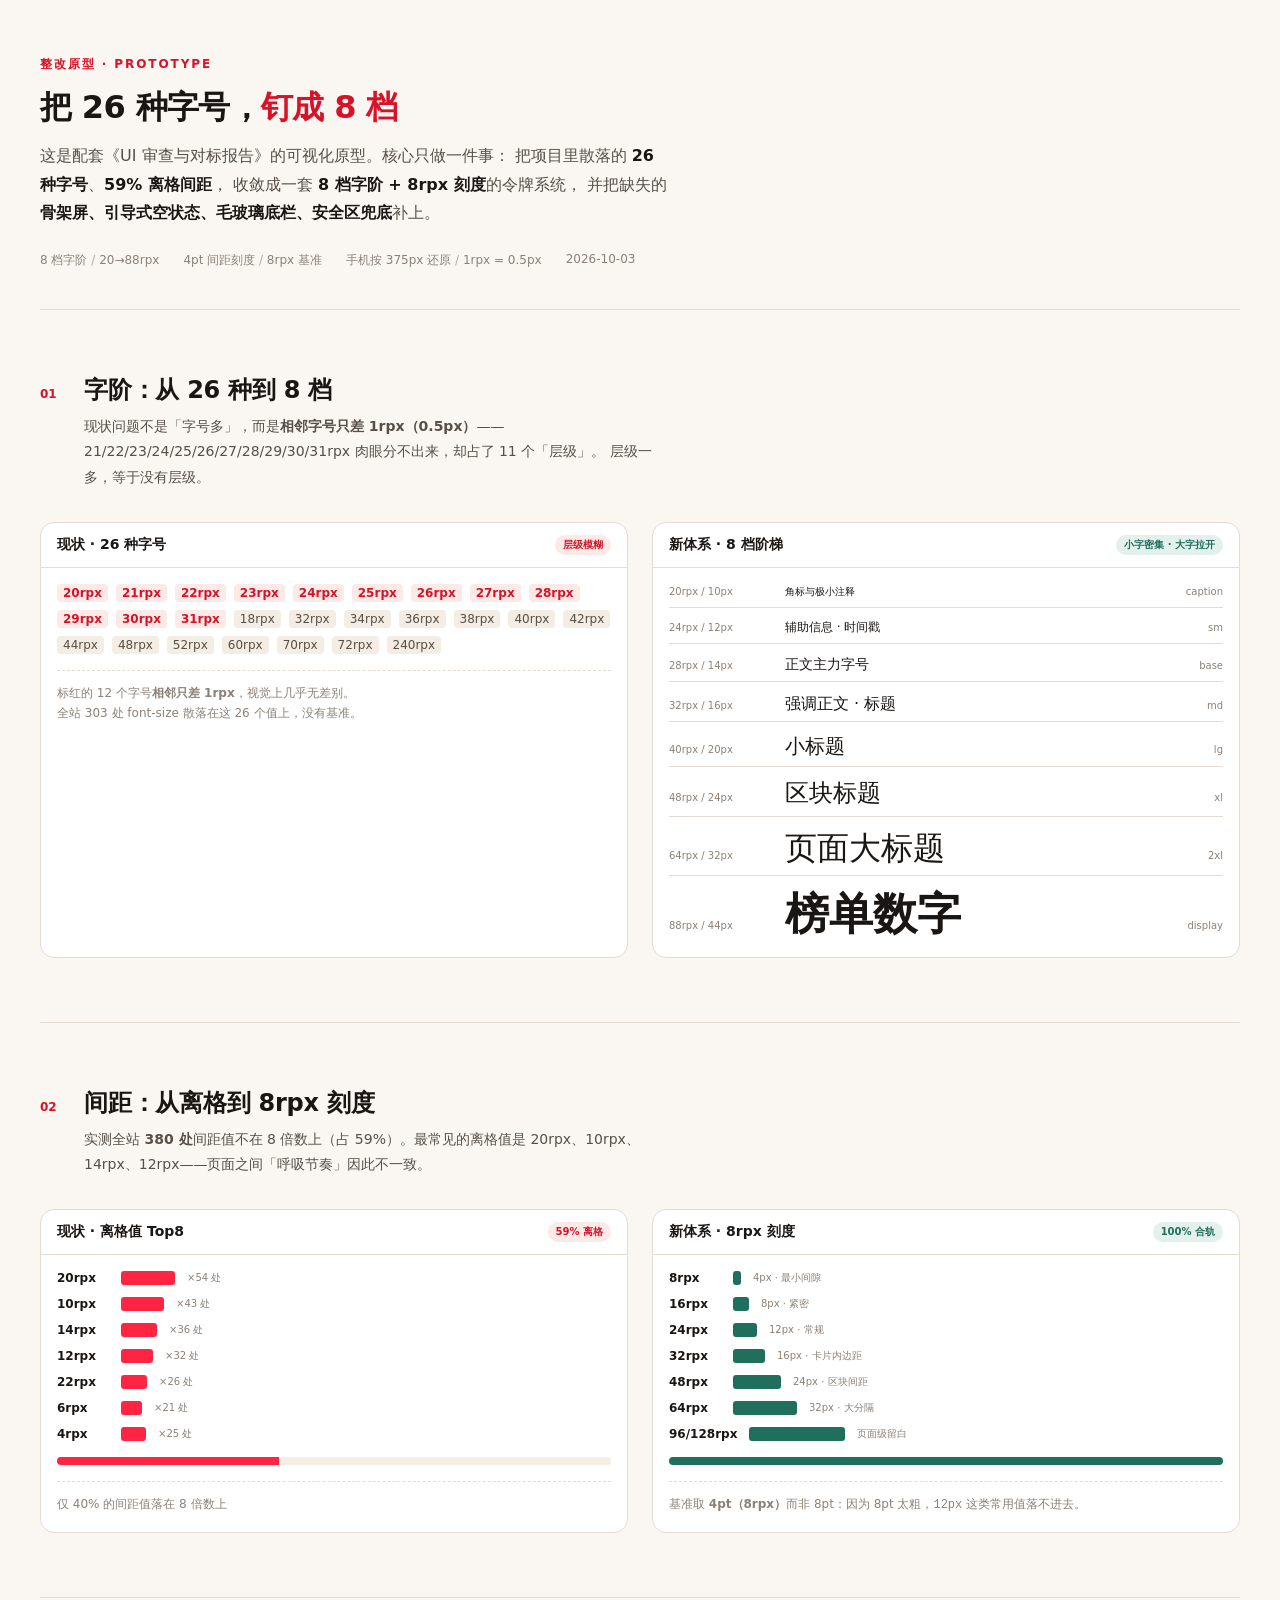
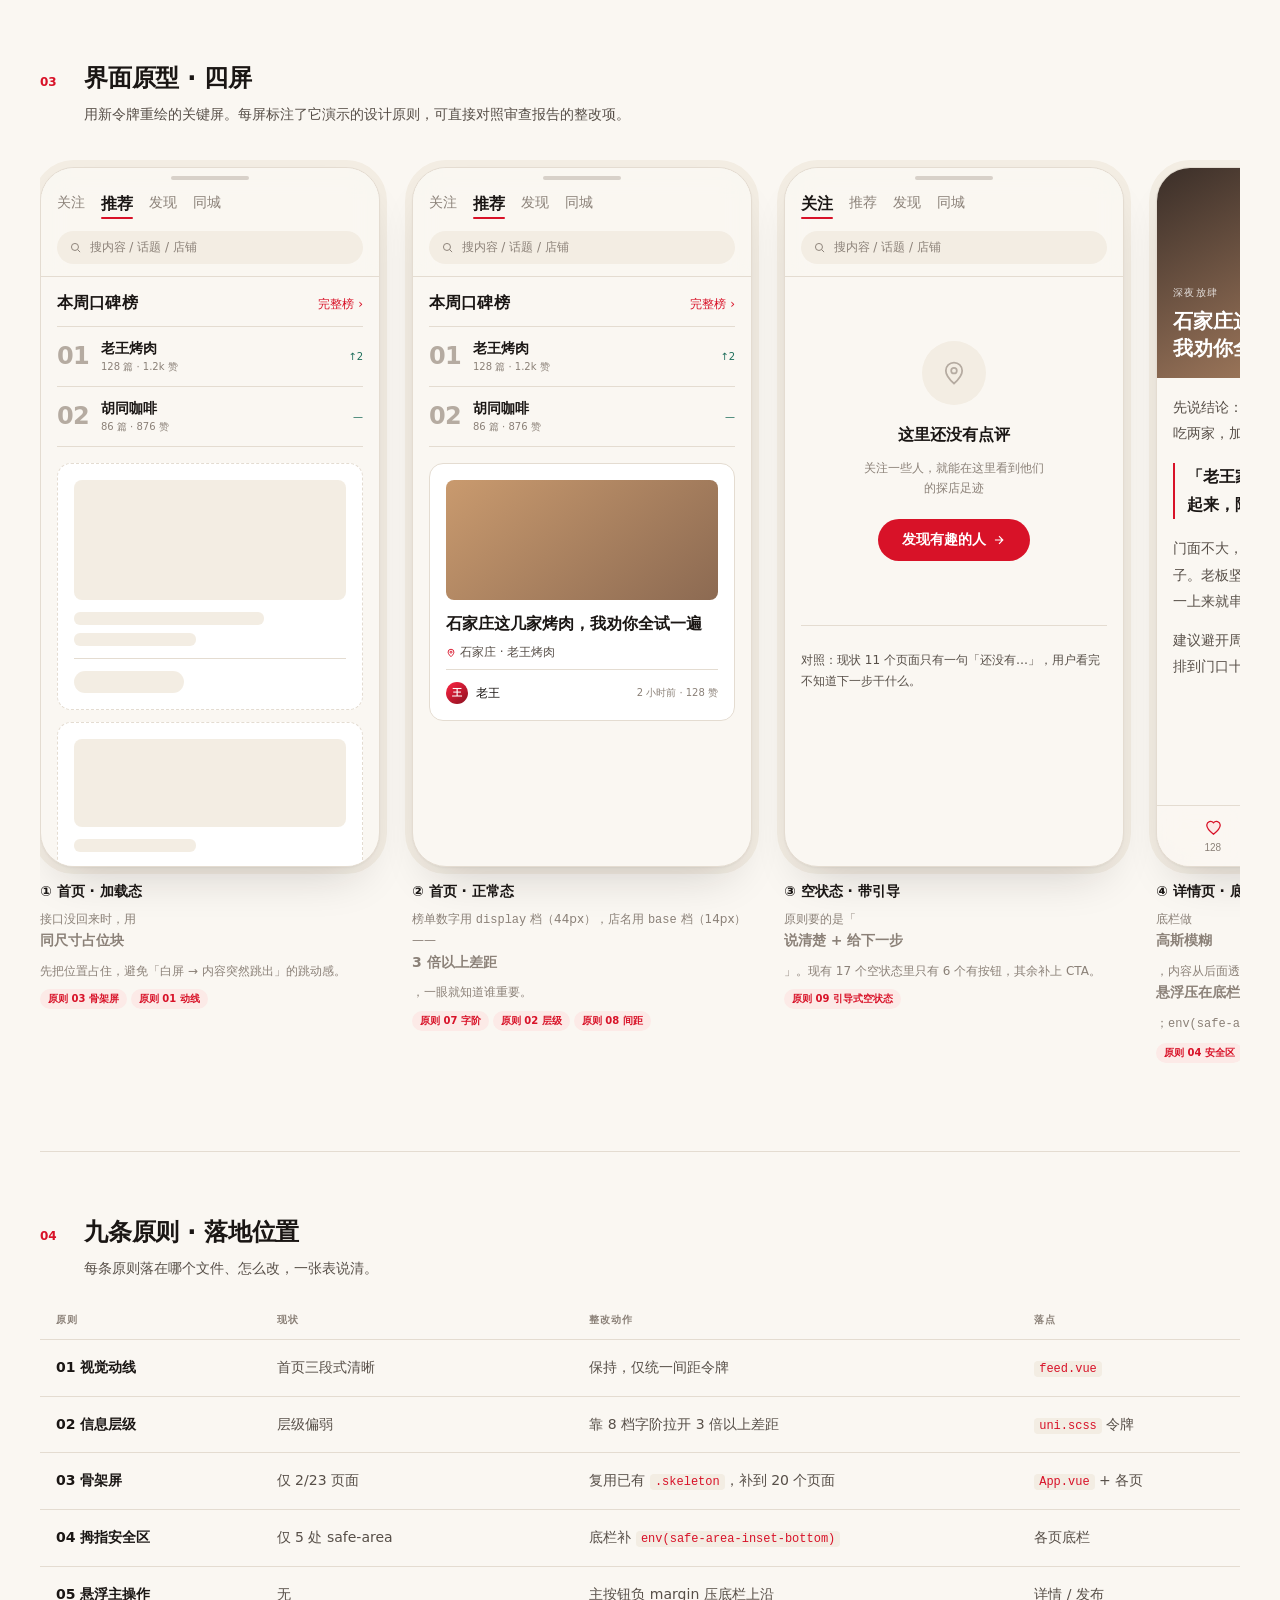
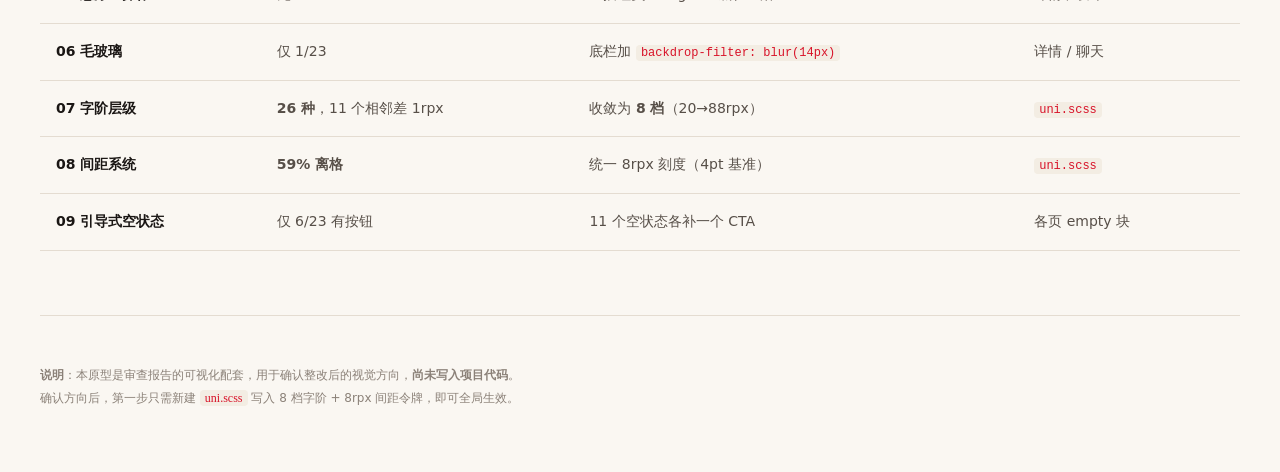
<file: 设计/UI整改原型-9原则落地.html>
<!DOCTYPE html>
<html lang="zh-CN">
<head>
<meta charset="UTF-8">
<meta name="viewport" content="width=device-width, initial-scale=1">
<title>本地点评 · 整改原型（9 原则落地）</title>
<style>
/* ============================================================
   本地点评 · 9 原则整改原型
   设计令牌严格对齐审查报告结论：
     字阶 8 档 / 间距 8rpx 刻度 / 品牌双色红
   手机按 375px 宽还原，rpx → px 比例 1rpx = 0.5px
   ============================================================ */
:root{
  /* —— 8 档字阶（20/24/28/32/40/48/64/88 rpx）—— */
  --fs-caption:10px;      /* 20rpx 角标 */
  --fs-sm:12px;           /* 24rpx 辅助 */
  --fs-base:14px;         /* 28rpx 正文 */
  --fs-md:16px;           /* 32rpx 强调 */
  --fs-lg:20px;           /* 40rpx 小标题 */
  --fs-xl:24px;           /* 48rpx 标题 */
  --fs-2xl:32px;          /* 64rpx 大标题 */
  --fs-display:44px;      /* 88rpx 英雄数字 */

  /* —— 间距：8rpx 刻度 —— */
  --sp-1:4px;   --sp-2:8px;   --sp-3:12px;  --sp-4:16px;
  --sp-5:24px;  --sp-6:32px;  --sp-7:48px;  --sp-8:64px;

  /* —— 品牌与中性（对齐项目 --dp-*）—— */
  --paper:#faf7f2;
  --card:#ffffff;
  --soft:#f3ede3;
  --ink:#1a1614;
  --ink2:#574f48;
  --ink3:#8b8178;
  --ink4:#b5aba1;
  --line:#e4dcd1;
  --brand:#ff2442;
  --brand-deep:#d81228;
  --accent-soft:#fceae7;
  --jade:#1f6f5c;

  --r-md:8px; --r-lg:14px; --r-pill:999px;
  --e-expo:cubic-bezier(0.16,1,0.3,1);
}
*,*::before,*::after{box-sizing:border-box}
body{
  margin:0;background:var(--paper);color:var(--ink);
  font-family:'PingFang SC','Microsoft YaHei',-apple-system,BlinkMacSystemFont,system-ui,sans-serif;
  -webkit-font-smoothing:antialiased;overflow-x:hidden;
}
.wrap{width:min(1200px,100% - 48px);margin-inline:auto}
@media(max-width:720px){.wrap{width:calc(100% - 32px)}}

/* ---------- 头部 ---------- */
header{padding:56px 0 40px;border-bottom:1px solid var(--line)}
.eyebrow{
  font-size:var(--fs-sm);letter-spacing:.16em;text-transform:uppercase;
  color:var(--brand-deep);font-weight:600;margin-bottom:var(--sp-4);
}
h1{font-size:var(--fs-2xl);line-height:1.15;margin:0 0 var(--sp-4);letter-spacing:-.02em}
h1 em{font-style:normal;color:var(--brand-deep)}
.lede{font-size:var(--fs-md);line-height:1.8;color:var(--ink2);max-width:62ch;margin:0}
.lede b{color:var(--ink);font-weight:600}
.meta{
  display:flex;flex-wrap:wrap;gap:var(--sp-2) var(--sp-5);margin-top:var(--sp-5);
  font-size:var(--fs-sm);color:var(--ink3);
}
.meta i{font-style:normal;color:var(--ink4)}

/* ---------- 通用区块 ---------- */
section{padding:var(--sp-8) 0;border-bottom:1px solid var(--line)}
.sec-head{display:flex;align-items:baseline;gap:var(--sp-4);margin-bottom:var(--sp-6)}
.sec-no{
  font-size:var(--fs-sm);font-weight:600;color:var(--brand-deep);
  min-width:28px;font-variant-numeric:tabular-nums;
}
.sec-t{font-size:var(--fs-xl);margin:0;letter-spacing:-.01em}
.sec-d{font-size:var(--fs-base);color:var(--ink2);line-height:1.8;margin:var(--sp-2) 0 0;max-width:64ch}
.tag{
  display:inline-flex;align-items:center;gap:4px;font-size:var(--fs-caption);
  padding:3px 8px;border-radius:var(--r-pill);
  background:var(--accent-soft);color:var(--brand-deep);font-weight:600;
  white-space:nowrap;
}
.tag--ok{background:#e4f0ec;color:var(--jade)}
.tag--bad{background:#fceae7;color:var(--brand-deep)}

/* ---------- 字阶对比 ---------- */
.scale-compare{display:grid;gap:var(--sp-5)}
@media(min-width:900px){.scale-compare{grid-template-columns:1fr 1fr}}
.panel{border:1px solid var(--line);border-radius:var(--r-lg);background:var(--card);overflow:hidden}
.panel-h{
  padding:var(--sp-3) var(--sp-4);border-bottom:1px solid var(--line);
  display:flex;justify-content:space-between;align-items:center;gap:var(--sp-3);
}
.panel-h b{font-size:var(--fs-base)}
.panel-b{padding:var(--sp-4)}

/* 现状：26 种字号挤成一团 */
.mess{display:flex;flex-wrap:wrap;gap:var(--sp-2);align-items:baseline}
.mess span{
  font-size:var(--fs-sm);color:var(--ink2);font-variant-numeric:tabular-nums;
  padding:2px 6px;border-radius:4px;background:var(--soft);
}
.mess span.hot{background:#fceae7;color:var(--brand-deep);font-weight:600}
.mess-note{
  margin-top:var(--sp-4);padding-top:var(--sp-3);border-top:1px dashed var(--line);
  font-size:var(--fs-sm);color:var(--ink3);line-height:1.7;
}

/* 新体系：8 档阶梯 */
.ladder{display:flex;flex-direction:column;gap:var(--sp-3)}
.rung{display:flex;align-items:baseline;gap:var(--sp-3);padding-bottom:var(--sp-2);border-bottom:1px solid var(--line)}
.rung:last-child{border-bottom:0;padding-bottom:0}
.rung-meta{
  font-size:var(--fs-caption);color:var(--ink3);min-width:104px;
  font-variant-numeric:tabular-nums;flex-shrink:0;line-height:1.5;
}
.rung-demo{color:var(--ink);line-height:1.2;white-space:nowrap;overflow:hidden;text-overflow:ellipsis}
.rung-use{font-size:var(--fs-caption);color:var(--ink3);margin-left:auto;flex-shrink:0}

/* ---------- 间距可视化 ---------- */
.grid-demo{display:grid;gap:var(--sp-5)}
@media(min-width:820px){.grid-demo{grid-template-columns:1fr 1fr}}
.bars{display:flex;flex-direction:column;gap:var(--sp-3)}
.bar-row{display:flex;align-items:center;gap:var(--sp-3);font-size:var(--fs-sm);color:var(--ink2)}
.bar-row i{
  display:block;height:14px;border-radius:3px;flex-shrink:0;
  font-variant-numeric:tabular-nums;
}
.bar-row i.ok{background:var(--jade)}
.bar-row i.bad{background:var(--brand)}
.bar-row b{font-variant-numeric:tabular-nums;color:var(--ink);min-width:52px;font-weight:600}
.bar-row span{color:var(--ink3);font-size:var(--fs-caption)}
.progress{height:8px;border-radius:4px;background:var(--soft);overflow:hidden;margin-top:var(--sp-4)}
.progress i{display:block;height:100%;background:var(--brand);width:40%}
.progress.ok i{background:var(--jade);width:100%}

/* ---------- 手机原型 ---------- */
.screens{
  display:flex;gap:var(--sp-6);overflow-x:auto;padding:var(--sp-2) 0 var(--sp-5);
  scroll-snap-type:x mandatory;
}
.screens::-webkit-scrollbar{height:4px}
.screens::-webkit-scrollbar-thumb{background:var(--line);border-radius:2px}
@media(max-width:720px){.screens{margin-inline:-16px;padding-inline:16px}}
.shot{flex-shrink:0;display:flex;flex-direction:column;gap:var(--sp-4);scroll-snap-align:center}
.shot-cap{max-width:340px}
.shot-cap b{display:block;font-size:var(--fs-base);margin-bottom:var(--sp-2)}
.shot-cap p{font-size:var(--fs-sm);color:var(--ink3);line-height:1.7;margin:0}
.shot-cap .tag{margin-top:var(--sp-2);margin-right:4px}

.phone{
  width:340px;height:700px;background:var(--paper);border-radius:34px;
  border:1px solid var(--line);position:relative;overflow:hidden;
  box-shadow:0 1px 2px rgba(26,22,20,.04), 0 24px 48px -20px rgba(26,22,20,.2), 0 0 0 7px var(--soft);
}
.phone::before{
  content:'';position:absolute;top:8px;left:50%;translate:-50% 0;z-index:20;
  width:78px;height:4px;border-radius:2px;background:var(--ink4);opacity:.5;
}
.scr{height:100%;overflow-y:auto;overflow-x:hidden;scrollbar-width:none}
.scr::-webkit-scrollbar{display:none}

/* —— 顶栏（原则01 视觉动线起点）—— */
.topbar{
  position:sticky;top:0;z-index:10;
  padding:26px var(--sp-4) var(--sp-3);
  background:rgba(250,247,242,.86);
  backdrop-filter:blur(12px);
  border-bottom:1px solid var(--line);
}
.seg{display:flex;gap:var(--sp-4);margin-bottom:var(--sp-3)}
.seg span{font-size:var(--fs-base);color:var(--ink3);position:relative;padding-bottom:4px}
.seg span.on{color:var(--ink);font-weight:600;font-size:var(--fs-md)}
.seg span.on::after{
  content:'';position:absolute;left:0;bottom:0;width:100%;height:2px;
  background:var(--brand-deep);border-radius:1px;
}
.sbar{
  display:flex;align-items:center;gap:var(--sp-2);
  background:var(--soft);border-radius:var(--r-pill);
  padding:var(--sp-2) var(--sp-3);
}
.sbar .ic{width:13px;height:13px;stroke:var(--ink3);fill:none;stroke-width:1.8;flex-shrink:0}
.sbar .ph{font-size:var(--fs-sm);color:var(--ink3)}

/* —— 口碑榜（原则02 层级 / 原则07 字阶）—— */
.rank{padding:var(--sp-4) var(--sp-4) 0}
.rank-h{display:flex;justify-content:space-between;align-items:baseline;margin-bottom:var(--sp-3)}
.rank-h b{font-size:var(--fs-md);letter-spacing:.01em}
.rank-h a{font-size:var(--fs-sm);color:var(--brand-deep);font-weight:500;text-decoration:none}
.rank-row{
  display:grid;grid-template-columns:32px 1fr auto;gap:var(--sp-3);align-items:center;
  padding:var(--sp-3) 0;border-top:1px solid var(--line);
}
.rank-row:last-child{border-bottom:1px solid var(--line)}
.rank-no{
  font-size:var(--fs-xl);font-weight:700;line-height:.85;color:var(--ink4);
  font-variant-numeric:lining-nums;letter-spacing:-.03em;
}
.rank-row:first-child .rank-no{color:var(--brand-deep)}
.rank-nm{font-size:var(--fs-base);font-weight:600;line-height:1.35}
.rank-sb{font-size:var(--fs-caption);color:var(--ink3);margin-top:2px;font-variant-numeric:tabular-nums}
.rank-v{font-size:var(--fs-caption);color:var(--jade);font-variant-numeric:tabular-nums}

/* —— 内容流卡片（原则08 间距）—— */
.feed{padding:var(--sp-4)}
.feed-item{padding:var(--sp-4);border:1px solid var(--line);border-radius:var(--r-lg);background:var(--card);margin-bottom:var(--sp-3)}
.feed-cover{
  height:120px;border-radius:var(--r-md);margin-bottom:var(--sp-3);
  background:linear-gradient(140deg,#c99a6e,#8c6a52);
}
.feed-title{font-size:var(--fs-md);font-weight:600;line-height:1.45;margin:0 0 var(--sp-2)}
.feed-poi{
  display:inline-flex;align-items:center;gap:4px;font-size:var(--fs-sm);color:var(--ink2);
  margin-bottom:var(--sp-2);
}
.feed-poi svg{width:10px;height:10px;stroke:var(--brand-deep);fill:none;stroke-width:2.2}
.feed-by{display:flex;align-items:center;gap:var(--sp-2);padding-top:var(--sp-3);border-top:1px solid var(--line)}
.avatar{
  width:22px;height:22px;border-radius:var(--r-pill);flex-shrink:0;
  background:linear-gradient(140deg,var(--brand),#8a1020);
  display:grid;place-items:center;color:#fff;font-size:var(--fs-caption);font-weight:600;
}
.feed-nm{font-size:var(--fs-sm);font-weight:500}
.feed-mt{margin-left:auto;font-size:var(--fs-caption);color:var(--ink3);font-variant-numeric:tabular-nums}

/* —— 骨架屏（原则03）—— */
.sk{
  background:linear-gradient(90deg,#f3ede3 25%,#eae2d6 37%,#f3ede3 63%);
  background-size:400% 100%;animation:sk 1.2s ease infinite;border-radius:6px;
}
@keyframes sk{0%{background-position:100% 50%}100%{background-position:0 50%}}
.sk-cover{height:120px;border-radius:var(--r-md);margin-bottom:var(--sp-3)}
.sk-line{height:13px;margin-bottom:var(--sp-2)}
.sk-line.w70{width:70%}
.sk-line.w45{width:45%}

/* —— 空状态（原则09）—— */
.empty{
  padding:var(--sp-8) var(--sp-5);text-align:center;
  display:flex;flex-direction:column;align-items:center;gap:var(--sp-3);
}
.empty-ic{
  width:64px;height:64px;border-radius:var(--r-pill);background:var(--soft);
  display:grid;place-items:center;margin-bottom:var(--sp-2);
}
.empty-ic svg{width:28px;height:28px;stroke:var(--ink4);fill:none;stroke-width:1.5}
.empty-t{font-size:var(--fs-md);font-weight:600;color:var(--ink)}
.empty-d{font-size:var(--fs-sm);color:var(--ink3);line-height:1.7;max-width:24ch;margin:0}
.btn{
  display:inline-flex;align-items:center;gap:6px;
  padding:var(--sp-3) var(--sp-5);border-radius:var(--r-pill);
  font-size:var(--fs-base);font-weight:600;border:0;cursor:pointer;
  background:var(--brand-deep);color:#fff;margin-top:var(--sp-2);
  transition:transform .24s var(--e-expo);
}
.btn:active{transform:scale(.97)}
.btn--line{background:transparent;color:var(--ink2);border:1px solid var(--line)}

/* —— 详情页（原则04/05/06）—— */
.hero{
  height:210px;position:relative;
  background:linear-gradient(150deg,#3a2e28,#8c6a52 55%,#c99a6e);
}
.hero-txt{position:absolute;left:var(--sp-4);right:var(--sp-4);bottom:var(--sp-4);color:#fff}
.hero-kicker{font-size:var(--fs-caption);letter-spacing:.14em;opacity:.8;margin-bottom:var(--sp-2);text-transform:uppercase}
.hero h3{font-size:var(--fs-lg);line-height:1.35;margin:0;font-weight:700}
.detail-body{padding:var(--sp-4) var(--sp-4) 96px}
.detail-body p{font-size:var(--fs-base);line-height:1.9;color:var(--ink2);margin:0 0 var(--sp-3)}
.quote{
  margin:var(--sp-4) 0;padding-left:var(--sp-3);border-left:2px solid var(--brand-deep);
  font-size:var(--fs-md);font-weight:600;line-height:1.75;color:var(--ink);
}
/* 毛玻璃底栏 + 安全区（原则04/06） */
.actionbar{
  position:absolute;left:0;right:0;bottom:0;z-index:15;
  display:grid;grid-template-columns:repeat(3,1fr);
  background:rgba(250,247,242,.82);
  backdrop-filter:saturate(1.6) blur(14px);
  -webkit-backdrop-filter:saturate(1.6) blur(14px);
  border-top:1px solid var(--line);
  padding-bottom:constant(safe-area-inset-bottom);
  padding-bottom:env(safe-area-inset-bottom);
}
.actionbar button{
  padding:var(--sp-3) 0;display:grid;gap:3px;justify-items:center;
  background:none;border:0;cursor:pointer;
}
.actionbar svg{width:19px;height:19px;stroke:var(--ink2);fill:none;stroke-width:1.6}
.actionbar button:first-child svg{stroke:var(--brand-deep);fill:var(--accent-soft)}
.actionbar span{font-size:var(--fs-caption);color:var(--ink3);font-variant-numeric:tabular-nums}
/* 悬浮主操作（原则05）：负 margin 压住底栏上沿 */
.fab{
  position:absolute;right:var(--sp-4);bottom:64px;z-index:16;
  height:44px;padding:0 var(--sp-5);border-radius:var(--r-pill);
  background:var(--brand-deep);color:#fff;border:0;cursor:pointer;
  font-size:var(--fs-base);font-weight:600;
  display:inline-flex;align-items:center;gap:6px;
  box-shadow:0 8px 20px -6px rgba(216,18,40,.5);
  transition:transform .24s var(--e-expo);
}
.fab:active{transform:scale(.96)}
.fab svg{width:15px;height:15px;stroke:#fff;fill:none;stroke-width:2}
/* 悬浮按钮的提示线 */
.fab-hint{
  position:absolute;right:var(--sp-4);bottom:112px;z-index:16;
  font-size:var(--fs-caption);color:#fff;
  background:rgba(26,22,20,.72);padding:3px 8px;border-radius:var(--r-pill);
}

/* ---------- 落地对照表 ---------- */
.tbl-scroll{overflow-x:auto}
table{width:100%;border-collapse:collapse;font-size:var(--fs-base)}
th{
  text-align:left;padding:0 var(--sp-4) var(--sp-3);
  font-size:var(--fs-caption);letter-spacing:.1em;text-transform:uppercase;
  color:var(--ink3);font-weight:600;border-bottom:1px solid var(--line);
}
td{padding:var(--sp-4);border-bottom:1px solid var(--line);vertical-align:top;color:var(--ink2);line-height:1.7}
td:first-child{color:var(--ink);font-weight:600;white-space:nowrap}
td code{
  font-family:ui-monospace,'Cascadia Mono',Menlo,Consolas,monospace;font-size:var(--fs-sm);
  background:var(--soft);padding:1px 5px;border-radius:4px;color:var(--brand-deep);
}

footer{padding:var(--sp-7) 0 var(--sp-8)}
footer p{font-size:var(--fs-sm);color:var(--ink3);line-height:1.9;margin:0}

@media(prefers-reduced-motion:reduce){
  *{animation-duration:.01ms!important;transition-duration:.01ms!important}
}
</style>
</head>
<body>

<div class="wrap">
  <header>
    <div class="eyebrow">整改原型 · Prototype</div>
    <h1>把 26 种字号，<em>钉成 8 档</em></h1>
    <p class="lede">
      这是配套《UI 审查与对标报告》的可视化原型。核心只做一件事：
      把项目里散落的 <b>26 种字号</b>、<b>59% 离格间距</b>，
      收敛成一套 <b>8 档字阶 + 8rpx 刻度</b>的令牌系统，
      并把缺失的<b>骨架屏、引导式空状态、毛玻璃底栏、安全区兜底</b>补上。
    </p>
    <div class="meta">
      <span>8 档字阶 <i>/</i> 20→88rpx</span>
      <span>4pt 间距刻度 <i>/</i> 8rpx 基准</span>
      <span>手机按 375px 还原 <i>/</i> 1rpx = 0.5px</span>
      <span>2026-10-03</span>
    </div>
  </header>

  <!-- ========== 1 字阶 ========== -->
  <section>
    <div class="sec-head">
      <span class="sec-no">01</span>
      <div>
        <h2 class="sec-t">字阶：从 26 种到 8 档</h2>
        <p class="sec-d">
          现状问题不是「字号多」，而是<b>相邻字号只差 1rpx（0.5px）</b>——
          21/22/23/24/25/26/27/28/29/30/31rpx 肉眼分不出来，却占了 11 个「层级」。
          层级一多，等于没有层级。
        </p>
      </div>
    </div>

    <div class="scale-compare">
      <div class="panel">
        <div class="panel-h">
          <b>现状 · 26 种字号</b>
          <span class="tag tag--bad">层级模糊</span>
        </div>
        <div class="panel-b">
          <div class="mess">
            <span class="hot">20rpx</span><span class="hot">21rpx</span><span class="hot">22rpx</span>
            <span class="hot">23rpx</span><span class="hot">24rpx</span><span class="hot">25rpx</span>
            <span class="hot">26rpx</span><span class="hot">27rpx</span><span class="hot">28rpx</span>
            <span class="hot">29rpx</span><span class="hot">30rpx</span><span class="hot">31rpx</span>
            <span>18rpx</span><span>32rpx</span><span>34rpx</span><span>36rpx</span>
            <span>38rpx</span><span>40rpx</span><span>42rpx</span><span>44rpx</span>
            <span>48rpx</span><span>52rpx</span><span>60rpx</span><span>70rpx</span>
            <span>72rpx</span><span>240rpx</span>
          </div>
          <div class="mess-note">
            标红的 12 个字号<b>相邻只差 1rpx</b>，视觉上几乎无差别。<br>
            全站 303 处 font-size 散落在这 26 个值上，没有基准。
          </div>
        </div>
      </div>

      <div class="panel">
        <div class="panel-h">
          <b>新体系 · 8 档阶梯</b>
          <span class="tag tag--ok">小字密集 · 大字拉开</span>
        </div>
        <div class="panel-b">
          <div class="ladder">
            <div class="rung">
              <span class="rung-meta">20rpx / 10px</span>
              <span class="rung-demo" style="font-size:10px">角标与极小注释</span>
              <span class="rung-use">caption</span>
            </div>
            <div class="rung">
              <span class="rung-meta">24rpx / 12px</span>
              <span class="rung-demo" style="font-size:12px">辅助信息 · 时间戳</span>
              <span class="rung-use">sm</span>
            </div>
            <div class="rung">
              <span class="rung-meta">28rpx / 14px</span>
              <span class="rung-demo" style="font-size:14px">正文主力字号</span>
              <span class="rung-use">base</span>
            </div>
            <div class="rung">
              <span class="rung-meta">32rpx / 16px</span>
              <span class="rung-demo" style="font-size:16px">强调正文 · 标题</span>
              <span class="rung-use">md</span>
            </div>
            <div class="rung">
              <span class="rung-meta">40rpx / 20px</span>
              <span class="rung-demo" style="font-size:20px">小标题</span>
              <span class="rung-use">lg</span>
            </div>
            <div class="rung">
              <span class="rung-meta">48rpx / 24px</span>
              <span class="rung-demo" style="font-size:24px">区块标题</span>
              <span class="rung-use">xl</span>
            </div>
            <div class="rung">
              <span class="rung-meta">64rpx / 32px</span>
              <span class="rung-demo" style="font-size:32px">页面大标题</span>
              <span class="rung-use">2xl</span>
            </div>
            <div class="rung">
              <span class="rung-meta">88rpx / 44px</span>
              <span class="rung-demo" style="font-size:44px;font-weight:700">榜单数字</span>
              <span class="rung-use">display</span>
            </div>
          </div>
        </div>
      </div>
    </div>
  </section>

  <!-- ========== 2 间距 ========== -->
  <section>
    <div class="sec-head">
      <span class="sec-no">02</span>
      <div>
        <h2 class="sec-t">间距：从离格到 8rpx 刻度</h2>
        <p class="sec-d">
          实测全站 <b>380 处</b>间距值不在 8 倍数上（占 59%）。最常见的离格值是
          20rpx、10rpx、14rpx、12rpx——页面之间「呼吸节奏」因此不一致。
        </p>
      </div>
    </div>

    <div class="grid-demo">
      <div class="panel">
        <div class="panel-h"><b>现状 · 离格值 Top8</b><span class="tag tag--bad">59% 离格</span></div>
        <div class="panel-b">
          <div class="bars">
            <div class="bar-row"><b>20rpx</b><i class="bad" style="width:54px"></i><span>×54 处</span></div>
            <div class="bar-row"><b>10rpx</b><i class="bad" style="width:43px"></i><span>×43 处</span></div>
            <div class="bar-row"><b>14rpx</b><i class="bad" style="width:36px"></i><span>×36 处</span></div>
            <div class="bar-row"><b>12rpx</b><i class="bad" style="width:32px"></i><span>×32 处</span></div>
            <div class="bar-row"><b>22rpx</b><i class="bad" style="width:26px"></i><span>×26 处</span></div>
            <div class="bar-row"><b>6rpx</b><i class="bad" style="width:21px"></i><span>×21 处</span></div>
            <div class="bar-row"><b>4rpx</b><i class="bad" style="width:25px"></i><span>×25 处</span></div>
          </div>
          <div class="progress"><i></i></div>
          <div class="mess-note">仅 40% 的间距值落在 8 倍数上</div>
        </div>
      </div>

      <div class="panel">
        <div class="panel-h"><b>新体系 · 8rpx 刻度</b><span class="tag tag--ok">100% 合轨</span></div>
        <div class="panel-b">
          <div class="bars">
            <div class="bar-row"><b>8rpx</b><i class="ok" style="width:8px"></i><span>4px · 最小间隙</span></div>
            <div class="bar-row"><b>16rpx</b><i class="ok" style="width:16px"></i><span>8px · 紧密</span></div>
            <div class="bar-row"><b>24rpx</b><i class="ok" style="width:24px"></i><span>12px · 常规</span></div>
            <div class="bar-row"><b>32rpx</b><i class="ok" style="width:32px"></i><span>16px · 卡片内边距</span></div>
            <div class="bar-row"><b>48rpx</b><i class="ok" style="width:48px"></i><span>24px · 区块间距</span></div>
            <div class="bar-row"><b>64rpx</b><i class="ok" style="width:64px"></i><span>32px · 大分隔</span></div>
            <div class="bar-row"><b>96/128rpx</b><i class="ok" style="width:96px"></i><span>页面级留白</span></div>
          </div>
          <div class="progress ok"><i></i></div>
          <div class="mess-note">
            基准取 <b>4pt（8rpx）</b>而非 8pt：因为 8pt 太粗，<code>12px</code> 这类常用值落不进去。
          </div>
        </div>
      </div>
    </div>
  </section>

  <!-- ========== 3 手机原型 ========== -->
  <section>
    <div class="sec-head">
      <span class="sec-no">03</span>
      <div>
        <h2 class="sec-t">界面原型 · 四屏</h2>
        <p class="sec-d">
          用新令牌重绘的关键屏。每屏标注了它演示的设计原则，可直接对照审查报告的整改项。
        </p>
      </div>
    </div>

    <div class="screens">

      <!-- 屏1：加载态（骨架屏） -->
      <div class="shot">
        <div class="phone">
          <div class="scr">
            <div class="topbar">
              <div class="seg">
                <span>关注</span><span class="on">推荐</span><span>发现</span><span>同城</span>
              </div>
              <div class="sbar">
                <svg class="ic" viewBox="0 0 24 24"><circle cx="11" cy="11" r="6.5"/><path d="M16 16l4.5 4.5"/></svg>
                <span class="ph">搜内容 / 话题 / 店铺</span>
              </div>
            </div>
            <div class="rank">
              <div class="rank-h"><b>本周口碑榜</b><a>完整榜 ›</a></div>
              <div class="rank-row">
                <span class="rank-no">01</span>
                <div><div class="rank-nm">老王烤肉</div><div class="rank-sb">128 篇 · 1.2k 赞</div></div>
                <div class="rank-v">↑2</div>
              </div>
              <div class="rank-row">
                <span class="rank-no">02</span>
                <div><div class="rank-nm">胡同咖啡</div><div class="rank-sb">86 篇 · 876 赞</div></div>
                <div class="rank-v">—</div>
              </div>
            </div>
            <!-- 骨架屏（原则03） -->
            <div class="feed">
              <div class="feed-item" style="border-style:dashed">
                <div class="sk sk-cover"></div>
                <div class="sk sk-line w70"></div>
                <div class="sk sk-line w45"></div>
                <div style="border-top:1px solid var(--line);padding-top:var(--sp-3);margin-top:var(--sp-3)">
                  <div class="sk" style="height:22px;width:110px;border-radius:999px"></div>
                </div>
              </div>
              <div class="feed-item" style="border-style:dashed">
                <div class="sk sk-cover" style="height:88px"></div>
                <div class="sk sk-line w45"></div>
              </div>
            </div>
          </div>
        </div>
        <div class="shot-cap">
          <b>① 首页 · 加载态</b>
          <p>接口没回来时，用<b>同尺寸占位块</b>先把位置占住，避免「白屏 → 内容突然跳出」的跳动感。</p>
          <span class="tag">原则 03 骨架屏</span><span class="tag">原则 01 动线</span>
        </div>
      </div>

      <!-- 屏2：正常态 -->
      <div class="shot">
        <div class="phone">
          <div class="scr">
            <div class="topbar">
              <div class="seg">
                <span>关注</span><span class="on">推荐</span><span>发现</span><span>同城</span>
              </div>
              <div class="sbar">
                <svg class="ic" viewBox="0 0 24 24"><circle cx="11" cy="11" r="6.5"/><path d="M16 16l4.5 4.5"/></svg>
                <span class="ph">搜内容 / 话题 / 店铺</span>
              </div>
            </div>
            <div class="rank">
              <div class="rank-h"><b>本周口碑榜</b><a>完整榜 ›</a></div>
              <div class="rank-row">
                <span class="rank-no">01</span>
                <div><div class="rank-nm">老王烤肉</div><div class="rank-sb">128 篇 · 1.2k 赞</div></div>
                <div class="rank-v">↑2</div>
              </div>
              <div class="rank-row">
                <span class="rank-no">02</span>
                <div><div class="rank-nm">胡同咖啡</div><div class="rank-sb">86 篇 · 876 赞</div></div>
                <div class="rank-v">—</div>
              </div>
            </div>
            <div class="feed">
              <div class="feed-item">
                <div class="feed-cover"></div>
                <h4 class="feed-title">石家庄这几家烤肉，我劝你全试一遍</h4>
                <span class="feed-poi">
                  <svg viewBox="0 0 24 24"><path d="M12 21s7-6.3 7-11a7 7 0 10-14 0c0 4.7 7 11 7 11z"/><circle cx="12" cy="10" r="2.4"/></svg>
                  石家庄 · 老王烤肉
                </span>
                <div class="feed-by">
                  <span class="avatar">王</span>
                  <span class="feed-nm">老王</span>
                  <span class="feed-mt">2 小时前 · 128 赞</span>
                </div>
              </div>
            </div>
          </div>
        </div>
        <div class="shot-cap">
          <b>② 首页 · 正常态</b>
          <p>榜单数字用 <code>display</code> 档（44px），店名用 <code>base</code> 档（14px）——<b>3 倍以上差距</b>，一眼就知道谁重要。</p>
          <span class="tag">原则 07 字阶</span><span class="tag">原则 02 层级</span><span class="tag">原则 08 间距</span>
        </div>
      </div>

      <!-- 屏3：空状态 -->
      <div class="shot">
        <div class="phone">
          <div class="scr">
            <div class="topbar">
              <div class="seg">
                <span class="on">关注</span><span>推荐</span><span>发现</span><span>同城</span>
              </div>
              <div class="sbar">
                <svg class="ic" viewBox="0 0 24 24"><circle cx="11" cy="11" r="6.5"/><path d="M16 16l4.5 4.5"/></svg>
                <span class="ph">搜内容 / 话题 / 店铺</span>
              </div>
            </div>
            <!-- 引导式空状态（原则09） -->
            <div class="empty">
              <div class="empty-ic">
                <svg viewBox="0 0 24 24"><path d="M12 21s7-6.3 7-11a7 7 0 10-14 0c0 4.7 7 11 7 11z"/><circle cx="12" cy="10" r="2.4"/></svg>
              </div>
              <div class="empty-t">这里还没有点评</div>
              <p class="empty-d">关注一些人，就能在这里看到他们的探店足迹</p>
              <button class="btn">
                发现有趣的人
                <svg viewBox="0 0 24 24" style="width:14px;height:14px;stroke:#fff;fill:none;stroke-width:2"><path d="M5 12h13M12 5.5l6.5 6.5-6.5 6.5"/></svg>
              </button>
            </div>
            <div style="padding:0 var(--sp-4)">
              <div style="border-top:1px solid var(--line);padding-top:var(--sp-4)">
                <div class="sec-d" style="font-size:var(--fs-sm)">
                  对照：现状 11 个页面只有一句「还没有…」，用户看完不知道下一步干什么。
                </div>
              </div>
            </div>
          </div>
        </div>
        <div class="shot-cap">
          <b>③ 空状态 · 带引导</b>
          <p>原则要的是「<b>说清楚 + 给下一步</b>」。现有 17 个空状态里只有 6 个有按钮，其余补上 CTA。</p>
          <span class="tag">原则 09 引导式空状态</span>
        </div>
      </div>

      <!-- 屏4：详情页 -->
      <div class="shot">
        <div class="phone">
          <div class="scr" style="position:relative">
            <div class="hero">
              <div class="hero-txt">
                <div class="hero-kicker">深夜放肆</div>
                <h3>石家庄这几家烤肉<br>我劝你全试一遍</h3>
              </div>
            </div>
            <div class="detail-body">
              <p>先说结论：如果你只能吃一家，去老王。如果能吃两家，加上南门涮肉。</p>
              <div class="quote">「老王家的五花肉肥瘦刚好，炭火声一响起来，隔壁桌都得让位。」</div>
              <p>门面不大，进去左手边是切肉台，右手边六张桌子。老板坚持用果木炭，说他试过蜂窝煤，「烟一上来就串味了」。</p>
              <p>建议避开周末晚高峰。上次我六点一刻到，已经排到门口十二桌。</p>
            </div>
            <div class="fab-hint">← 主操作悬浮压栏</div>
            <button class="fab">
              <svg viewBox="0 0 24 24"><path d="M12 6.5v11M6.5 12h11"/></svg>
              写点评
            </button>
            <div class="actionbar">
              <button>
                <svg viewBox="0 0 24 24"><path d="M12 20.5S3.5 14 3.5 8.9A4.9 4.9 0 0112 6a4.9 4.9 0 018.5 2.9c0 5.1-8.5 11.6-8.5 11.6z"/></svg>
                <span>128</span>
              </button>
              <button>
                <svg viewBox="0 0 24 24"><path d="M20.5 12c0 4.1-3.8 7.5-8.5 7.5-1 0-2-.2-2.9-.5L4 20.5l1.6-4.4A7.2 7.2 0 013.5 12C3.5 7.9 7.3 4.5 12 4.5s8.5 3.4 8.5 7.5z"/></svg>
                <span>42</span>
              </button>
              <button>
                <svg viewBox="0 0 24 24"><path d="M6.5 3.5h11a1 1 0 011 1v16l-6.5-4-6.5 4v-16a1 1 0 011-1z"/></svg>
                <span>收藏</span>
              </button>
            </div>
          </div>
        </div>
        <div class="shot-cap">
          <b>④ 详情页 · 底栏</b>
          <p>底栏做<b>高斯模糊</b>，内容从后面透出来；主操作<b>悬浮压在底栏上沿</b>；<code>env(safe-area-inset-bottom)</code> 兜住全面屏。</p>
          <span class="tag">原则 04 安全区</span><span class="tag">原则 05 悬浮按钮</span><span class="tag">原则 06 毛玻璃</span>
        </div>
      </div>

    </div>
  </section>

  <!-- ========== 4 落地对照 ========== -->
  <section>
    <div class="sec-head">
      <span class="sec-no">04</span>
      <div>
        <h2 class="sec-t">九条原则 · 落地位置</h2>
        <p class="sec-d">每条原则落在哪个文件、怎么改，一张表说清。</p>
      </div>
    </div>
    <div class="tbl-scroll">
      <table>
        <thead>
          <tr><th>原则</th><th>现状</th><th>整改动作</th><th>落点</th></tr>
        </thead>
        <tbody>
          <tr>
            <td>01 视觉动线</td>
            <td>首页三段式清晰</td>
            <td>保持，仅统一间距令牌</td>
            <td><code>feed.vue</code></td>
          </tr>
          <tr>
            <td>02 信息层级</td>
            <td>层级偏弱</td>
            <td>靠 8 档字阶拉开 3 倍以上差距</td>
            <td><code>uni.scss</code> 令牌</td>
          </tr>
          <tr>
            <td>03 骨架屏</td>
            <td>仅 2/23 页面</td>
            <td>复用已有 <code>.skeleton</code>，补到 20 个页面</td>
            <td><code>App.vue</code> + 各页</td>
          </tr>
          <tr>
            <td>04 拇指安全区</td>
            <td>仅 5 处 safe-area</td>
            <td>底栏补 <code>env(safe-area-inset-bottom)</code></td>
            <td>各页底栏</td>
          </tr>
          <tr>
            <td>05 悬浮主操作</td>
            <td>无</td>
            <td>主按钮负 margin 压底栏上沿</td>
            <td>详情 / 发布</td>
          </tr>
          <tr>
            <td>06 毛玻璃</td>
            <td>仅 1/23</td>
            <td>底栏加 <code>backdrop-filter: blur(14px)</code></td>
            <td>详情 / 聊天</td>
          </tr>
          <tr>
            <td>07 字阶层级</td>
            <td><b>26 种</b>，11 个相邻差 1rpx</td>
            <td>收敛为 <b>8 档</b>（20→88rpx）</td>
            <td><code>uni.scss</code></td>
          </tr>
          <tr>
            <td>08 间距系统</td>
            <td><b>59% 离格</b></td>
            <td>统一 8rpx 刻度（4pt 基准）</td>
            <td><code>uni.scss</code></td>
          </tr>
          <tr>
            <td>09 引导式空状态</td>
            <td>仅 6/23 有按钮</td>
            <td>11 个空状态各补一个 CTA</td>
            <td>各页 empty 块</td>
          </tr>
        </tbody>
      </table>
    </div>
  </section>

  <footer>
    <p>
      <b>说明</b>：本原型是审查报告的可视化配套，用于确认整改后的视觉方向，<b>尚未写入项目代码</b>。<br>
      确认方向后，第一步只需新建 <code style="font-family:ui-monospace;font-size:12px;background:#f3ede3;padding:1px 5px;border-radius:4px;color:#d81228">uni.scss</code>
      写入 8 档字阶 + 8rpx 间距令牌，即可全局生效。
    </p>
  </footer>
</div>

</body>
</html>
</file>
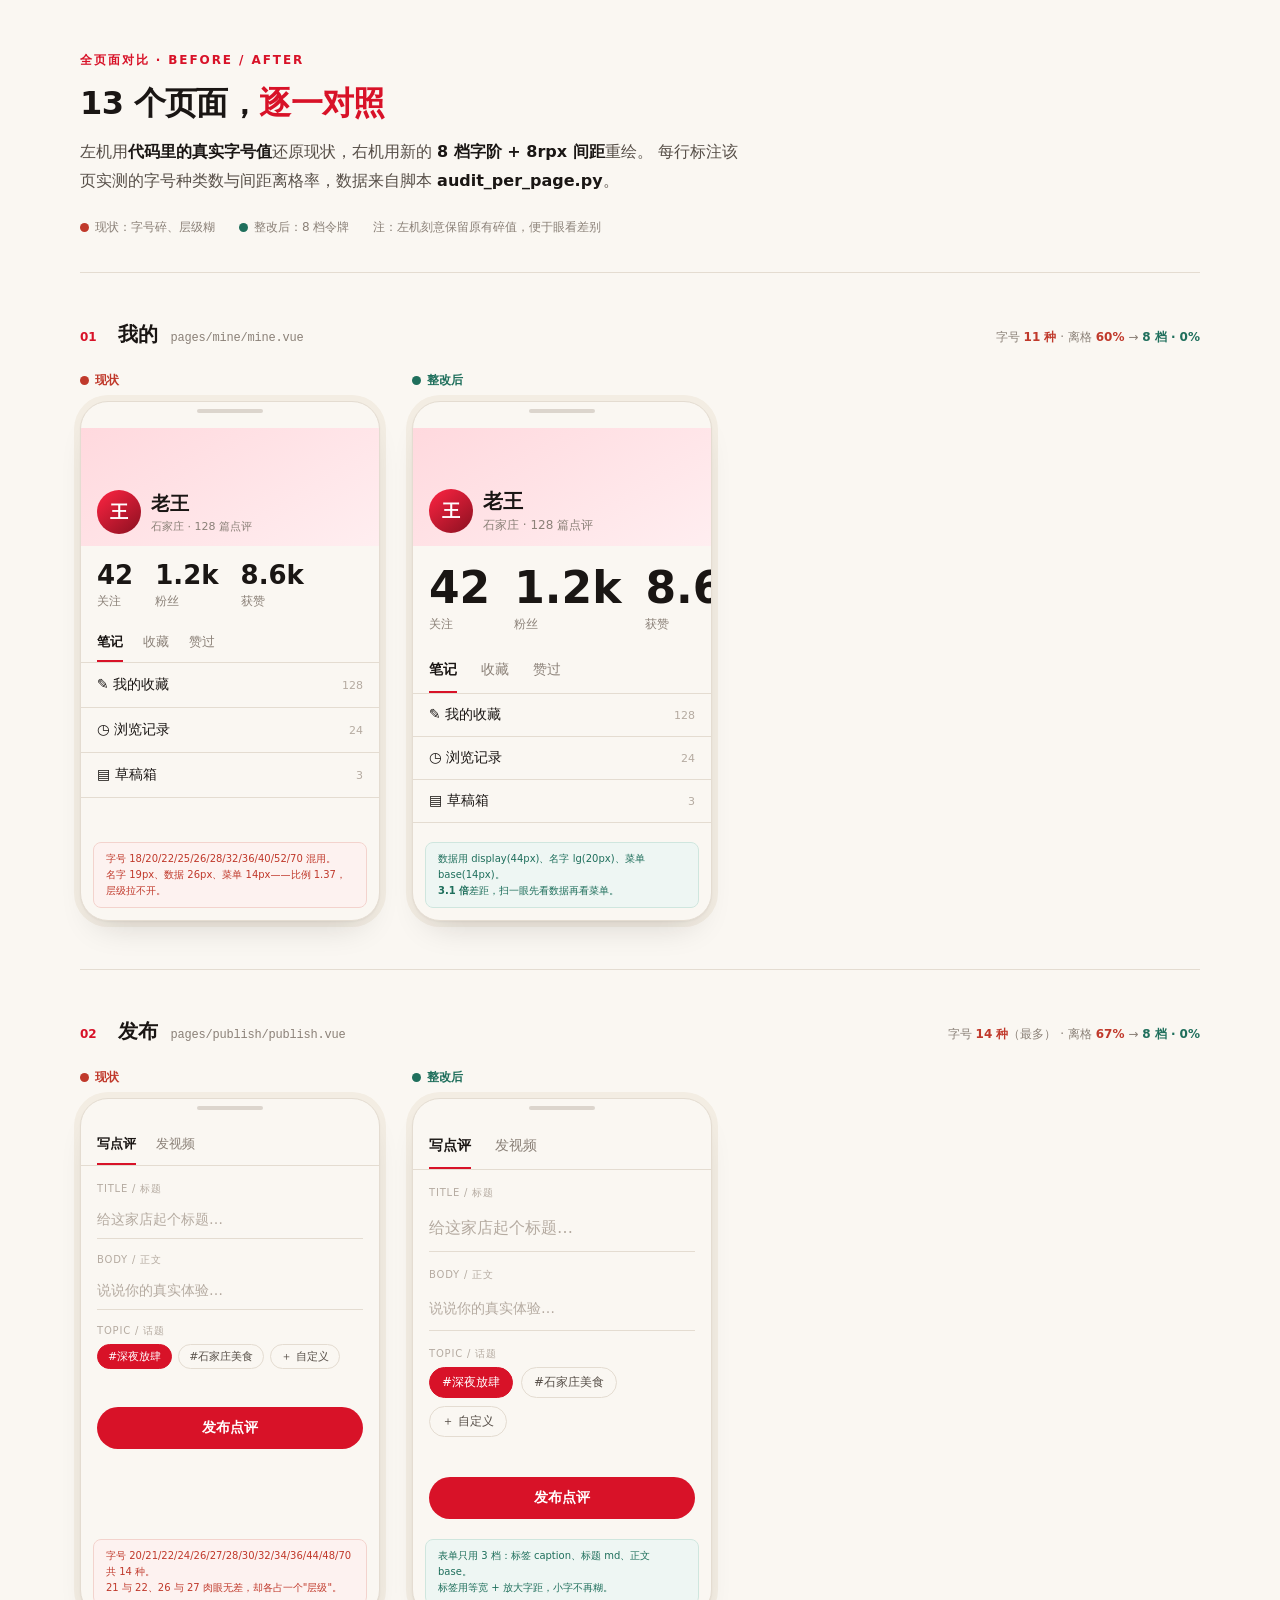
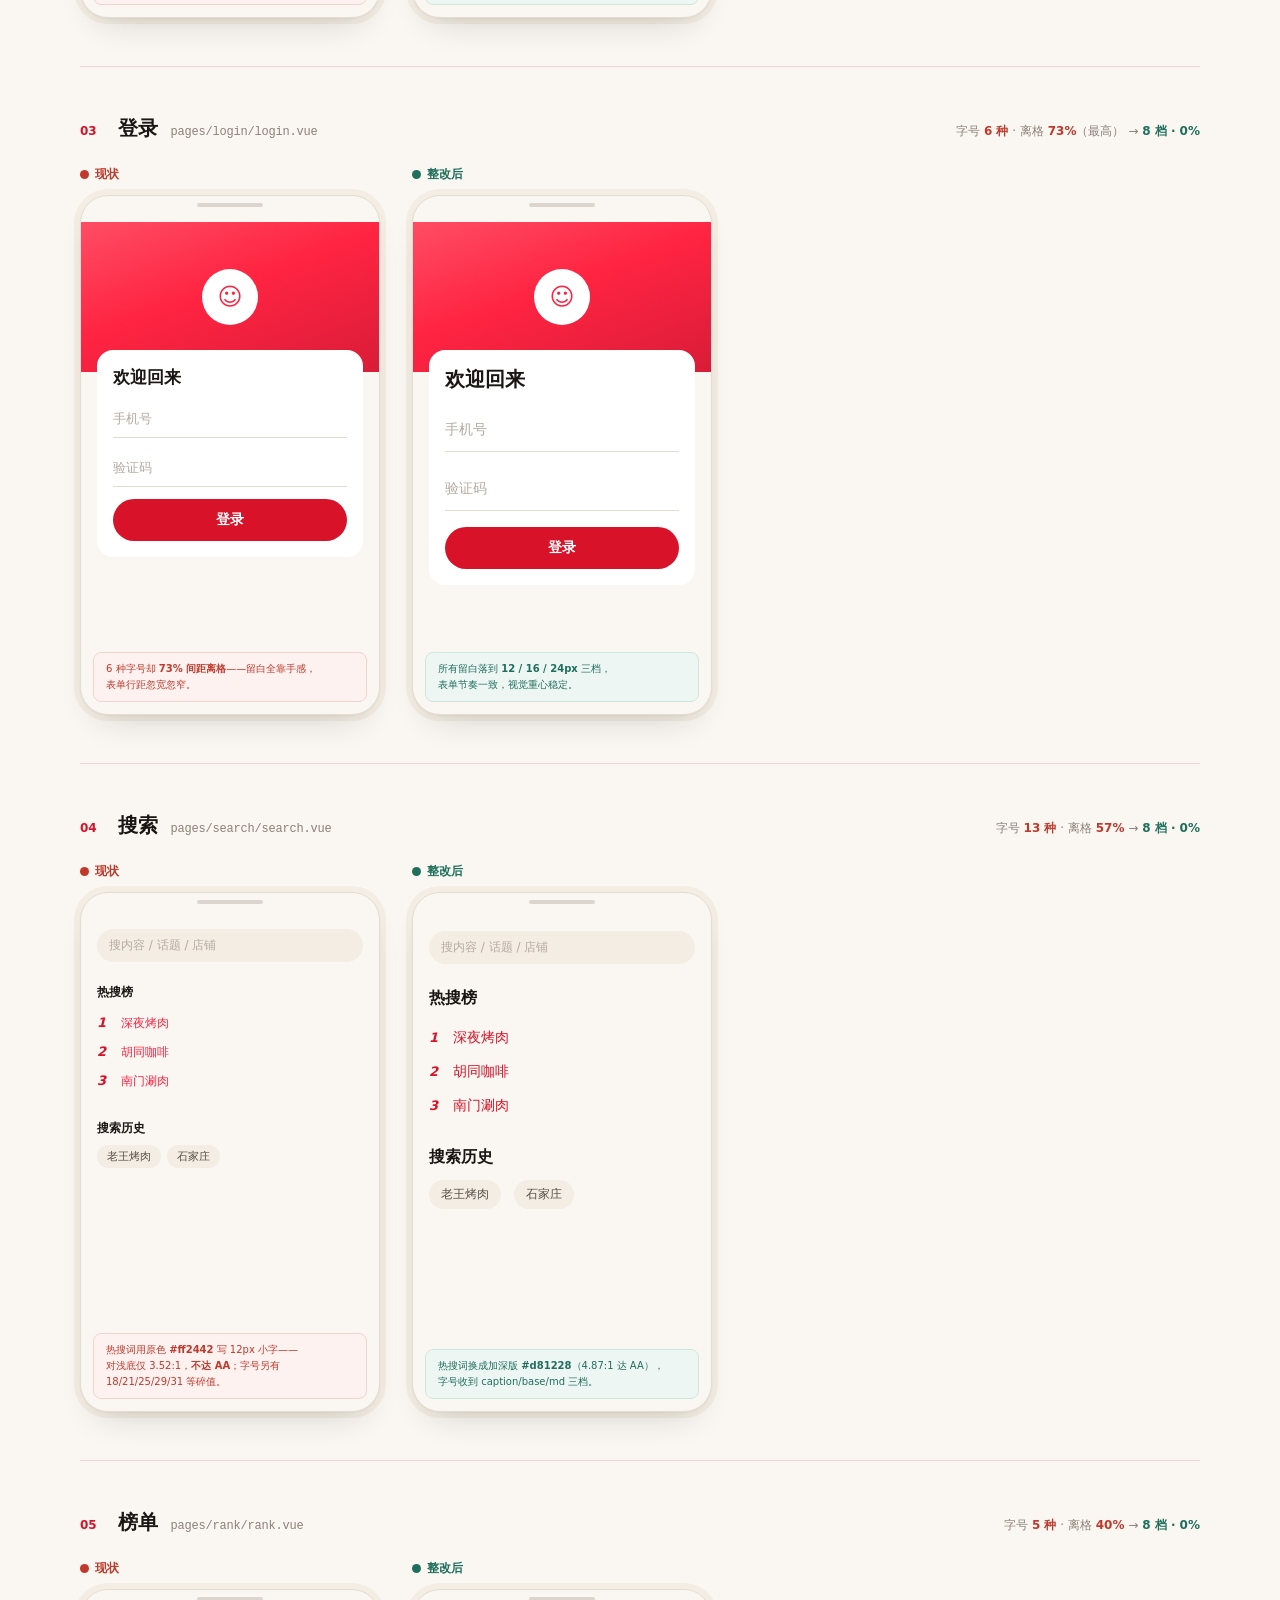
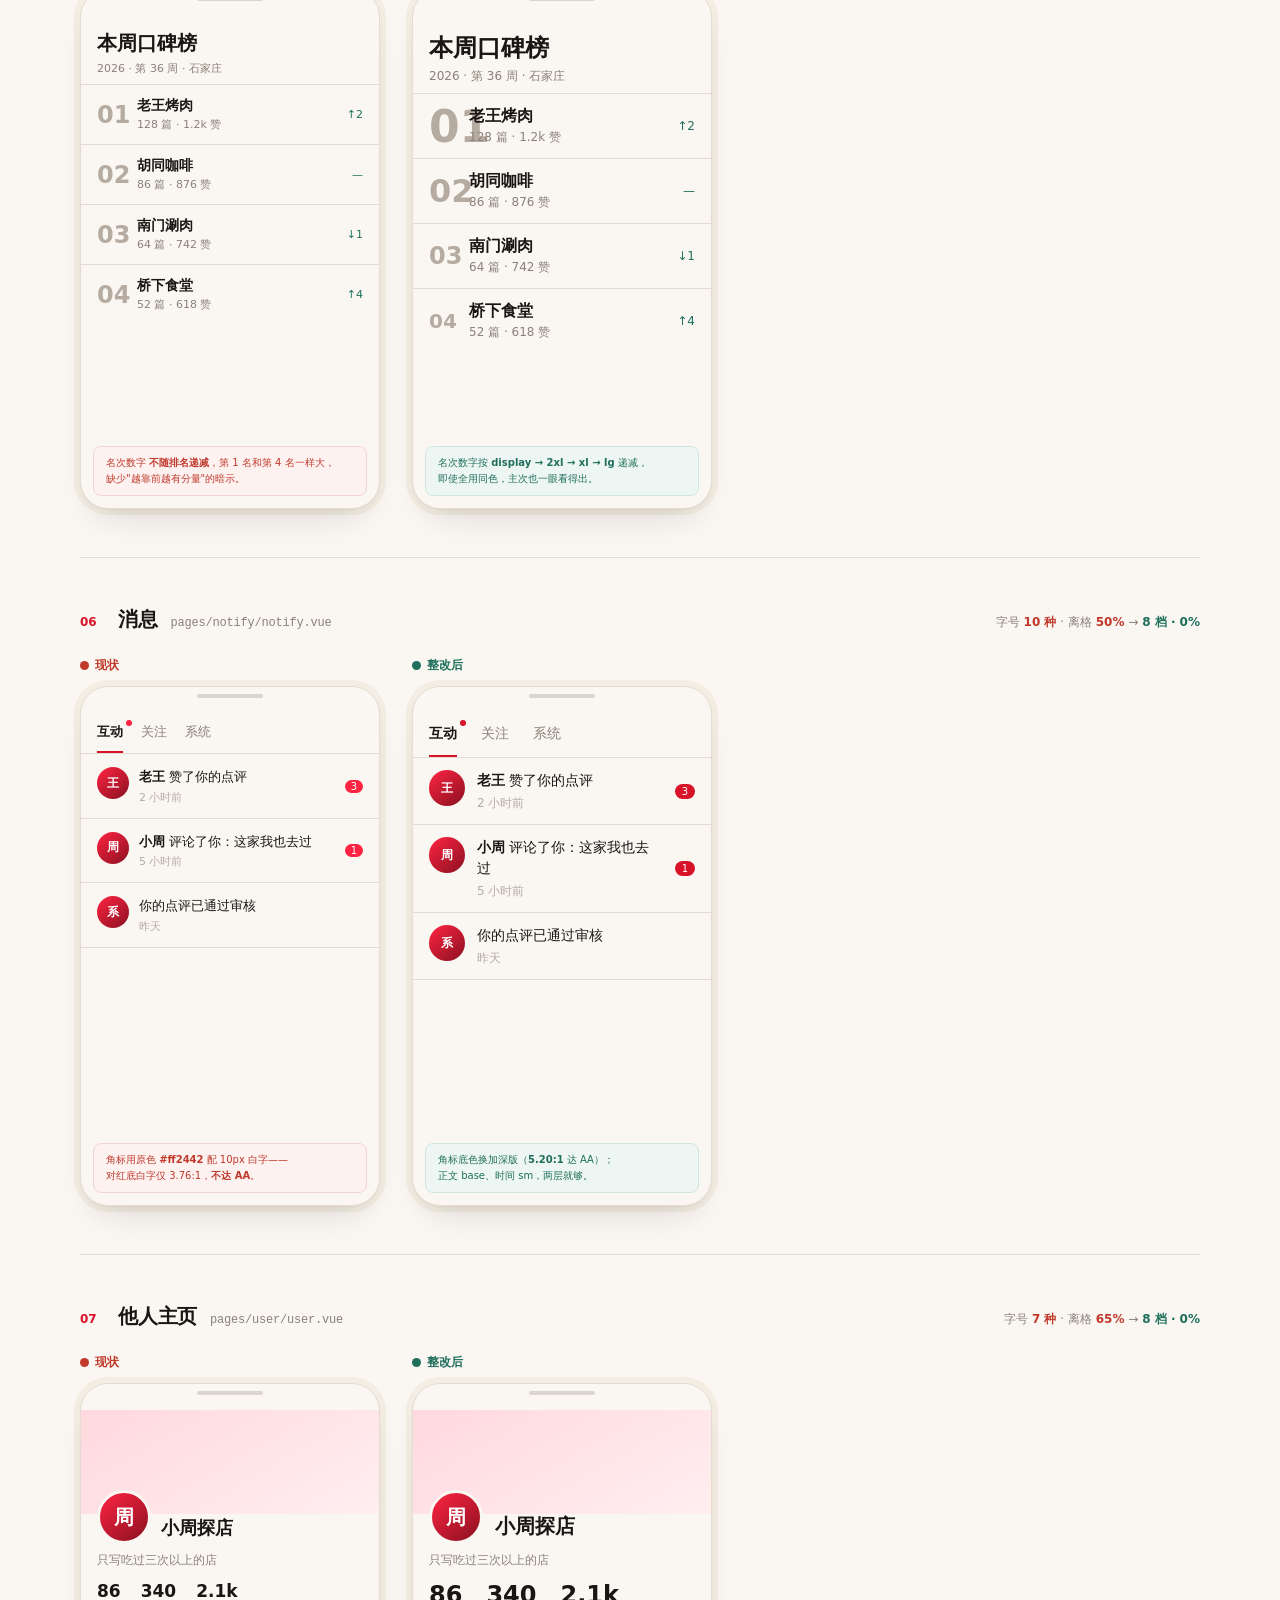
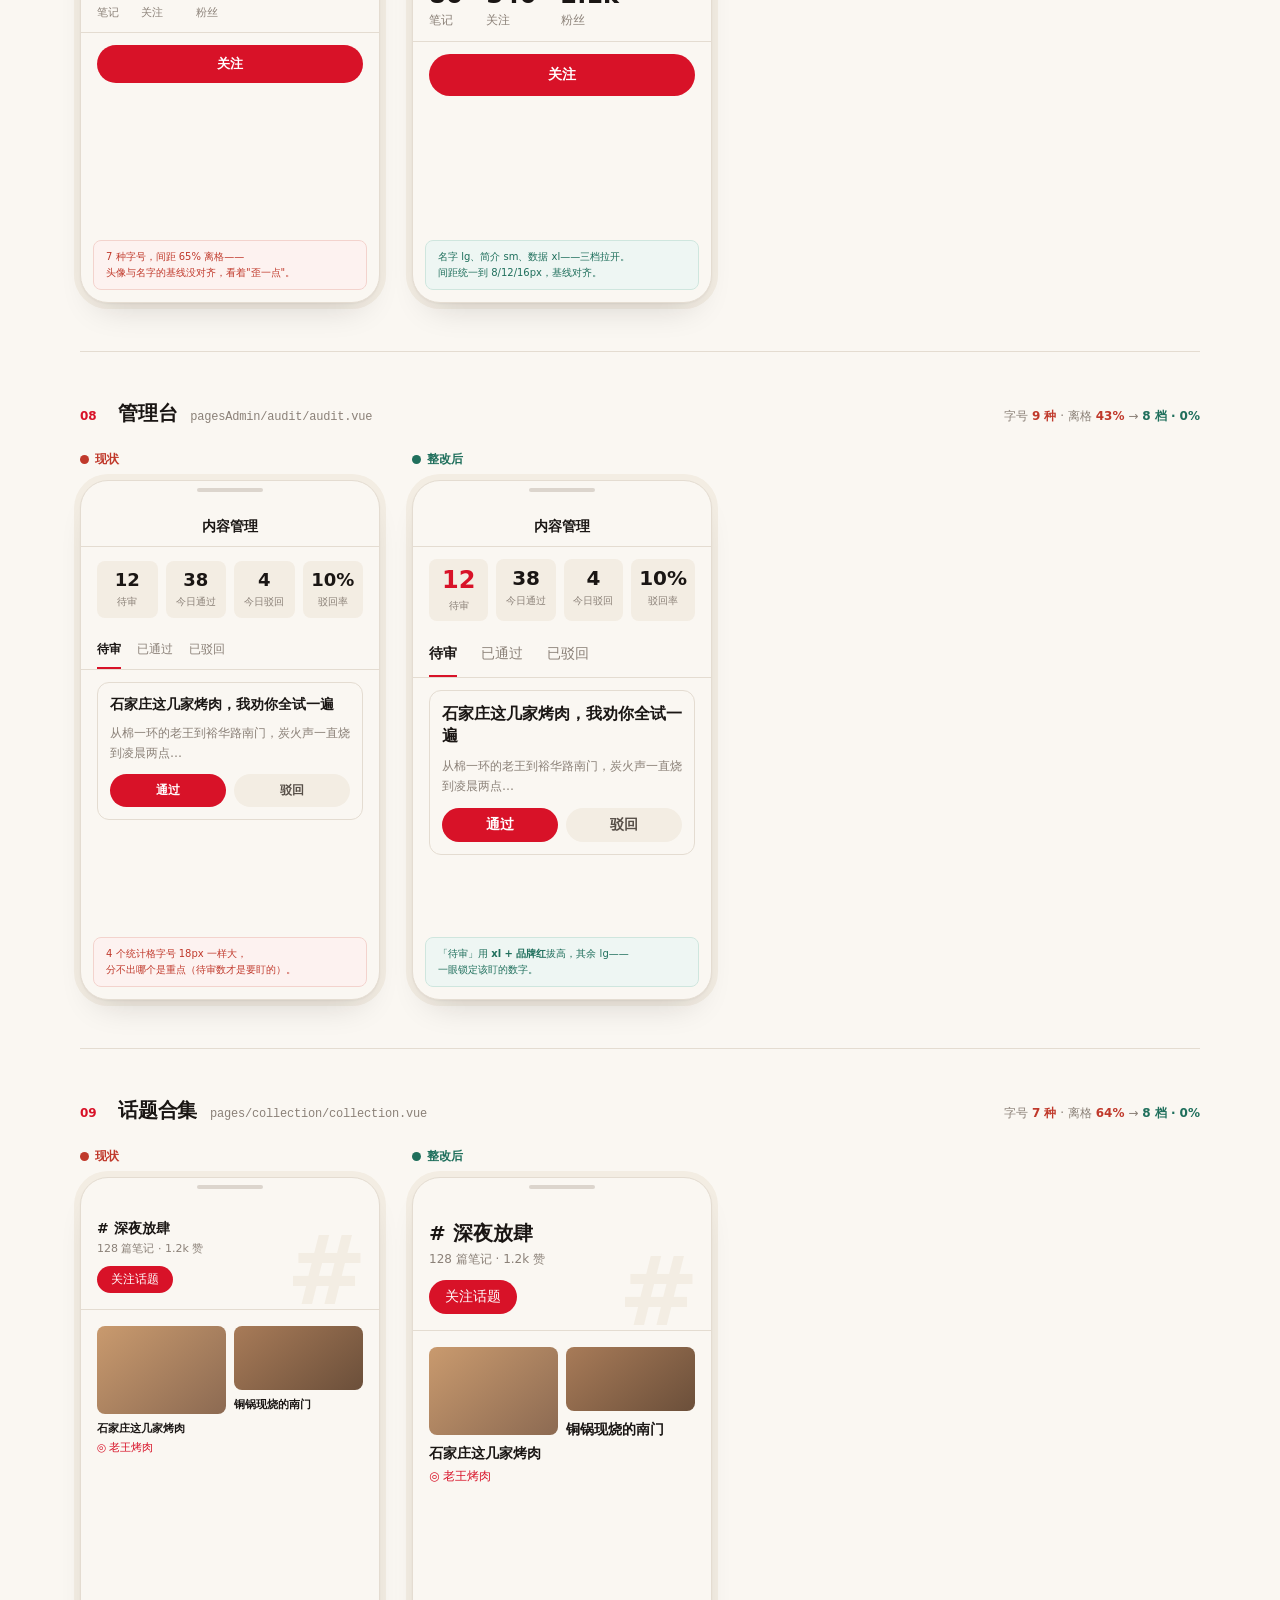
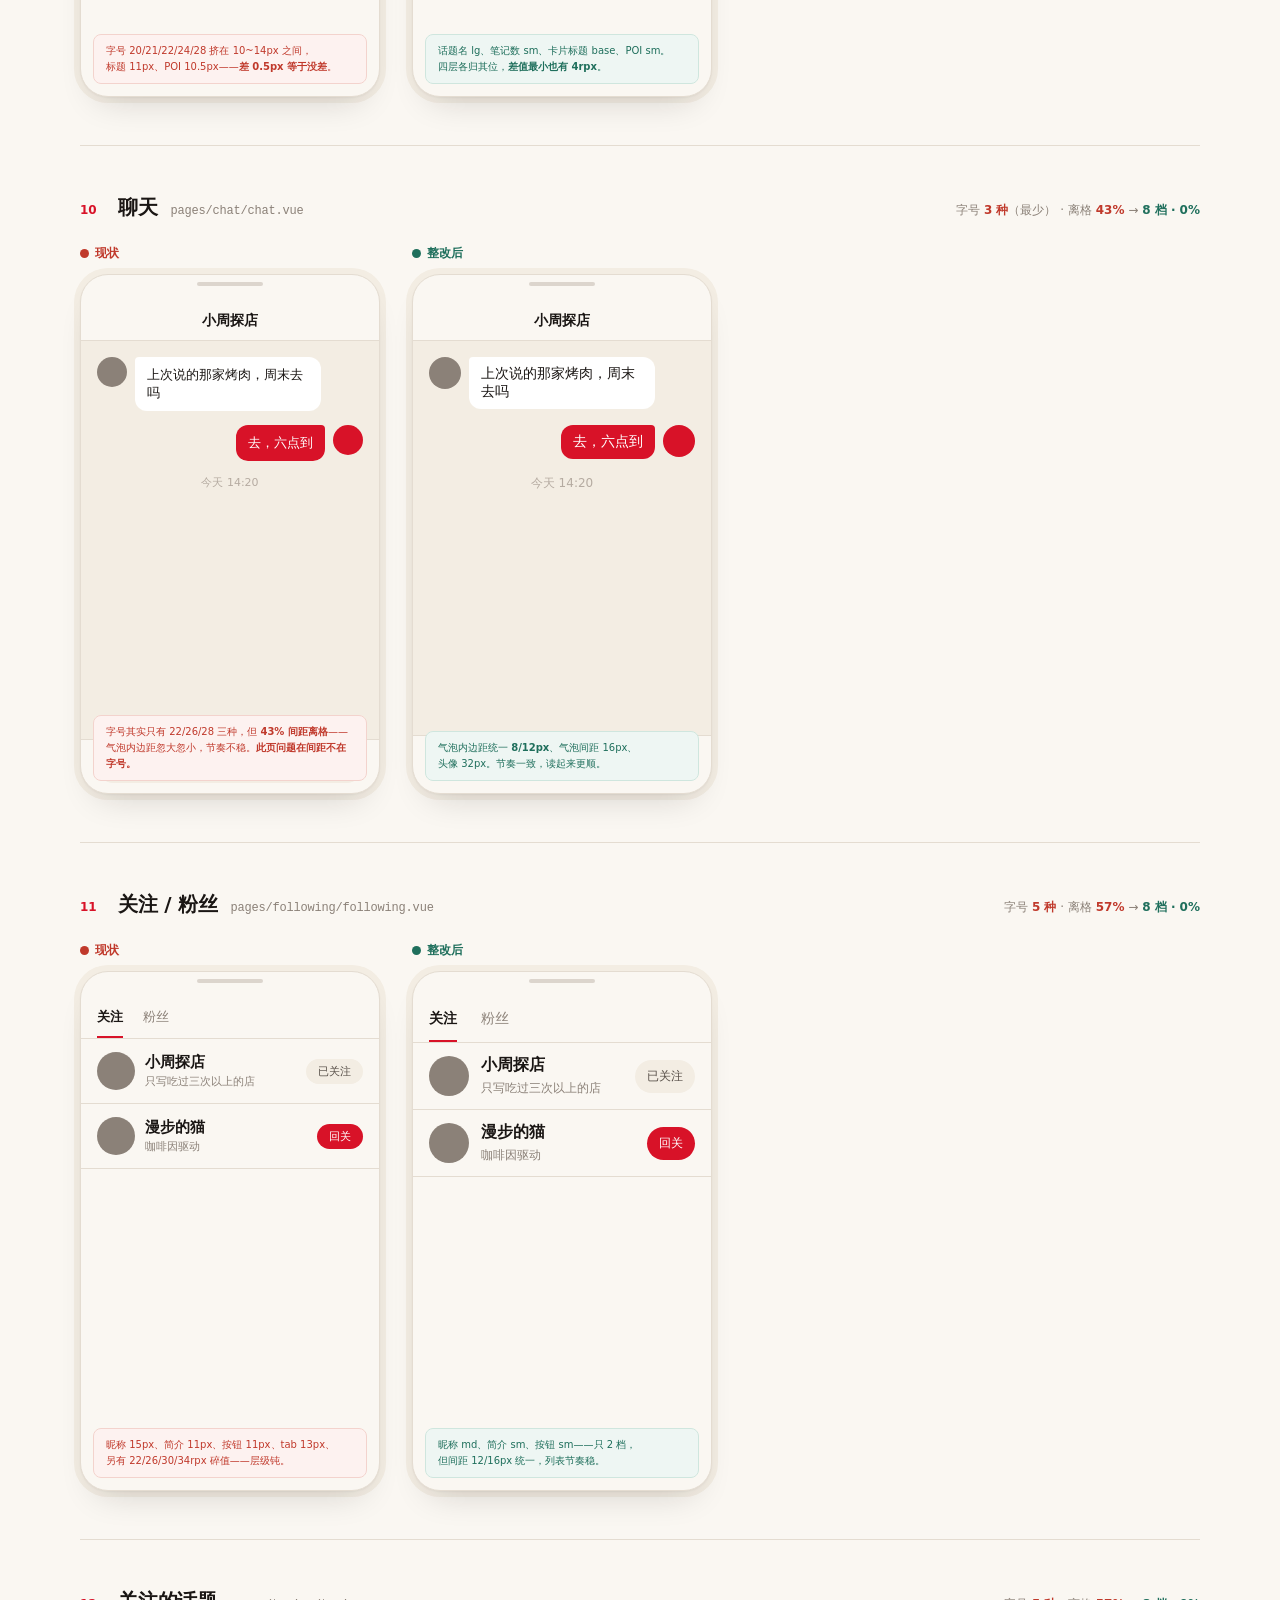
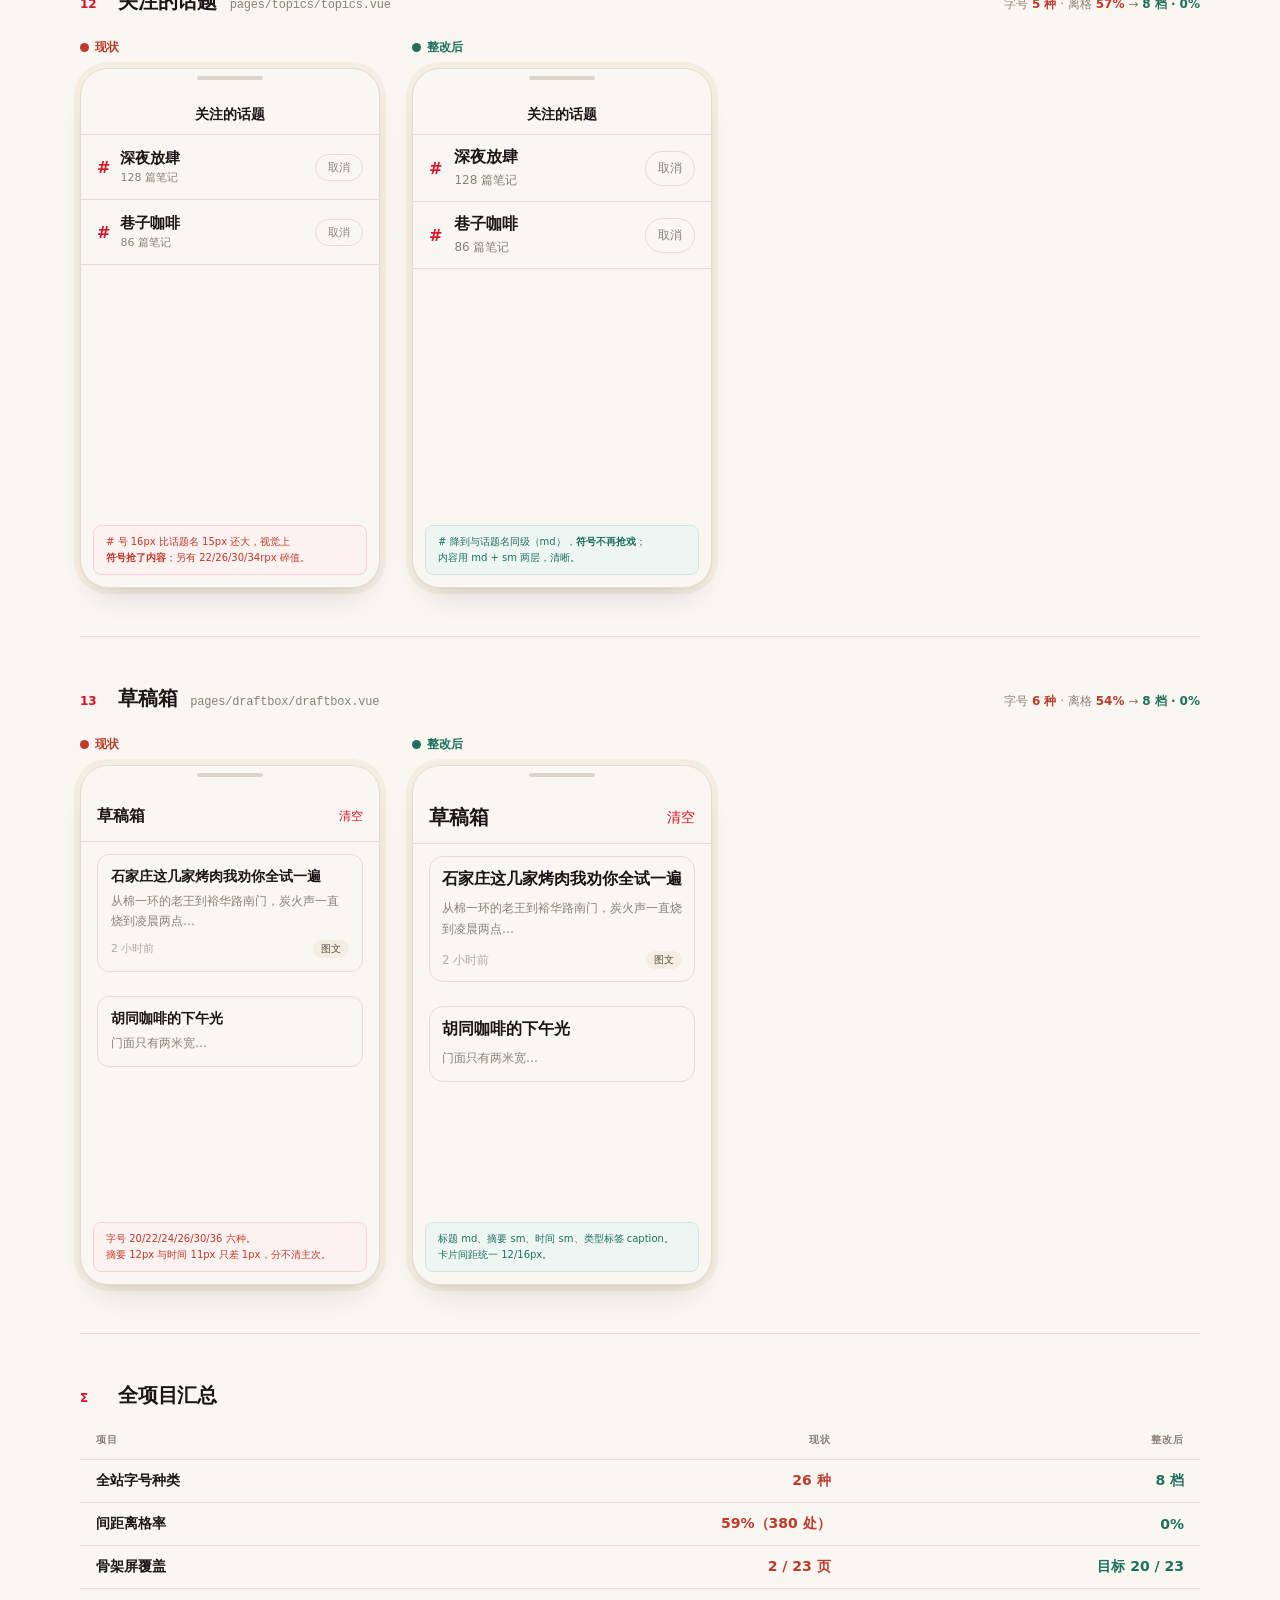
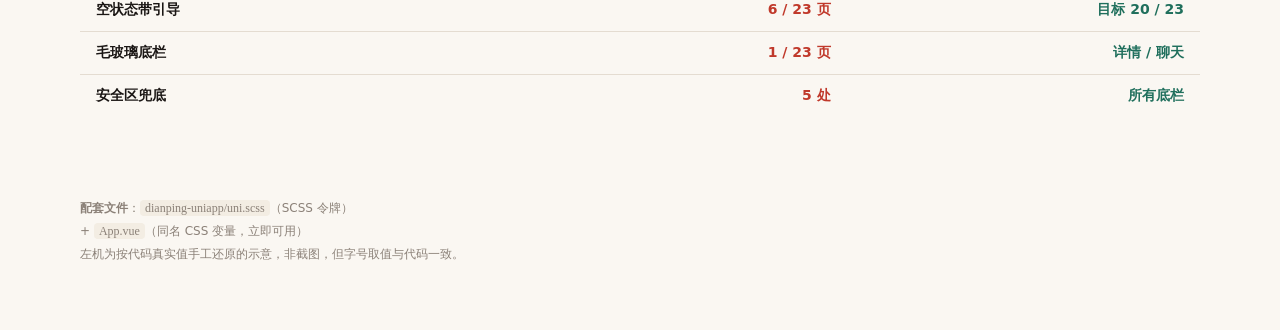
<file: 设计/UI整改原型-全页面对比.html>
<!DOCTYPE html>
<html lang="zh-CN">
<head>
<meta charset="UTF-8">
<meta name="viewport" content="width=device-width, initial-scale=1">
<title>本地点评 · 全页面前后对比</title>
<style>
/* ============================================================
   全页面前后对比
   每页两机并排：左=现状（用代码里的真实碎值）右=整改后（8 档令牌）
   数据来源：设计/audit_per_page.py
   ============================================================ */
:root{
  --paper:#faf7f2; --card:#fff; --soft:#f3ede3;
  --ink:#1a1614; --ink2:#574f48; --ink3:#8b8178; --ink4:#b5aba1;
  --line:#e4dcd1;
  --brand:#ff2442; --brand-deep:#d81228; --accent-soft:#fceae7;
  --jade:#1f6f5c;
  --fs-caption:10px; --fs-sm:12px; --fs-base:14px; --fs-md:16px;
  --fs-lg:20px; --fs-xl:24px; --fs-2xl:32px; --fs-display:44px;
  --sp-1:4px; --sp-2:8px; --sp-3:12px; --sp-4:16px;
  --sp-5:24px; --sp-6:32px; --sp-7:48px; --sp-8:64px;
  --r-md:8px; --r-lg:14px; --r-pill:999px;
  --e-expo:cubic-bezier(0.16,1,0.3,1);
  --wrong:#c0392b;
}
*,*::before,*::after{box-sizing:border-box}
body{
  margin:0;background:var(--paper);color:var(--ink);
  font-family:'PingFang SC','Microsoft YaHei',-apple-system,BlinkMacSystemFont,system-ui,sans-serif;
  -webkit-font-smoothing:antialiased;
}
.wrap{width:min(1120px,100% - 40px);margin-inline:auto}
@media(max-width:720px){.wrap{width:calc(100% - 24px)}}

header{padding:52px 0 36px;border-bottom:1px solid var(--line)}
.eyebrow{font-size:var(--fs-sm);letter-spacing:.16em;text-transform:uppercase;color:var(--brand-deep);font-weight:600;margin-bottom:var(--sp-4)}
h1{font-size:var(--fs-2xl);line-height:1.15;margin:0 0 var(--sp-4);letter-spacing:-.02em}
h1 em{font-style:normal;color:var(--brand-deep)}
.lede{font-size:var(--fs-md);line-height:1.8;color:var(--ink2);max-width:66ch;margin:0}
.lede b{color:var(--ink);font-weight:600}
.legend{
  display:flex;gap:var(--sp-5);flex-wrap:wrap;margin-top:var(--sp-5);
  font-size:var(--fs-sm);color:var(--ink3);
}
.legend span{display:flex;align-items:center;gap:6px}
.dot{width:9px;height:9px;border-radius:50%;flex-shrink:0}
.dot.bad{background:var(--wrong)}
.dot.ok{background:var(--jade)}

/* ---------- 对比行 ---------- */
.row{padding:var(--sp-7) 0;border-bottom:1px solid var(--line)}
.row-head{display:flex;align-items:baseline;gap:var(--sp-3);flex-wrap:wrap;margin-bottom:var(--sp-5)}
.row-no{font-size:var(--fs-sm);font-weight:600;color:var(--brand-deep);min-width:26px;font-variant-numeric:tabular-nums}
.row-t{font-size:var(--fs-lg);margin:0;letter-spacing:-.01em}
.row-t code{
  font-family:ui-monospace,'Cascadia Mono',Menlo,Consolas,monospace;
  font-size:var(--fs-sm);color:var(--ink3);font-weight:400;margin-left:6px;
}
.row-stat{
  margin-left:auto;font-size:var(--fs-sm);color:var(--ink3);
  font-variant-numeric:tabular-nums;
}
.row-stat b{color:var(--wrong)}
.row-stat i{font-style:normal;color:var(--jade);font-weight:600}

/* 双机并排 */
.pair{display:flex;gap:var(--sp-6);flex-wrap:wrap;align-items:flex-start}
.slot{display:flex;flex-direction:column;gap:var(--sp-3)}
.slot-label{
  font-size:var(--fs-sm);font-weight:600;display:flex;align-items:center;gap:6px;
}
.slot-label.bad{color:var(--wrong)}
.slot-label.ok{color:var(--jade)}

/* ---------- 手机 ---------- */
.phone{
  width:300px;height:520px;background:var(--paper);border-radius:28px;
  border:1px solid var(--line);position:relative;overflow:hidden;flex-shrink:0;
  box-shadow:0 1px 2px rgba(26,22,20,.04), 0 18px 36px -18px rgba(26,22,20,.2), 0 0 0 6px var(--soft);
}
.phone::before{
  content:'';position:absolute;top:7px;left:50%;translate:-50% 0;z-index:30;
  width:66px;height:4px;border-radius:2px;background:var(--ink4);opacity:.45;
}
.scr{height:100%;overflow:hidden;display:flex;flex-direction:column}
.pad{padding:var(--sp-4)}
/* 手机内的说明浮条 */
.note{
  position:absolute;left:var(--sp-3);right:var(--sp-3);bottom:var(--sp-3);z-index:25;
  font-size:var(--fs-caption);line-height:1.6;padding:var(--sp-2) var(--sp-3);
  border-radius:var(--r-md);
}
.note.bad{background:#fdf2f0;color:var(--wrong);border:1px solid #f3d3cd}
.note.ok{background:#eef6f3;color:var(--jade);border:1px solid #cfe6de}

/* 状态栏占位 */
.statusbar{height:26px;flex-shrink:0}
.titlebar{
  display:flex;align-items:center;justify-content:center;height:40px;
  border-bottom:1px solid var(--line);flex-shrink:0;font-weight:600;
}

/* ============ 现状版专用：刻意用碎值 ============ */
/* 我的 mine */
.m-banner{height:118px;background:linear-gradient(150deg,#ffd9de,#ffeef0);position:relative;flex-shrink:0}
.m-head{position:absolute;left:16px;bottom:12px;display:flex;gap:10px;align-items:center}
.m-av{width:44px;height:44px;border-radius:50%;background:linear-gradient(140deg,#ff2442,#8a1020);display:grid;place-items:center;color:#fff;font-size:18px;font-weight:700}
.m-name{font-size:19px;font-weight:700}          /* 现状 38rpx */
.m-sub{font-size:11px;color:#8b8178;margin-top:2px}  /* 现状 22rpx */
.m-stats{display:flex;gap:22px;padding:14px 16px}
.m-stat b{font-size:26px;font-weight:700;display:block}  /* 现状 52rpx */
.m-stat span{font-size:12px;color:#8b8178}
.m-tabs{display:flex;gap:20px;padding:0 16px;border-bottom:1px solid var(--line)}
.m-tab{font-size:13px;padding:9px 0;color:#8b8178}
.m-tab.on{color:#1a1614;font-weight:600;border-bottom:2px solid #d81228}
.m-row{display:flex;align-items:center;gap:12px;padding:13px 16px;border-bottom:1px solid var(--line);font-size:14px}
.m-row i{margin-left:auto;font-style:normal;font-size:11px;color:#b5aba1}

/* 发布 publish */
.p-tabs{display:flex;gap:20px;padding:0 16px;border-bottom:1px solid var(--line);flex-shrink:0}
.p-tab{font-size:13px;padding:10px 0;color:#8b8178}
.p-tab.on{color:#1a1614;font-weight:600;border-bottom:2px solid #d81228}
.p-label{font-size:10px;color:#b5aba1;letter-spacing:.08em;margin-bottom:6px;display:block}
.p-input{border-bottom:1px solid var(--line);padding:9px 0;font-size:14px;color:#b5aba1;margin-bottom:14px}
.p-chips{display:flex;gap:6px;flex-wrap:wrap;margin-bottom:14px}
.p-chip{font-size:11px;padding:4px 10px;border:1px solid var(--line);border-radius:999px;color:#574f48}
.p-chip.on{background:#d81228;color:#fff;border-color:#d81228}
.p-btn{margin:8px 16px;padding:12px;border-radius:999px;background:#d81228;color:#fff;text-align:center;font-size:14px;font-weight:600}

/* 登录 login */
.l-hero{height:150px;background:linear-gradient(160deg,#ff4d64,#ff2442 45%,#d91c38);display:grid;place-items:center;flex-shrink:0}
.l-face{width:56px;height:56px;border-radius:50%;background:#fff;display:grid;place-items:center;font-size:24px;color:#ff2442}
.l-card{margin:-22px 16px 0;background:#fff;border-radius:16px;padding:16px;position:relative;z-index:2}
.l-title{font-size:17px;font-weight:700;margin-bottom:12px}
.l-input{border-bottom:1px solid var(--line);padding:9px 0;font-size:13px;color:#b5aba1;margin-bottom:12px}
.l-btn{padding:12px;border-radius:999px;background:#d81228;color:#fff;text-align:center;font-size:14px;font-weight:600}

/* 搜索 search */
.s-bar{margin:10px 16px;background:var(--soft);border-radius:999px;padding:8px 12px;font-size:12px;color:#b5aba1}
.s-sec{padding:12px 16px}
.s-sec-t{font-size:12px;font-weight:700;margin-bottom:8px}
.s-chip{display:inline-block;font-size:11px;padding:4px 10px;background:var(--soft);border-radius:999px;margin:0 6px 6px 0;color:#574f48}
.s-hot{display:flex;gap:8px;align-items:baseline;padding:6px 0;font-size:12px}
.s-hot b{color:#d81228;font-style:italic;font-size:13px;min-width:16px}
.s-hot .n{color:var(--brand)}   /* ← 现状：小字误用原色 */

/* 榜单 rank */
.r-head{padding:14px 16px 8px;flex-shrink:0}
.r-head h4{font-size:20px;margin:0;font-weight:700}
.r-head p{font-size:11px;color:#8b8178;margin:4px 0 0}
.r-row{display:grid;grid-template-columns:30px 1fr auto;gap:10px;align-items:center;padding:12px 16px;border-top:1px solid var(--line)}
.r-no{font-size:24px;font-weight:700;color:#b5aba1;line-height:.85}
.r-row:first-child .r-no{color:#d81228}
.r-nm{font-size:14px;font-weight:600}
.r-sb{font-size:11px;color:#8b8178;margin-top:2px}
.r-v{font-size:11px;color:var(--jade)}

/* 消息 notify */
.n-tabs{display:flex;gap:18px;padding:0 16px;border-bottom:1px solid var(--line);flex-shrink:0}
.n-tab{font-size:13px;padding:10px 0;color:#8b8178;position:relative}
.n-tab.on{color:#1a1614;font-weight:600;border-bottom:2px solid #d81228}
.n-dot{position:absolute;top:7px;right:-9px;width:6px;height:6px;border-radius:50%;background:#ff2442}
.n-item{display:flex;gap:10px;padding:13px 16px;border-bottom:1px solid var(--line);align-items:flex-start}
.n-av{width:32px;height:32px;border-radius:50%;background:linear-gradient(140deg,#ff2442,#8a1020);flex-shrink:0;display:grid;place-items:center;color:#fff;font-size:12px;font-weight:600}
.n-tx{flex:1;min-width:0}
.n-t1{font-size:13px;line-height:1.5}
.n-t2{font-size:11px;color:#b5aba1;margin-top:3px}
.n-badge{background:#ff2442;color:#fff;font-size:10px;padding:1px 6px;border-radius:999px;align-self:center}  /* ← 小字误用原色 */

/* 他人主页 user */
.u-banner{height:104px;background:linear-gradient(150deg,#ffd9de,#ffeef0);flex-shrink:0}
.u-head{padding:0 16px;display:flex;align-items:flex-end;gap:10px;margin-top:-24px;position:relative;z-index:2}
.u-av{width:54px;height:54px;border-radius:50%;background:linear-gradient(140deg,#ff2442,#8a1020);border:3px solid var(--paper);display:grid;place-items:center;color:#fff;font-size:20px;font-weight:700}
.u-nm{font-size:18px;font-weight:700;padding-bottom:4px}
.u-bio{font-size:12px;color:#8b8178;padding:8px 16px 0}
.u-stats{display:flex;gap:20px;padding:12px 16px;border-bottom:1px solid var(--line)}
.u-stat b{font-size:17px;font-weight:700;display:block}
.u-stat span{font-size:11px;color:#8b8178}
.u-btn{margin:12px 16px;padding:10px;border-radius:999px;background:#d81228;color:#fff;text-align:center;font-size:13px;font-weight:600}

/* 管理台 audit */
.a-stat{display:grid;grid-template-columns:repeat(4,1fr);gap:8px;padding:14px 16px}
.a-cell{background:var(--soft);border-radius:8px;padding:9px 8px;text-align:center}
.a-cell b{font-size:18px;font-weight:700;display:block;line-height:1.1}
.a-cell span{font-size:10px;color:#8b8178}
.a-tabs{display:flex;gap:16px;padding:0 16px;border-bottom:1px solid var(--line)}
.a-tab{font-size:12px;padding:9px 0;color:#8b8178}
.a-tab.on{color:#1a1614;font-weight:600;border-bottom:2px solid #d81228}
.a-card{margin:12px 16px;border:1px solid var(--line);border-radius:12px;padding:12px}
.a-card h5{font-size:14px;margin:0 0 8px;line-height:1.4}
.a-card p{font-size:12px;color:#8b8178;line-height:1.7;margin:0 0 10px}
.a-ops{display:flex;gap:8px}
.a-op{flex:1;padding:8px;border-radius:999px;text-align:center;font-size:12px;font-weight:600}
.a-op.pass{background:#d81228;color:#fff}
.a-op.rej{background:var(--soft);color:#574f48}
</style>
</head>
<body>

<div class="wrap">
  <header>
    <div class="eyebrow">全页面对比 · Before / After</div>
    <h1>13 个页面，<em>逐一对照</em></h1>
    <p class="lede">
      左机用<b>代码里的真实字号值</b>还原现状，右机用新的 <b>8 档字阶 + 8rpx 间距</b>重绘。
      每行标注该页实测的字号种类数与间距离格率，数据来自脚本 <b>audit_per_page.py</b>。
    </p>
    <div class="legend">
      <span><i class="dot bad"></i>现状：字号碎、层级糊</span>
      <span><i class="dot ok"></i>整改后：8 档令牌</span>
      <span>注：左机刻意保留原有碎值，便于眼看差别</span>
    </div>
  </header>

  <!-- ========== 1 我的 ========== -->
  <section class="row">
    <div class="row-head">
      <span class="row-no">01</span>
      <h2 class="row-t">我的 <code>pages/mine/mine.vue</code></h2>
      <span class="row-stat">字号 <b>11 种</b> · 离格 <b>60%</b> → <i>8 档 · 0%</i></span>
    </div>
    <div class="pair">
      <div class="slot">
        <div class="slot-label bad"><i class="dot bad"></i>现状</div>
        <div class="phone">
          <div class="scr">
            <div class="statusbar"></div>
            <div class="m-banner">
              <div class="m-head">
                <div class="m-av">王</div>
                <div>
                  <div class="m-name">老王</div>
                  <div class="m-sub">石家庄 · 128 篇点评</div>
                </div>
              </div>
            </div>
            <div class="m-stats">
              <div class="m-stat"><b>42</b><span>关注</span></div>
              <div class="m-stat"><b>1.2k</b><span>粉丝</span></div>
              <div class="m-stat"><b>8.6k</b><span>获赞</span></div>
            </div>
            <div class="m-tabs">
              <div class="m-tab on">笔记</div><div class="m-tab">收藏</div><div class="m-tab">赞过</div>
            </div>
            <div class="m-row">✎ 我的收藏 <i>128</i></div>
            <div class="m-row">◷ 浏览记录 <i>24</i></div>
            <div class="m-row">▤ 草稿箱 <i>3</i></div>
          </div>
          <div class="note bad">
            字号 18/20/22/25/26/28/32/36/40/52/70 混用。<br>
            名字 19px、数据 26px、菜单 14px——比例 1.37，层级拉不开。
          </div>
        </div>
      </div>
      <div class="slot">
        <div class="slot-label ok"><i class="dot ok"></i>整改后</div>
        <div class="phone">
          <div class="scr">
            <div class="statusbar"></div>
            <div class="m-banner">
              <div class="m-head">
                <div class="m-av">王</div>
                <div>
                  <div class="m-name" style="font-size:var(--fs-lg)">老王</div>
                  <div class="m-sub" style="font-size:var(--fs-sm)">石家庄 · 128 篇点评</div>
                </div>
              </div>
            </div>
            <div class="m-stats" style="gap:var(--sp-5);padding:var(--sp-4)">
              <div class="m-stat"><b style="font-size:var(--fs-display)">42</b><span style="font-size:var(--fs-sm)">关注</span></div>
              <div class="m-stat"><b style="font-size:var(--fs-display)">1.2k</b><span style="font-size:var(--fs-sm)">粉丝</span></div>
              <div class="m-stat"><b style="font-size:var(--fs-display)">8.6k</b><span style="font-size:var(--fs-sm)">获赞</span></div>
            </div>
            <div class="m-tabs" style="gap:var(--sp-5);padding:0 var(--sp-4)">
              <div class="m-tab on" style="font-size:var(--fs-base);padding:var(--sp-3) 0">笔记</div>
              <div class="m-tab" style="font-size:var(--fs-base);padding:var(--sp-3) 0">收藏</div>
              <div class="m-tab" style="font-size:var(--fs-base);padding:var(--sp-3) 0">赞过</div>
            </div>
            <div class="m-row" style="font-size:var(--fs-base);padding:var(--sp-3) var(--sp-4)">✎ 我的收藏 <i>128</i></div>
            <div class="m-row" style="font-size:var(--fs-base);padding:var(--sp-3) var(--sp-4)">◷ 浏览记录 <i>24</i></div>
            <div class="m-row" style="font-size:var(--fs-base);padding:var(--sp-3) var(--sp-4)">▤ 草稿箱 <i>3</i></div>
          </div>
          <div class="note ok">
            数据用 display(44px)、名字 lg(20px)、菜单 base(14px)。<br>
            <b>3.1 倍</b>差距，扫一眼先看数据再看菜单。
          </div>
        </div>
      </div>
    </div>
  </section>

  <!-- ========== 2 发布 ========== -->
  <section class="row">
    <div class="row-head">
      <span class="row-no">02</span>
      <h2 class="row-t">发布 <code>pages/publish/publish.vue</code></h2>
      <span class="row-stat">字号 <b>14 种</b>（最多） · 离格 <b>67%</b> → <i>8 档 · 0%</i></span>
    </div>
    <div class="pair">
      <div class="slot">
        <div class="slot-label bad"><i class="dot bad"></i>现状</div>
        <div class="phone">
          <div class="scr">
            <div class="statusbar"></div>
            <div class="p-tabs"><div class="p-tab on">写点评</div><div class="p-tab">发视频</div></div>
            <div class="pad" style="padding:16px">
              <span class="p-label">TITLE / 标题</span>
              <div class="p-input">给这家店起个标题…</div>
              <span class="p-label">BODY / 正文</span>
              <div class="p-input">说说你的真实体验…</div>
              <span class="p-label">TOPIC / 话题</span>
              <div class="p-chips">
                <span class="p-chip on">#深夜放肆</span>
                <span class="p-chip">#石家庄美食</span>
                <span class="p-chip">＋ 自定义</span>
              </div>
            </div>
            <div class="p-btn">发布点评</div>
          </div>
          <div class="note bad">
            字号 20/21/22/24/26/27/28/30/32/34/36/44/48/70 共 14 种。<br>
            21 与 22、26 与 27 肉眼无差，却各占一个"层级"。
          </div>
        </div>
      </div>
      <div class="slot">
        <div class="slot-label ok"><i class="dot ok"></i>整改后</div>
        <div class="phone">
          <div class="scr">
            <div class="statusbar"></div>
            <div class="p-tabs" style="gap:var(--sp-5);padding:0 var(--sp-4)">
              <div class="p-tab on" style="font-size:var(--fs-base);padding:var(--sp-3) 0">写点评</div>
              <div class="p-tab" style="font-size:var(--fs-base);padding:var(--sp-3) 0">发视频</div>
            </div>
            <div class="pad" style="padding:var(--sp-4)">
              <span class="p-label" style="font-size:var(--fs-caption)">TITLE / 标题</span>
              <div class="p-input" style="font-size:var(--fs-md);padding:var(--sp-3) 0;margin-bottom:var(--sp-4)">给这家店起个标题…</div>
              <span class="p-label" style="font-size:var(--fs-caption)">BODY / 正文</span>
              <div class="p-input" style="font-size:var(--fs-base);padding:var(--sp-3) 0;margin-bottom:var(--sp-4)">说说你的真实体验…</div>
              <span class="p-label" style="font-size:var(--fs-caption)">TOPIC / 话题</span>
              <div class="p-chips" style="gap:var(--sp-2);margin-bottom:var(--sp-4)">
                <span class="p-chip on" style="font-size:var(--fs-sm);padding:6px 12px">#深夜放肆</span>
                <span class="p-chip" style="font-size:var(--fs-sm);padding:6px 12px">#石家庄美食</span>
                <span class="p-chip" style="font-size:var(--fs-sm);padding:6px 12px">＋ 自定义</span>
              </div>
            </div>
            <div class="p-btn" style="font-size:var(--fs-base);padding:var(--sp-3);margin:var(--sp-2) var(--sp-4)">发布点评</div>
          </div>
          <div class="note ok">
            表单只用 3 档：标签 caption、标题 md、正文 base。<br>
            标签用等宽 + 放大字距，小字不再糊。
          </div>
        </div>
      </div>
    </div>
  </section>

  <!-- ========== 3 登录 ========== -->
  <section class="row">
    <div class="row-head">
      <span class="row-no">03</span>
      <h2 class="row-t">登录 <code>pages/login/login.vue</code></h2>
      <span class="row-stat">字号 <b>6 种</b> · 离格 <b>73%</b>（最高） → <i>8 档 · 0%</i></span>
    </div>
    <div class="pair">
      <div class="slot">
        <div class="slot-label bad"><i class="dot bad"></i>现状</div>
        <div class="phone">
          <div class="scr">
            <div class="statusbar"></div>
            <div class="l-hero"><div class="l-face">☺</div></div>
            <div class="l-card">
              <div class="l-title">欢迎回来</div>
              <div class="l-input">手机号</div>
              <div class="l-input">验证码</div>
              <div class="l-btn">登录</div>
            </div>
          </div>
          <div class="note bad">
            6 种字号却 <b>73% 间距离格</b>——留白全靠手感，<br>
            表单行距忽宽忽窄。
          </div>
        </div>
      </div>
      <div class="slot">
        <div class="slot-label ok"><i class="dot ok"></i>整改后</div>
        <div class="phone">
          <div class="scr">
            <div class="statusbar"></div>
            <div class="l-hero"><div class="l-face">☺</div></div>
            <div class="l-card" style="padding:var(--sp-4);margin:-22px var(--sp-4) 0">
              <div class="l-title" style="font-size:var(--fs-lg);margin-bottom:var(--sp-4)">欢迎回来</div>
              <div class="l-input" style="font-size:var(--fs-base);padding:var(--sp-3) 0;margin-bottom:var(--sp-4)">手机号</div>
              <div class="l-input" style="font-size:var(--fs-base);padding:var(--sp-3) 0;margin-bottom:var(--sp-4)">验证码</div>
              <div class="l-btn" style="font-size:var(--fs-base);padding:var(--sp-3)">登录</div>
            </div>
          </div>
          <div class="note ok">
            所有留白落到 <b>12 / 16 / 24px</b> 三档，<br>
            表单节奏一致，视觉重心稳定。
          </div>
        </div>
      </div>
    </div>
  </section>

  <!-- ========== 4 搜索 ========== -->
  <section class="row">
    <div class="row-head">
      <span class="row-no">04</span>
      <h2 class="row-t">搜索 <code>pages/search/search.vue</code></h2>
      <span class="row-stat">字号 <b>13 种</b> · 离格 <b>57%</b> → <i>8 档 · 0%</i></span>
    </div>
    <div class="pair">
      <div class="slot">
        <div class="slot-label bad"><i class="dot bad"></i>现状</div>
        <div class="phone">
          <div class="scr">
            <div class="statusbar"></div>
            <div class="s-bar">搜内容 / 话题 / 店铺</div>
            <div class="s-sec">
              <div class="s-sec-t">热搜榜</div>
              <div class="s-hot"><b>1</b><span class="n">深夜烤肉</span></div>
              <div class="s-hot"><b>2</b><span class="n">胡同咖啡</span></div>
              <div class="s-hot"><b>3</b><span class="n">南门涮肉</span></div>
            </div>
            <div class="s-sec">
              <div class="s-sec-t">搜索历史</div>
              <span class="s-chip">老王烤肉</span><span class="s-chip">石家庄</span>
            </div>
          </div>
          <div class="note bad">
            热搜词用原色 <b>#ff2442</b> 写 12px 小字——<br>
            对浅底仅 3.52:1，<b>不达 AA</b>；字号另有 18/21/25/29/31 等碎值。
          </div>
        </div>
      </div>
      <div class="slot">
        <div class="slot-label ok"><i class="dot ok"></i>整改后</div>
        <div class="phone">
          <div class="scr">
            <div class="statusbar"></div>
            <div class="s-bar" style="margin:var(--sp-3) var(--sp-4);padding:var(--sp-2) var(--sp-3);font-size:var(--fs-sm)">搜内容 / 话题 / 店铺</div>
            <div class="s-sec" style="padding:var(--sp-3) var(--sp-4)">
              <div class="s-sec-t" style="font-size:var(--fs-md);margin-bottom:var(--sp-3)">热搜榜</div>
              <div class="s-hot" style="font-size:var(--fs-base);padding:var(--sp-2) 0"><b>1</b><span style="color:var(--brand-deep)">深夜烤肉</span></div>
              <div class="s-hot" style="font-size:var(--fs-base);padding:var(--sp-2) 0"><b>2</b><span style="color:var(--brand-deep)">胡同咖啡</span></div>
              <div class="s-hot" style="font-size:var(--fs-base);padding:var(--sp-2) 0"><b>3</b><span style="color:var(--brand-deep)">南门涮肉</span></div>
            </div>
            <div class="s-sec" style="padding:var(--sp-3) var(--sp-4)">
              <div class="s-sec-t" style="font-size:var(--fs-md);margin-bottom:var(--sp-3)">搜索历史</div>
              <span class="s-chip" style="font-size:var(--fs-sm);padding:6px 12px;margin:0 var(--sp-2) var(--sp-2) 0">老王烤肉</span>
              <span class="s-chip" style="font-size:var(--fs-sm);padding:6px 12px">石家庄</span>
            </div>
          </div>
          <div class="note ok">
            热搜词换成加深版 <b>#d81228</b>（4.87:1 达 AA），<br>
            字号收到 caption/base/md 三档。
          </div>
        </div>
      </div>
    </div>
  </section>

  <!-- ========== 5 榜单 ========== -->
  <section class="row">
    <div class="row-head">
      <span class="row-no">05</span>
      <h2 class="row-t">榜单 <code>pages/rank/rank.vue</code></h2>
      <span class="row-stat">字号 <b>5 种</b> · 离格 <b>40%</b> → <i>8 档 · 0%</i></span>
    </div>
    <div class="pair">
      <div class="slot">
        <div class="slot-label bad"><i class="dot bad"></i>现状</div>
        <div class="phone">
          <div class="scr">
            <div class="statusbar"></div>
            <div class="r-head"><h4>本周口碑榜</h4><p>2026 · 第 36 周 · 石家庄</p></div>
            <div class="r-row"><span class="r-no">01</span><div><div class="r-nm">老王烤肉</div><div class="r-sb">128 篇 · 1.2k 赞</div></div><span class="r-v">↑2</span></div>
            <div class="r-row"><span class="r-no">02</span><div><div class="r-nm">胡同咖啡</div><div class="r-sb">86 篇 · 876 赞</div></div><span class="r-v">—</span></div>
            <div class="r-row"><span class="r-no">03</span><div><div class="r-nm">南门涮肉</div><div class="r-sb">64 篇 · 742 赞</div></div><span class="r-v">↓1</span></div>
            <div class="r-row"><span class="r-no">04</span><div><div class="r-nm">桥下食堂</div><div class="r-sb">52 篇 · 618 赞</div></div><span class="r-v">↑4</span></div>
          </div>
          <div class="note bad">
            名次数字 <b>不随排名递减</b>，第 1 名和第 4 名一样大，<br>
            缺少"越靠前越有分量"的暗示。
          </div>
        </div>
      </div>
      <div class="slot">
        <div class="slot-label ok"><i class="dot ok"></i>整改后</div>
        <div class="phone">
          <div class="scr">
            <div class="statusbar"></div>
            <div class="r-head" style="padding:var(--sp-4) var(--sp-4) var(--sp-2)">
              <h4 style="font-size:var(--fs-xl)">本周口碑榜</h4>
              <p style="font-size:var(--fs-sm);margin-top:var(--sp-1)">2026 · 第 36 周 · 石家庄</p>
            </div>
            <div class="r-row" style="padding:var(--sp-3) var(--sp-4)">
              <span class="r-no" style="font-size:var(--fs-display)">01</span>
              <div><div class="r-nm" style="font-size:var(--fs-md)">老王烤肉</div><div class="r-sb" style="font-size:var(--fs-sm)">128 篇 · 1.2k 赞</div></div>
              <span class="r-v" style="font-size:var(--fs-sm)">↑2</span>
            </div>
            <div class="r-row" style="padding:var(--sp-3) var(--sp-4)">
              <span class="r-no" style="font-size:var(--fs-2xl)">02</span>
              <div><div class="r-nm" style="font-size:var(--fs-md)">胡同咖啡</div><div class="r-sb" style="font-size:var(--fs-sm)">86 篇 · 876 赞</div></div>
              <span class="r-v" style="font-size:var(--fs-sm)">—</span>
            </div>
            <div class="r-row" style="padding:var(--sp-3) var(--sp-4)">
              <span class="r-no" style="font-size:var(--fs-xl)">03</span>
              <div><div class="r-nm" style="font-size:var(--fs-md)">南门涮肉</div><div class="r-sb" style="font-size:var(--fs-sm)">64 篇 · 742 赞</div></div>
              <span class="r-v" style="font-size:var(--fs-sm)">↓1</span>
            </div>
            <div class="r-row" style="padding:var(--sp-3) var(--sp-4)">
              <span class="r-no" style="font-size:var(--fs-lg)">04</span>
              <div><div class="r-nm" style="font-size:var(--fs-md)">桥下食堂</div><div class="r-sb" style="font-size:var(--fs-sm)">52 篇 · 618 赞</div></div>
              <span class="r-v" style="font-size:var(--fs-sm)">↑4</span>
            </div>
          </div>
          <div class="note ok">
            名次数字按 <b>display → 2xl → xl → lg</b> 递减，<br>
            即使全用同色，主次也一眼看得出。
          </div>
        </div>
      </div>
    </div>
  </section>

  <!-- ========== 6 消息 ========== -->
  <section class="row">
    <div class="row-head">
      <span class="row-no">06</span>
      <h2 class="row-t">消息 <code>pages/notify/notify.vue</code></h2>
      <span class="row-stat">字号 <b>10 种</b> · 离格 <b>50%</b> → <i>8 档 · 0%</i></span>
    </div>
    <div class="pair">
      <div class="slot">
        <div class="slot-label bad"><i class="dot bad"></i>现状</div>
        <div class="phone">
          <div class="scr">
            <div class="statusbar"></div>
            <div class="n-tabs">
              <div class="n-tab on">互动<span class="n-dot"></span></div>
              <div class="n-tab">关注</div><div class="n-tab">系统</div>
            </div>
            <div class="n-item">
              <div class="n-av">王</div>
              <div class="n-tx"><div class="n-t1"><b>老王</b> 赞了你的点评</div><div class="n-t2">2 小时前</div></div>
              <span class="n-badge">3</span>
            </div>
            <div class="n-item">
              <div class="n-av">周</div>
              <div class="n-tx"><div class="n-t1"><b>小周</b> 评论了你：这家我也去过</div><div class="n-t2">5 小时前</div></div>
              <span class="n-badge">1</span>
            </div>
            <div class="n-item">
              <div class="n-av">系</div>
              <div class="n-tx"><div class="n-t1">你的点评已通过审核</div><div class="n-t2">昨天</div></div>
            </div>
          </div>
          <div class="note bad">
            角标用原色 <b>#ff2442</b> 配 10px 白字——<br>
            对红底白字仅 3.76:1，<b>不达 AA</b>。
          </div>
        </div>
      </div>
      <div class="slot">
        <div class="slot-label ok"><i class="dot ok"></i>整改后</div>
        <div class="phone">
          <div class="scr">
            <div class="statusbar"></div>
            <div class="n-tabs" style="gap:var(--sp-5);padding:0 var(--sp-4)">
              <div class="n-tab on" style="font-size:var(--fs-base);padding:var(--sp-3) 0">互动<span class="n-dot" style="background:var(--brand-deep)"></span></div>
              <div class="n-tab" style="font-size:var(--fs-base);padding:var(--sp-3) 0">关注</div>
              <div class="n-tab" style="font-size:var(--fs-base);padding:var(--sp-3) 0">系统</div>
            </div>
            <div class="n-item" style="padding:var(--sp-3) var(--sp-4);gap:var(--sp-3)">
              <div class="n-av" style="width:36px;height:36px">王</div>
              <div class="n-tx"><div class="n-t1" style="font-size:var(--fs-base)"><b>老王</b> 赞了你的点评</div><div class="n-t2" style="font-size:var(--fs-sm);margin-top:var(--sp-1)">2 小时前</div></div>
              <span class="n-badge" style="background:var(--brand-deep);font-size:var(--fs-caption);padding:2px 7px">3</span>
            </div>
            <div class="n-item" style="padding:var(--sp-3) var(--sp-4);gap:var(--sp-3)">
              <div class="n-av" style="width:36px;height:36px">周</div>
              <div class="n-tx"><div class="n-t1" style="font-size:var(--fs-base)"><b>小周</b> 评论了你：这家我也去过</div><div class="n-t2" style="font-size:var(--fs-sm);margin-top:var(--sp-1)">5 小时前</div></div>
              <span class="n-badge" style="background:var(--brand-deep);font-size:var(--fs-caption);padding:2px 7px">1</span>
            </div>
            <div class="n-item" style="padding:var(--sp-3) var(--sp-4);gap:var(--sp-3)">
              <div class="n-av" style="width:36px;height:36px">系</div>
              <div class="n-tx"><div class="n-t1" style="font-size:var(--fs-base)">你的点评已通过审核</div><div class="n-t2" style="font-size:var(--fs-sm);margin-top:var(--sp-1)">昨天</div></div>
            </div>
          </div>
          <div class="note ok">
            角标底色换加深版（<b>5.20:1</b> 达 AA）；<br>
            正文 base、时间 sm，两层就够。
          </div>
        </div>
      </div>
    </div>
  </section>

  <!-- ========== 7 他人主页 ========== -->
  <section class="row">
    <div class="row-head">
      <span class="row-no">07</span>
      <h2 class="row-t">他人主页 <code>pages/user/user.vue</code></h2>
      <span class="row-stat">字号 <b>7 种</b> · 离格 <b>65%</b> → <i>8 档 · 0%</i></span>
    </div>
    <div class="pair">
      <div class="slot">
        <div class="slot-label bad"><i class="dot bad"></i>现状</div>
        <div class="phone">
          <div class="scr">
            <div class="statusbar"></div>
            <div class="u-banner"></div>
            <div class="u-head">
              <div class="u-av">周</div>
              <div class="u-nm">小周探店</div>
            </div>
            <div class="u-bio">只写吃过三次以上的店</div>
            <div class="u-stats">
              <div class="u-stat"><b>86</b><span>笔记</span></div>
              <div class="u-stat"><b>340</b><span>关注</span></div>
              <div class="u-stat"><b>2.1k</b><span>粉丝</span></div>
            </div>
            <div class="u-btn">关注</div>
          </div>
          <div class="note bad">
            7 种字号，间距 65% 离格——<br>
            头像与名字的基线没对齐，看着"歪一点"。
          </div>
        </div>
      </div>
      <div class="slot">
        <div class="slot-label ok"><i class="dot ok"></i>整改后</div>
        <div class="phone">
          <div class="scr">
            <div class="statusbar"></div>
            <div class="u-banner"></div>
            <div class="u-head" style="gap:var(--sp-3)">
              <div class="u-av">周</div>
              <div class="u-nm" style="font-size:var(--fs-lg)">小周探店</div>
            </div>
            <div class="u-bio" style="font-size:var(--fs-sm);padding:var(--sp-2) var(--sp-4) 0">只写吃过三次以上的店</div>
            <div class="u-stats" style="gap:var(--sp-5);padding:var(--sp-3) var(--sp-4)">
              <div class="u-stat"><b style="font-size:var(--fs-xl)">86</b><span style="font-size:var(--fs-sm)">笔记</span></div>
              <div class="u-stat"><b style="font-size:var(--fs-xl)">340</b><span style="font-size:var(--fs-sm)">关注</span></div>
              <div class="u-stat"><b style="font-size:var(--fs-xl)">2.1k</b><span style="font-size:var(--fs-sm)">粉丝</span></div>
            </div>
            <div class="u-btn" style="font-size:var(--fs-base);padding:var(--sp-3);margin:var(--sp-3) var(--sp-4)">关注</div>
          </div>
          <div class="note ok">
            名字 lg、简介 sm、数据 xl——三档拉开。<br>
            间距统一到 8/12/16px，基线对齐。
          </div>
        </div>
      </div>
    </div>
  </section>

  <!-- ========== 8 管理台 ========== -->
  <section class="row">
    <div class="row-head">
      <span class="row-no">08</span>
      <h2 class="row-t">管理台 <code>pagesAdmin/audit/audit.vue</code></h2>
      <span class="row-stat">字号 <b>9 种</b> · 离格 <b>43%</b> → <i>8 档 · 0%</i></span>
    </div>
    <div class="pair">
      <div class="slot">
        <div class="slot-label bad"><i class="dot bad"></i>现状</div>
        <div class="phone">
          <div class="scr">
            <div class="statusbar"></div>
            <div class="titlebar" style="font-size:14px">内容管理</div>
            <div class="a-stat">
              <div class="a-cell"><b>12</b><span>待审</span></div>
              <div class="a-cell"><b>38</b><span>今日通过</span></div>
              <div class="a-cell"><b>4</b><span>今日驳回</span></div>
              <div class="a-cell"><b>10%</b><span>驳回率</span></div>
            </div>
            <div class="a-tabs"><div class="a-tab on">待审</div><div class="a-tab">已通过</div><div class="a-tab">已驳回</div></div>
            <div class="a-card">
              <h5>石家庄这几家烤肉，我劝你全试一遍</h5>
              <p>从棉一环的老王到裕华路南门，炭火声一直烧到凌晨两点…</p>
              <div class="a-ops">
                <div class="a-op pass">通过</div>
                <div class="a-op rej">驳回</div>
              </div>
            </div>
          </div>
          <div class="note bad">
            4 个统计格字号 18px 一样大，<br>
            分不出哪个是重点（待审数才是要盯的）。
          </div>
        </div>
      </div>
      <div class="slot">
        <div class="slot-label ok"><i class="dot ok"></i>整改后</div>
        <div class="phone">
          <div class="scr">
            <div class="statusbar"></div>
            <div class="titlebar" style="font-size:var(--fs-base)">内容管理</div>
            <div class="a-stat" style="gap:var(--sp-2);padding:var(--sp-3) var(--sp-4)">
              <div class="a-cell" style="padding:var(--sp-2)"><b style="font-size:var(--fs-xl);color:var(--brand-deep)">12</b><span style="font-size:var(--fs-caption)">待审</span></div>
              <div class="a-cell" style="padding:var(--sp-2)"><b style="font-size:var(--fs-lg)">38</b><span style="font-size:var(--fs-caption)">今日通过</span></div>
              <div class="a-cell" style="padding:var(--sp-2)"><b style="font-size:var(--fs-lg)">4</b><span style="font-size:var(--fs-caption)">今日驳回</span></div>
              <div class="a-cell" style="padding:var(--sp-2)"><b style="font-size:var(--fs-lg)">10%</b><span style="font-size:var(--fs-caption)">驳回率</span></div>
            </div>
            <div class="a-tabs" style="gap:var(--sp-5);padding:0 var(--sp-4)">
              <div class="a-tab on" style="font-size:var(--fs-base);padding:var(--sp-3) 0">待审</div>
              <div class="a-tab" style="font-size:var(--fs-base);padding:var(--sp-3) 0">已通过</div>
              <div class="a-tab" style="font-size:var(--fs-base);padding:var(--sp-3) 0">已驳回</div>
            </div>
            <div class="a-card" style="margin:var(--sp-3) var(--sp-4);padding:var(--sp-3)">
              <h5 style="font-size:var(--fs-md);margin-bottom:var(--sp-2)">石家庄这几家烤肉，我劝你全试一遍</h5>
              <p style="font-size:var(--fs-sm);margin-bottom:var(--sp-3)">从棉一环的老王到裕华路南门，炭火声一直烧到凌晨两点…</p>
              <div class="a-ops" style="gap:var(--sp-2)">
                <div class="a-op pass" style="font-size:var(--fs-base);padding:var(--sp-2)">通过</div>
                <div class="a-op rej" style="font-size:var(--fs-base);padding:var(--sp-2)">驳回</div>
              </div>
            </div>
          </div>
          <div class="note ok">
            「待审」用 <b>xl + 品牌红</b>拔高，其余 lg——<br>
            一眼锁定该盯的数字。
          </div>
        </div>
      </div>
    </div>
  </section>

  <!-- ========== 9 收藏/话题合集 ========== -->
  <section class="row">
    <div class="row-head">
      <span class="row-no">09</span>
      <h2 class="row-t">话题合集 <code>pages/collection/collection.vue</code></h2>
      <span class="row-stat">字号 <b>7 种</b> · 离格 <b>64%</b> → <i>8 档 · 0%</i></span>
    </div>
    <div class="pair">
      <div class="slot">
        <div class="slot-label bad"><i class="dot bad"></i>现状</div>
        <div class="phone">
          <div class="scr">
            <div class="statusbar"></div>
            <div style="padding:16px;border-bottom:1px solid var(--line);position:relative">
              <div style="font-size:14px;font-weight:700"># 深夜放肆</div>
              <div style="font-size:11px;color:#8b8178;margin-top:3px">128 篇笔记 · 1.2k 赞</div>
              <div style="display:inline-block;font-size:12px;padding:5px 14px;border-radius:999px;background:#d81228;color:#fff;margin-top:10px">关注话题</div>
              <div style="position:absolute;right:12px;bottom:-18px;font-size:96px;font-weight:700;color:#f3ede3">#</div>
            </div>
            <div style="display:flex;gap:8px;padding:16px">
              <div style="flex:1">
                <div style="height:88px;border-radius:8px;background:linear-gradient(140deg,#c99a6e,#8c6a52);margin-bottom:7px"></div>
                <div style="font-size:11px;font-weight:600;line-height:1.4;margin-bottom:4px">石家庄这几家烤肉</div>
                <div style="font-size:10.5px;color:#d81228">◎ 老王烤肉</div>
              </div>
              <div style="flex:1">
                <div style="height:64px;border-radius:8px;background:linear-gradient(140deg,#a87b58,#6b4f3a);margin-bottom:7px"></div>
                <div style="font-size:11px;font-weight:600;line-height:1.4">铜锅现烧的南门</div>
              </div>
            </div>
          </div>
          <div class="note bad">
            字号 20/21/22/24/28 挤在 10~14px 之间，<br>
            标题 11px、POI 10.5px——<b>差 0.5px 等于没差</b>。
          </div>
        </div>
      </div>
      <div class="slot">
        <div class="slot-label ok"><i class="dot ok"></i>整改后</div>
        <div class="phone">
          <div class="scr">
            <div class="statusbar"></div>
            <div style="padding:var(--sp-4);border-bottom:1px solid var(--line);position:relative">
              <div style="font-size:var(--fs-lg);font-weight:700"># 深夜放肆</div>
              <div style="font-size:var(--fs-sm);color:var(--ink3);margin-top:var(--sp-1)">128 篇笔记 · 1.2k 赞</div>
              <div style="display:inline-block;font-size:var(--fs-base);padding:var(--sp-2) var(--sp-4);border-radius:var(--r-pill);background:var(--brand-deep);color:#fff;margin-top:var(--sp-3)">关注话题</div>
              <div style="position:absolute;right:var(--sp-3);bottom:-18px;font-size:96px;font-weight:700;color:var(--soft)">#</div>
            </div>
            <div style="display:flex;gap:var(--sp-2);padding:var(--sp-4)">
              <div style="flex:1">
                <div style="height:88px;border-radius:var(--r-md);background:linear-gradient(140deg,#c99a6e,#8c6a52);margin-bottom:var(--sp-2)"></div>
                <div style="font-size:var(--fs-base);font-weight:600;line-height:1.45;margin-bottom:var(--sp-1)">石家庄这几家烤肉</div>
                <div style="font-size:var(--fs-sm);color:var(--brand-deep)">◎ 老王烤肉</div>
              </div>
              <div style="flex:1">
                <div style="height:64px;border-radius:var(--r-md);background:linear-gradient(140deg,#a87b58,#6b4f3a);margin-bottom:var(--sp-2)"></div>
                <div style="font-size:var(--fs-base);font-weight:600;line-height:1.45">铜锅现烧的南门</div>
              </div>
            </div>
          </div>
          <div class="note ok">
            话题名 lg、笔记数 sm、卡片标题 base、POI sm。<br>
            四层各归其位，<b>差值最小也有 4rpx</b>。
          </div>
        </div>
      </div>
    </div>
  </section>

  <!-- ========== 10 聊天 ========== -->
  <section class="row">
    <div class="row-head">
      <span class="row-no">10</span>
      <h2 class="row-t">聊天 <code>pages/chat/chat.vue</code></h2>
      <span class="row-stat">字号 <b>3 种</b>（最少） · 离格 <b>43%</b> → <i>8 档 · 0%</i></span>
    </div>
    <div class="pair">
      <div class="slot">
        <div class="slot-label bad"><i class="dot bad"></i>现状</div>
        <div class="phone">
          <div class="scr">
            <div class="statusbar"></div>
            <div class="titlebar" style="font-size:14px">小周探店</div>
            <div style="padding:16px;background:var(--soft);flex:1">
              <div style="display:flex;gap:8px;margin-bottom:14px">
                <div style="width:30px;height:30px;border-radius:50%;background:#8b8178;flex-shrink:0"></div>
                <div style="background:#fff;padding:9px 12px;border-radius:4px 12px 12px 12px;font-size:13px;max-width:70%">上次说的那家烤肉，周末去吗</div>
              </div>
              <div style="display:flex;gap:8px;margin-bottom:14px;flex-direction:row-reverse">
                <div style="width:30px;height:30px;border-radius:50%;background:#d81228;flex-shrink:0"></div>
                <div style="background:#d81228;color:#fff;padding:9px 12px;border-radius:12px 4px 12px 12px;font-size:13px;max-width:70%">去，六点到</div>
              </div>
              <div style="text-align:center;font-size:11px;color:#b5aba1">今天 14:20</div>
            </div>
            <div style="display:flex;gap:8px;padding:10px 16px;border-top:1px solid var(--line);align-items:center">
              <div style="flex:1;background:var(--soft);border-radius:999px;padding:8px 12px;font-size:12px;color:#b5aba1">说点什么…</div>
            </div>
          </div>
          <div class="note bad">
            字号其实只有 22/26/28 三种，但 <b>43% 间距离格</b>——<br>
            气泡内边距忽大忽小，节奏不稳。<b>此页问题在间距不在字号。</b>
          </div>
        </div>
      </div>
      <div class="slot">
        <div class="slot-label ok"><i class="dot ok"></i>整改后</div>
        <div class="phone">
          <div class="scr">
            <div class="statusbar"></div>
            <div class="titlebar" style="font-size:var(--fs-base)">小周探店</div>
            <div style="padding:var(--sp-4);background:var(--soft);flex:1">
              <div style="display:flex;gap:var(--sp-2);margin-bottom:var(--sp-4)">
                <div style="width:32px;height:32px;border-radius:50%;background:var(--ink3);flex-shrink:0"></div>
                <div style="background:#fff;padding:var(--sp-2) var(--sp-3);border-radius:4px 12px 12px 12px;font-size:var(--fs-base);max-width:70%">上次说的那家烤肉，周末去吗</div>
              </div>
              <div style="display:flex;gap:var(--sp-2);margin-bottom:var(--sp-4);flex-direction:row-reverse">
                <div style="width:32px;height:32px;border-radius:50%;background:var(--brand-deep);flex-shrink:0"></div>
                <div style="background:var(--brand-deep);color:#fff;padding:var(--sp-2) var(--sp-3);border-radius:12px 4px 12px 12px;font-size:var(--fs-base);max-width:70%">去，六点到</div>
              </div>
              <div style="text-align:center;font-size:var(--fs-sm);color:var(--ink4)">今天 14:20</div>
            </div>
            <div style="display:flex;gap:var(--sp-2);padding:var(--sp-3) var(--sp-4);border-top:1px solid var(--line);align-items:center">
              <div style="flex:1;background:var(--soft);border-radius:var(--r-pill);padding:var(--sp-2) var(--sp-3);font-size:var(--fs-sm);color:var(--ink4)">说点什么…</div>
            </div>
          </div>
          <div class="note ok">
            气泡内边距统一 <b>8/12px</b>、气泡间距 16px、<br>
            头像 32px。节奏一致，读起来更顺。
          </div>
        </div>
      </div>
    </div>
  </section>

  <!-- ========== 11 关注/粉丝 ========== -->
  <section class="row">
    <div class="row-head">
      <span class="row-no">11</span>
      <h2 class="row-t">关注 / 粉丝 <code>pages/following/following.vue</code></h2>
      <span class="row-stat">字号 <b>5 种</b> · 离格 <b>57%</b> → <i>8 档 · 0%</i></span>
    </div>
    <div class="pair">
      <div class="slot">
        <div class="slot-label bad"><i class="dot bad"></i>现状</div>
        <div class="phone">
          <div class="scr">
            <div class="statusbar"></div>
            <div style="display:flex;gap:20px;padding:0 16px;border-bottom:1px solid var(--line)">
              <div style="font-size:13px;font-weight:600;padding:10px 0;border-bottom:2px solid #d81228">关注</div>
              <div style="font-size:13px;padding:10px 0;color:#8b8178">粉丝</div>
            </div>
            <div style="display:flex;gap:10px;padding:13px 16px;border-bottom:1px solid var(--line);align-items:center">
              <div style="width:38px;height:38px;border-radius:50%;background:#8b8178;flex-shrink:0"></div>
              <div style="flex:1;min-width:0">
                <div style="font-size:15px;font-weight:600">小周探店</div>
                <div style="font-size:11px;color:#8b8178;margin-top:2px">只写吃过三次以上的店</div>
              </div>
              <div style="font-size:11px;padding:5px 12px;border-radius:999px;background:#f3ede3;color:#574f48">已关注</div>
            </div>
            <div style="display:flex;gap:10px;padding:13px 16px;border-bottom:1px solid var(--line);align-items:center">
              <div style="width:38px;height:38px;border-radius:50%;background:#8b8178;flex-shrink:0"></div>
              <div style="flex:1;min-width:0">
                <div style="font-size:15px;font-weight:600">漫步的猫</div>
                <div style="font-size:11px;color:#8b8178;margin-top:2px">咖啡因驱动</div>
              </div>
              <div style="font-size:11px;padding:5px 12px;border-radius:999px;background:#d81228;color:#fff">回关</div>
            </div>
          </div>
          <div class="note bad">
            昵称 15px、简介 11px、按钮 11px、tab 13px、<br>
            另有 22/26/30/34rpx 碎值——层级钝。
          </div>
        </div>
      </div>
      <div class="slot">
        <div class="slot-label ok"><i class="dot ok"></i>整改后</div>
        <div class="phone">
          <div class="scr">
            <div class="statusbar"></div>
            <div style="display:flex;gap:var(--sp-5);padding:0 var(--sp-4);border-bottom:1px solid var(--line)">
              <div style="font-size:var(--fs-base);font-weight:600;padding:var(--sp-3) 0;border-bottom:2px solid var(--brand-deep)">关注</div>
              <div style="font-size:var(--fs-base);padding:var(--sp-3) 0;color:var(--ink3)">粉丝</div>
            </div>
            <div style="display:flex;gap:var(--sp-3);padding:var(--sp-3) var(--sp-4);border-bottom:1px solid var(--line);align-items:center">
              <div style="width:40px;height:40px;border-radius:50%;background:var(--ink3);flex-shrink:0"></div>
              <div style="flex:1;min-width:0">
                <div style="font-size:var(--fs-md);font-weight:600">小周探店</div>
                <div style="font-size:var(--fs-sm);color:var(--ink3);margin-top:var(--sp-1)">只写吃过三次以上的店</div>
              </div>
              <div style="font-size:var(--fs-sm);padding:var(--sp-2) var(--sp-3);border-radius:var(--r-pill);background:var(--soft);color:var(--ink2)">已关注</div>
            </div>
            <div style="display:flex;gap:var(--sp-3);padding:var(--sp-3) var(--sp-4);border-bottom:1px solid var(--line);align-items:center">
              <div style="width:40px;height:40px;border-radius:50%;background:var(--ink3);flex-shrink:0"></div>
              <div style="flex:1;min-width:0">
                <div style="font-size:var(--fs-md);font-weight:600">漫步的猫</div>
                <div style="font-size:var(--fs-sm);color:var(--ink3);margin-top:var(--sp-1)">咖啡因驱动</div>
              </div>
              <div style="font-size:var(--fs-sm);padding:var(--sp-2) var(--sp-3);border-radius:var(--r-pill);background:var(--brand-deep);color:#fff">回关</div>
            </div>
          </div>
          <div class="note ok">
            昵称 md、简介 sm、按钮 sm——只 2 档，<br>
            但间距 12/16px 统一，列表节奏稳。
          </div>
        </div>
      </div>
    </div>
  </section>

  <!-- ========== 12 关注话题 ========== -->
  <section class="row">
    <div class="row-head">
      <span class="row-no">12</span>
      <h2 class="row-t">关注的话题 <code>pages/topics/topics.vue</code></h2>
      <span class="row-stat">字号 <b>5 种</b> · 离格 <b>57%</b> → <i>8 档 · 0%</i></span>
    </div>
    <div class="pair">
      <div class="slot">
        <div class="slot-label bad"><i class="dot bad"></i>现状</div>
        <div class="phone">
          <div class="scr">
            <div class="statusbar"></div>
            <div class="titlebar" style="font-size:14px">关注的话题</div>
            <div style="display:flex;gap:10px;padding:14px 16px;border-bottom:1px solid var(--line);align-items:center">
              <div style="font-size:16px;font-weight:700;color:#d81228">#</div>
              <div style="flex:1;min-width:0">
                <div style="font-size:15px;font-weight:600">深夜放肆</div>
                <div style="font-size:11px;color:#8b8178;margin-top:2px">128 篇笔记</div>
              </div>
              <div style="font-size:11px;padding:5px 12px;border:1px solid var(--line);border-radius:999px;color:#8b8178">取消</div>
            </div>
            <div style="display:flex;gap:10px;padding:14px 16px;border-bottom:1px solid var(--line);align-items:center">
              <div style="font-size:16px;font-weight:700;color:#d81228">#</div>
              <div style="flex:1;min-width:0">
                <div style="font-size:15px;font-weight:600">巷子咖啡</div>
                <div style="font-size:11px;color:#8b8178;margin-top:2px">86 篇笔记</div>
              </div>
              <div style="font-size:11px;padding:5px 12px;border:1px solid var(--line);border-radius:999px;color:#8b8178">取消</div>
            </div>
          </div>
          <div class="note bad">
            # 号 16px 比话题名 15px 还大，视觉上<br>
            <b>符号抢了内容</b>；另有 22/26/30/34rpx 碎值。
          </div>
        </div>
      </div>
      <div class="slot">
        <div class="slot-label ok"><i class="dot ok"></i>整改后</div>
        <div class="phone">
          <div class="scr">
            <div class="statusbar"></div>
            <div class="titlebar" style="font-size:var(--fs-base)">关注的话题</div>
            <div style="display:flex;gap:var(--sp-3);padding:var(--sp-3) var(--sp-4);border-bottom:1px solid var(--line);align-items:center">
              <div style="font-size:var(--fs-md);font-weight:700;color:var(--brand-deep)">#</div>
              <div style="flex:1;min-width:0">
                <div style="font-size:var(--fs-md);font-weight:600">深夜放肆</div>
                <div style="font-size:var(--fs-sm);color:var(--ink3);margin-top:var(--sp-1)">128 篇笔记</div>
              </div>
              <div style="font-size:var(--fs-sm);padding:var(--sp-2) var(--sp-3);border:1px solid var(--line);border-radius:var(--r-pill);color:var(--ink3)">取消</div>
            </div>
            <div style="display:flex;gap:var(--sp-3);padding:var(--sp-3) var(--sp-4);border-bottom:1px solid var(--line);align-items:center">
              <div style="font-size:var(--fs-md);font-weight:700;color:var(--brand-deep)">#</div>
              <div style="flex:1;min-width:0">
                <div style="font-size:var(--fs-md);font-weight:600">巷子咖啡</div>
                <div style="font-size:var(--fs-sm);color:var(--ink3);margin-top:var(--sp-1)">86 篇笔记</div>
              </div>
              <div style="font-size:var(--fs-sm);padding:var(--sp-2) var(--sp-3);border:1px solid var(--line);border-radius:var(--r-pill);color:var(--ink3)">取消</div>
            </div>
          </div>
          <div class="note ok">
            # 降到与话题名同级（md），<b>符号不再抢戏</b>；<br>
            内容用 md + sm 两层，清晰。
          </div>
        </div>
      </div>
    </div>
  </section>

  <!-- ========== 13 草稿箱 ========== -->
  <section class="row">
    <div class="row-head">
      <span class="row-no">13</span>
      <h2 class="row-t">草稿箱 <code>pages/draftbox/draftbox.vue</code></h2>
      <span class="row-stat">字号 <b>6 种</b> · 离格 <b>54%</b> → <i>8 档 · 0%</i></span>
    </div>
    <div class="pair">
      <div class="slot">
        <div class="slot-label bad"><i class="dot bad"></i>现状</div>
        <div class="phone">
          <div class="scr">
            <div class="statusbar"></div>
            <div style="display:flex;justify-content:space-between;align-items:center;padding:14px 16px;border-bottom:1px solid var(--line)">
              <div style="font-size:16px;font-weight:600">草稿箱</div>
              <div style="font-size:12px;color:#d81228">清空</div>
            </div>
            <div style="margin:12px 16px;border:1px solid var(--line);border-radius:12px;padding:13px">
              <div style="font-size:14px;font-weight:600;margin-bottom:6px">石家庄这几家烤肉我劝你全试一遍</div>
              <div style="font-size:12px;color:#8b8178;line-height:1.6;margin-bottom:9px">从棉一环的老王到裕华路南门，炭火声一直烧到凌晨两点…</div>
              <div style="display:flex;justify-content:space-between;align-items:center">
                <div style="font-size:11px;color:#b5aba1">2 小时前</div>
                <div style="font-size:10px;padding:2px 8px;border-radius:999px;background:#f3ede3;color:#574f48">图文</div>
              </div>
            </div>
            <div style="margin:12px 16px;border:1px solid var(--line);border-radius:12px;padding:13px">
              <div style="font-size:14px;font-weight:600;margin-bottom:6px">胡同咖啡的下午光</div>
              <div style="font-size:12px;color:#8b8178;line-height:1.6">门面只有两米宽…</div>
            </div>
          </div>
          <div class="note bad">
            字号 20/22/24/26/30/36 六种。<br>
            摘要 12px 与时间 11px 只差 1px，分不清主次。
          </div>
        </div>
      </div>
      <div class="slot">
        <div class="slot-label ok"><i class="dot ok"></i>整改后</div>
        <div class="phone">
          <div class="scr">
            <div class="statusbar"></div>
            <div style="display:flex;justify-content:space-between;align-items:center;padding:var(--sp-3) var(--sp-4);border-bottom:1px solid var(--line)">
              <div style="font-size:var(--fs-lg);font-weight:600">草稿箱</div>
              <div style="font-size:var(--fs-base);color:var(--brand-deep)">清空</div>
            </div>
            <div style="margin:var(--sp-3) var(--sp-4);border:1px solid var(--line);border-radius:var(--r-lg);padding:var(--sp-3)">
              <div style="font-size:var(--fs-md);font-weight:600;margin-bottom:var(--sp-2)">石家庄这几家烤肉我劝你全试一遍</div>
              <div style="font-size:var(--fs-sm);color:var(--ink3);line-height:1.7;margin-bottom:var(--sp-3)">从棉一环的老王到裕华路南门，炭火声一直烧到凌晨两点…</div>
              <div style="display:flex;justify-content:space-between;align-items:center">
                <div style="font-size:var(--fs-sm);color:var(--ink4)">2 小时前</div>
                <div style="font-size:var(--fs-caption);padding:2px 8px;border-radius:var(--r-pill);background:var(--soft);color:var(--ink2)">图文</div>
              </div>
            </div>
            <div style="margin:var(--sp-3) var(--sp-4);border:1px solid var(--line);border-radius:var(--r-lg);padding:var(--sp-3)">
              <div style="font-size:var(--fs-md);font-weight:600;margin-bottom:var(--sp-2)">胡同咖啡的下午光</div>
              <div style="font-size:var(--fs-sm);color:var(--ink3);line-height:1.7">门面只有两米宽…</div>
            </div>
          </div>
          <div class="note ok">
            标题 md、摘要 sm、时间 sm、类型标签 caption。<br>
            卡片间距统一 12/16px。
          </div>
        </div>
      </div>
    </div>
  </section>

  <!-- ========== 汇总 ========== -->
  <section class="row" style="border-bottom:0">
    <div class="row-head">
      <span class="row-no">Σ</span>
      <h2 class="row-t">全项目汇总</h2>
    </div>
    <div style="overflow-x:auto">
      <table style="width:100%;border-collapse:collapse;font-size:var(--fs-base)">
        <thead>
          <tr>
            <th style="text-align:left;padding:0 var(--sp-4) var(--sp-3);font-size:var(--fs-caption);letter-spacing:.1em;color:var(--ink3);border-bottom:1px solid var(--line)">项目</th>
            <th style="text-align:right;padding:0 var(--sp-4) var(--sp-3);font-size:var(--fs-caption);letter-spacing:.1em;color:var(--ink3);border-bottom:1px solid var(--line)">现状</th>
            <th style="text-align:right;padding:0 var(--sp-4) var(--sp-3);font-size:var(--fs-caption);letter-spacing:.1em;color:var(--ink3);border-bottom:1px solid var(--line)">整改后</th>
          </tr>
        </thead>
        <tbody>
          <tr>
            <td style="padding:var(--sp-3) var(--sp-4);border-bottom:1px solid var(--line);color:var(--ink);font-weight:600">全站字号种类</td>
            <td style="padding:var(--sp-3) var(--sp-4);border-bottom:1px solid var(--line);text-align:right;color:var(--wrong);font-weight:600;font-variant-numeric:tabular-nums">26 种</td>
            <td style="padding:var(--sp-3) var(--sp-4);border-bottom:1px solid var(--line);text-align:right;color:var(--jade);font-weight:600">8 档</td>
          </tr>
          <tr>
            <td style="padding:var(--sp-3) var(--sp-4);border-bottom:1px solid var(--line);color:var(--ink);font-weight:600">间距离格率</td>
            <td style="padding:var(--sp-3) var(--sp-4);border-bottom:1px solid var(--line);text-align:right;color:var(--wrong);font-weight:600;font-variant-numeric:tabular-nums">59%（380 处）</td>
            <td style="padding:var(--sp-3) var(--sp-4);border-bottom:1px solid var(--line);text-align:right;color:var(--jade);font-weight:600">0%</td>
          </tr>
          <tr>
            <td style="padding:var(--sp-3) var(--sp-4);border-bottom:1px solid var(--line);color:var(--ink);font-weight:600">骨架屏覆盖</td>
            <td style="padding:var(--sp-3) var(--sp-4);border-bottom:1px solid var(--line);text-align:right;color:var(--wrong);font-weight:600">2 / 23 页</td>
            <td style="padding:var(--sp-3) var(--sp-4);border-bottom:1px solid var(--line);text-align:right;color:var(--jade);font-weight:600">目标 20 / 23</td>
          </tr>
          <tr>
            <td style="padding:var(--sp-3) var(--sp-4);border-bottom:1px solid var(--line);color:var(--ink);font-weight:600">空状态带引导</td>
            <td style="padding:var(--sp-3) var(--sp-4);border-bottom:1px solid var(--line);text-align:right;color:var(--wrong);font-weight:600">6 / 23 页</td>
            <td style="padding:var(--sp-3) var(--sp-4);border-bottom:1px solid var(--line);text-align:right;color:var(--jade);font-weight:600">目标 20 / 23</td>
          </tr>
          <tr>
            <td style="padding:var(--sp-3) var(--sp-4);border-bottom:1px solid var(--line);color:var(--ink);font-weight:600">毛玻璃底栏</td>
            <td style="padding:var(--sp-3) var(--sp-4);border-bottom:1px solid var(--line);text-align:right;color:var(--wrong);font-weight:600">1 / 23 页</td>
            <td style="padding:var(--sp-3) var(--sp-4);border-bottom:1px solid var(--line);text-align:right;color:var(--jade);font-weight:600">详情 / 聊天</td>
          </tr>
          <tr>
            <td style="padding:var(--sp-3) var(--sp-4);color:var(--ink);font-weight:600">安全区兜底</td>
            <td style="padding:var(--sp-3) var(--sp-4);text-align:right;color:var(--wrong);font-weight:600">5 处</td>
            <td style="padding:var(--sp-3) var(--sp-4);text-align:right;color:var(--jade);font-weight:600">所有底栏</td>
          </tr>
        </tbody>
      </table>
    </div>
  </section>

  <footer style="padding:var(--sp-6) 0 var(--sp-8)">
    <p style="font-size:var(--fs-sm);color:var(--ink3);line-height:1.9;margin:0">
      <b>配套文件</b>：<code style="font-family:ui-monospace;font-size:var(--fs-sm);background:var(--soft);padding:1px 5px;border-radius:4px">dianping-uniapp/uni.scss</code>（SCSS 令牌）<br>
      + <code style="font-family:ui-monospace;font-size:var(--fs-sm);background:var(--soft);padding:1px 5px;border-radius:4px">App.vue</code>（同名 CSS 变量，立即可用）<br>
      左机为按代码真实值手工还原的示意，非截图，但字号取值与代码一致。
    </p>
  </footer>
</div>

</body>
</html>
</file>
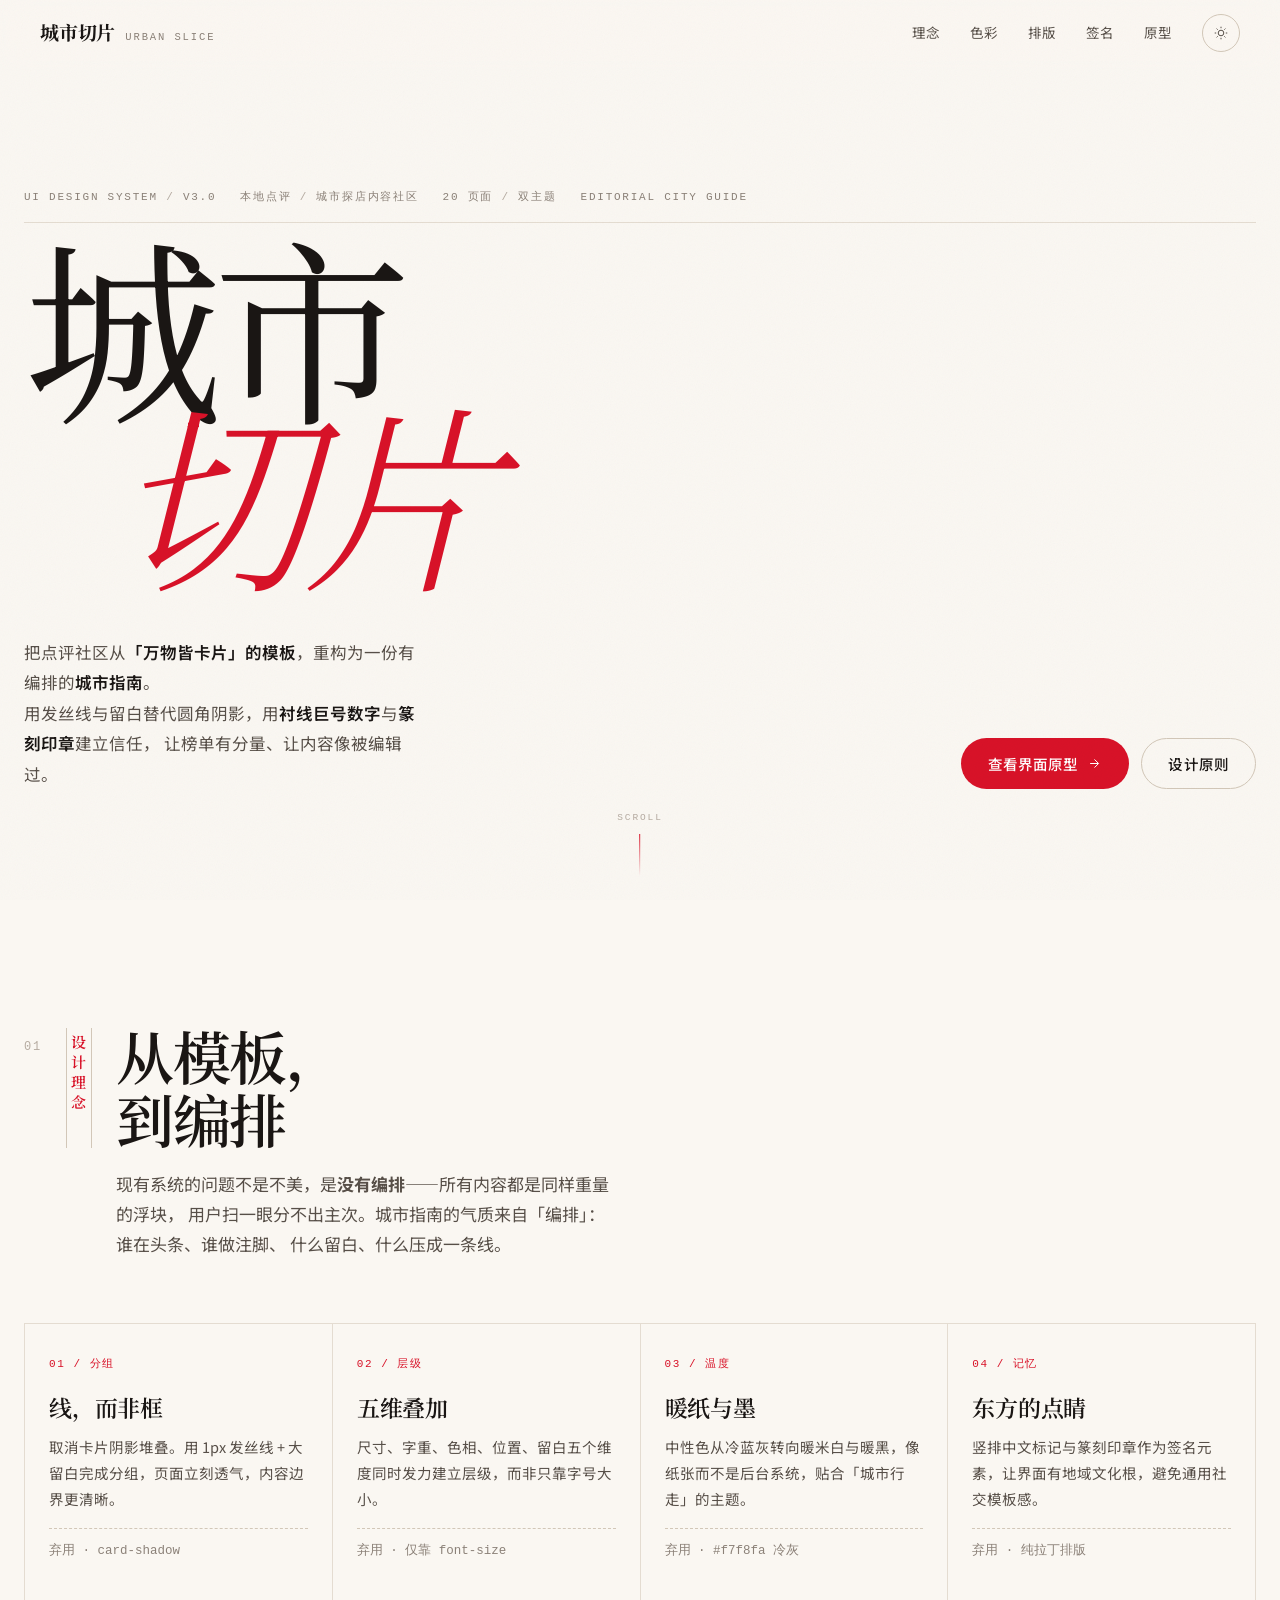
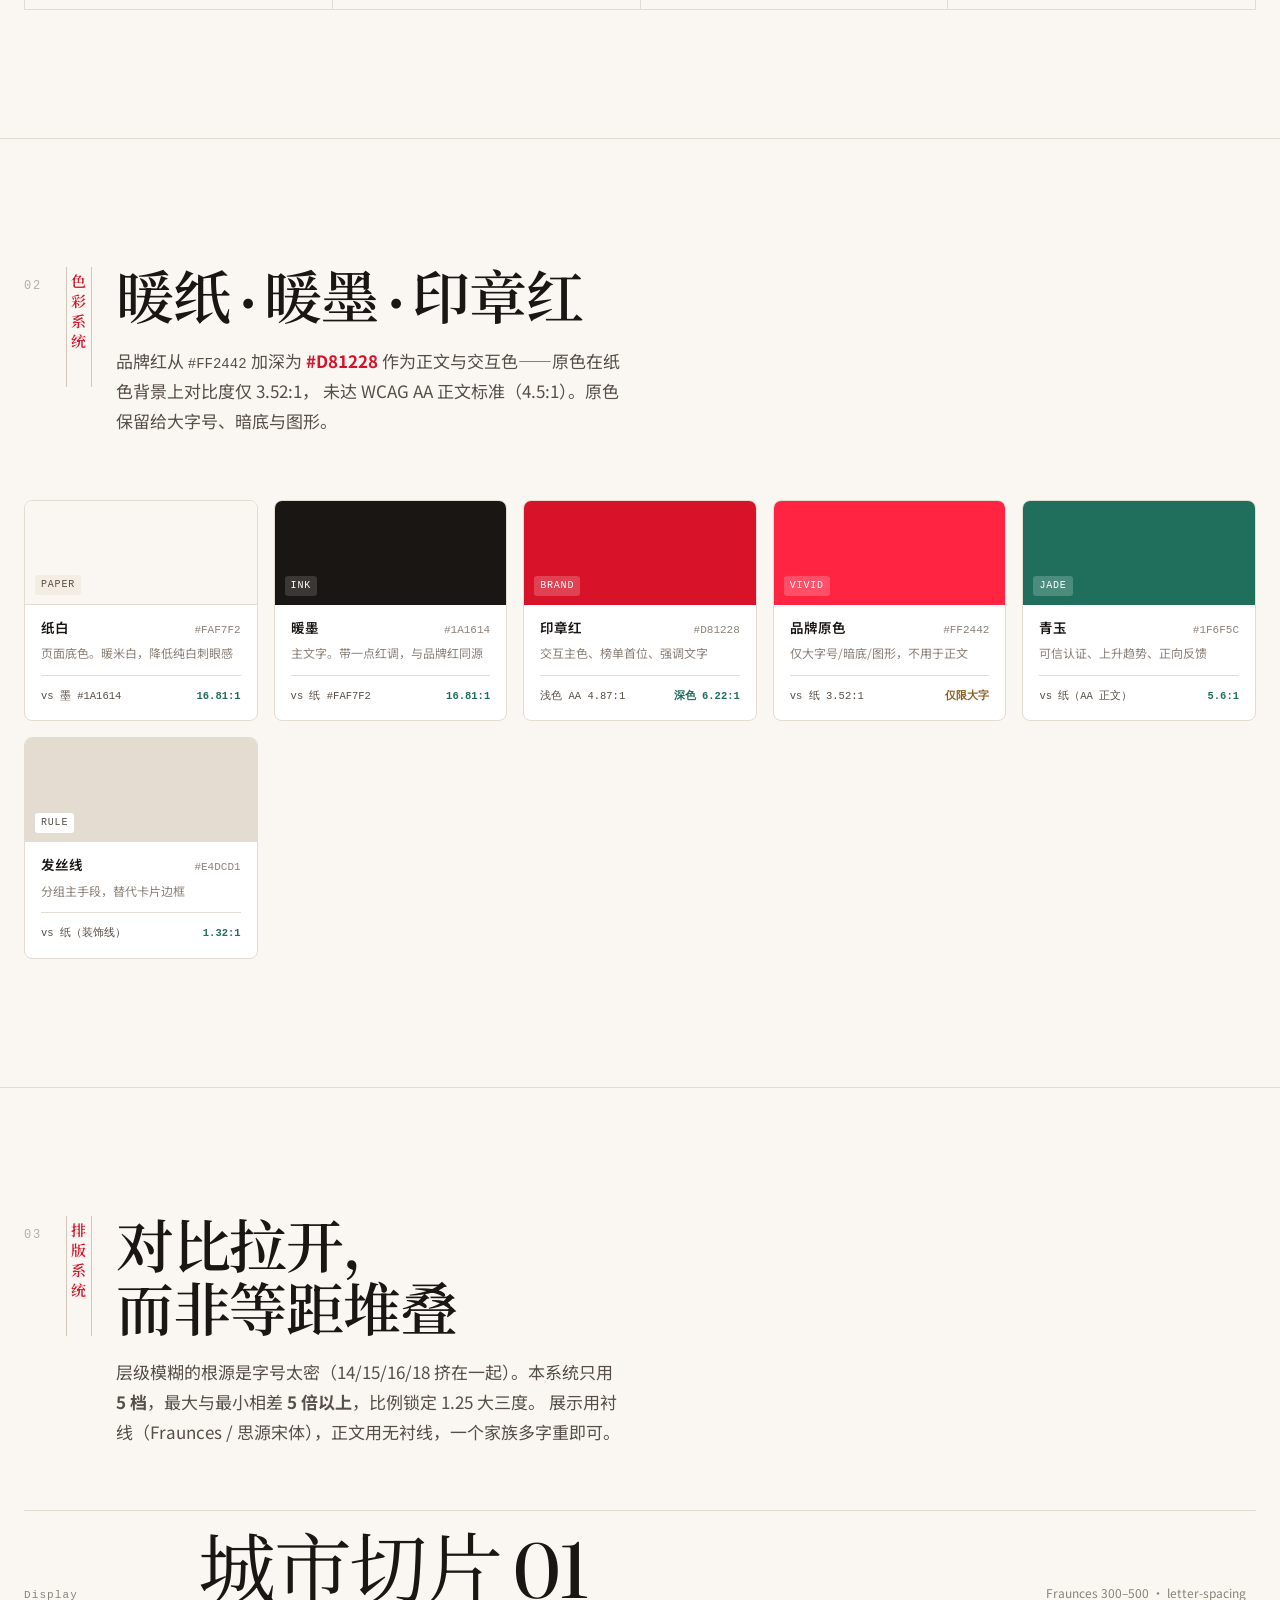
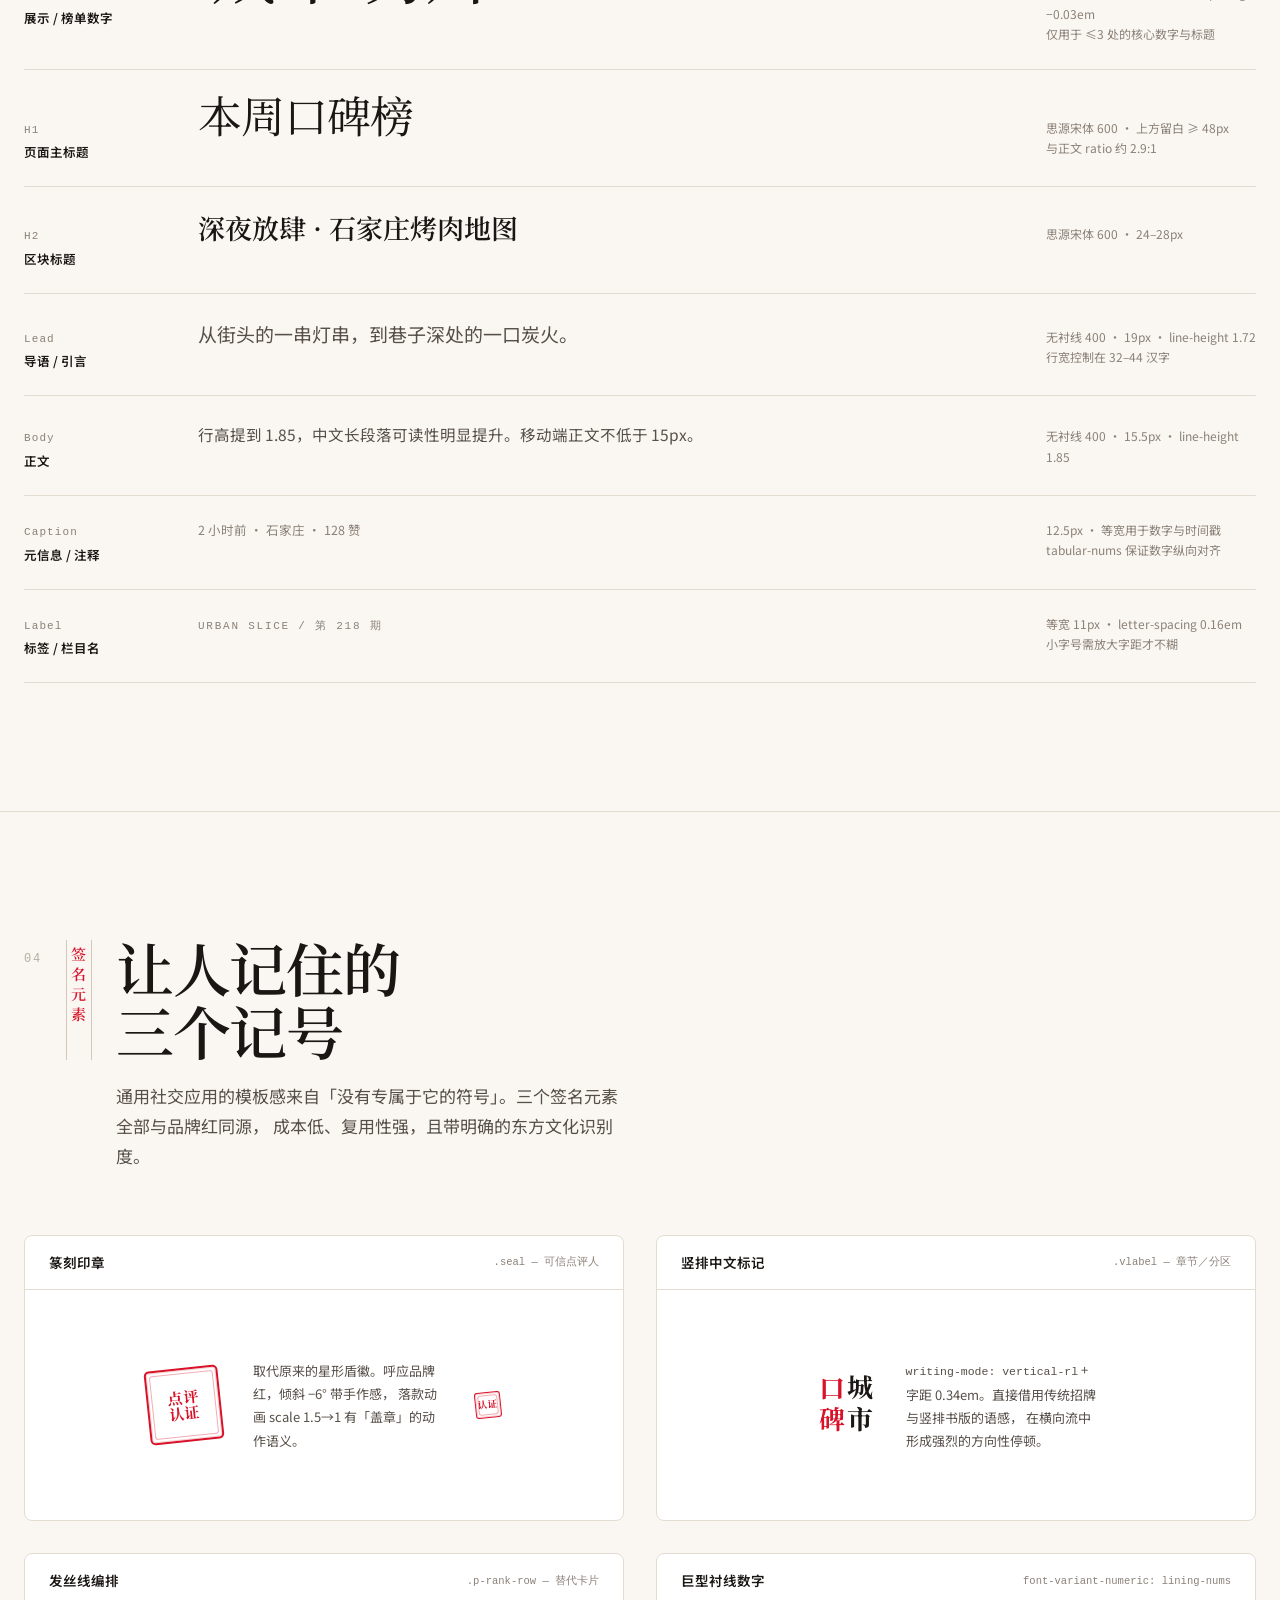
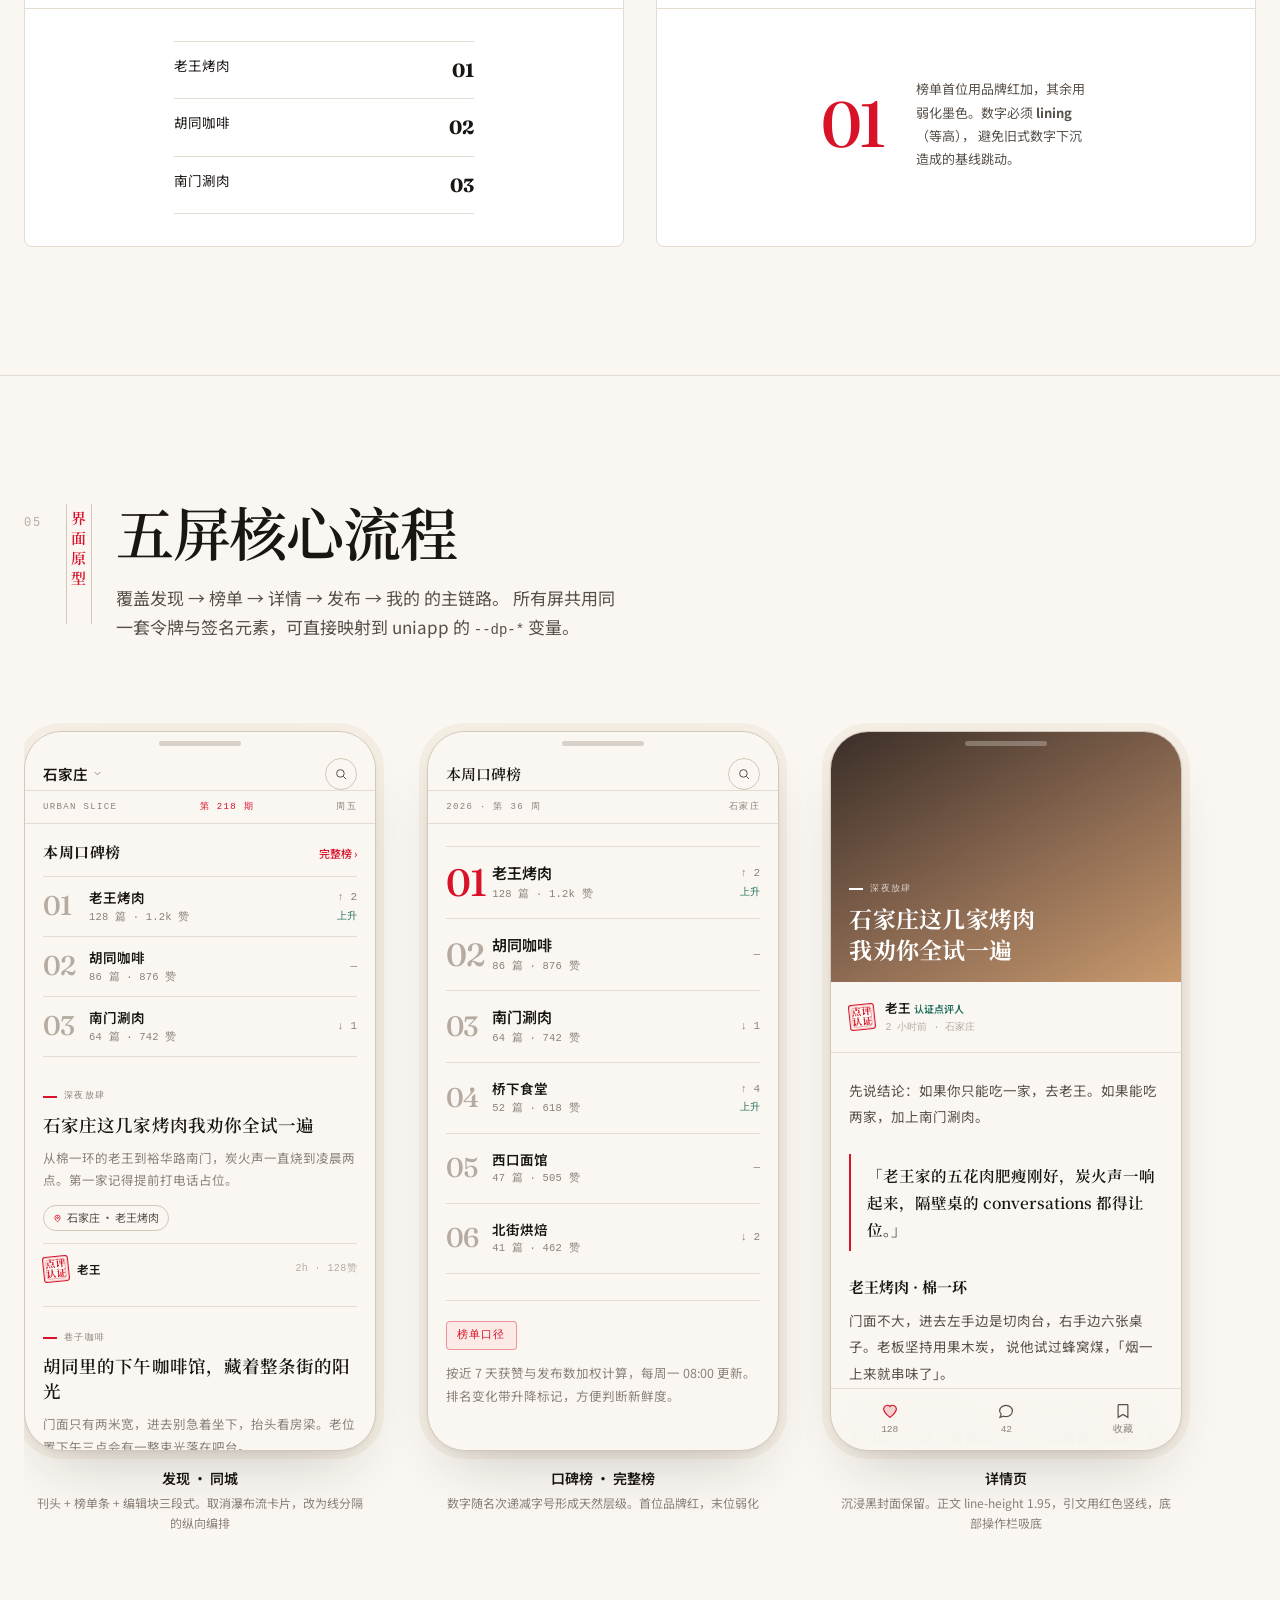
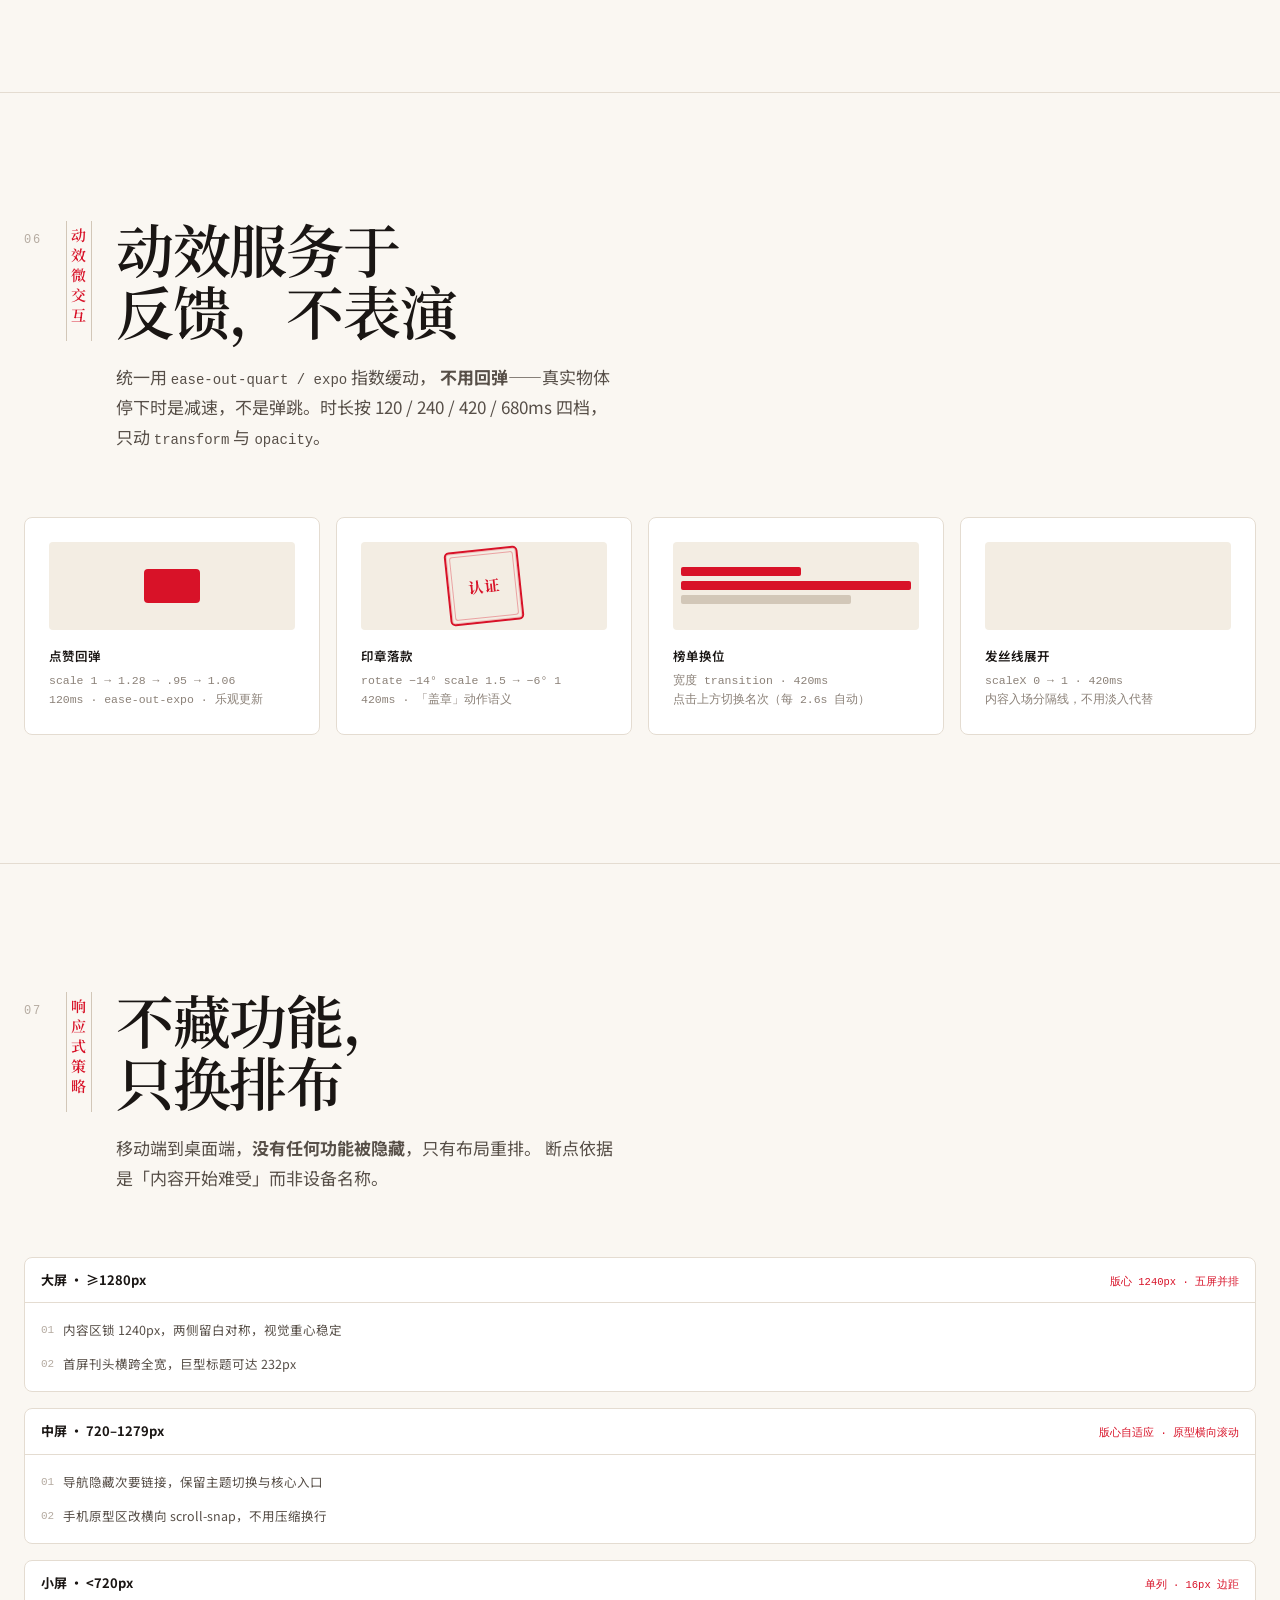
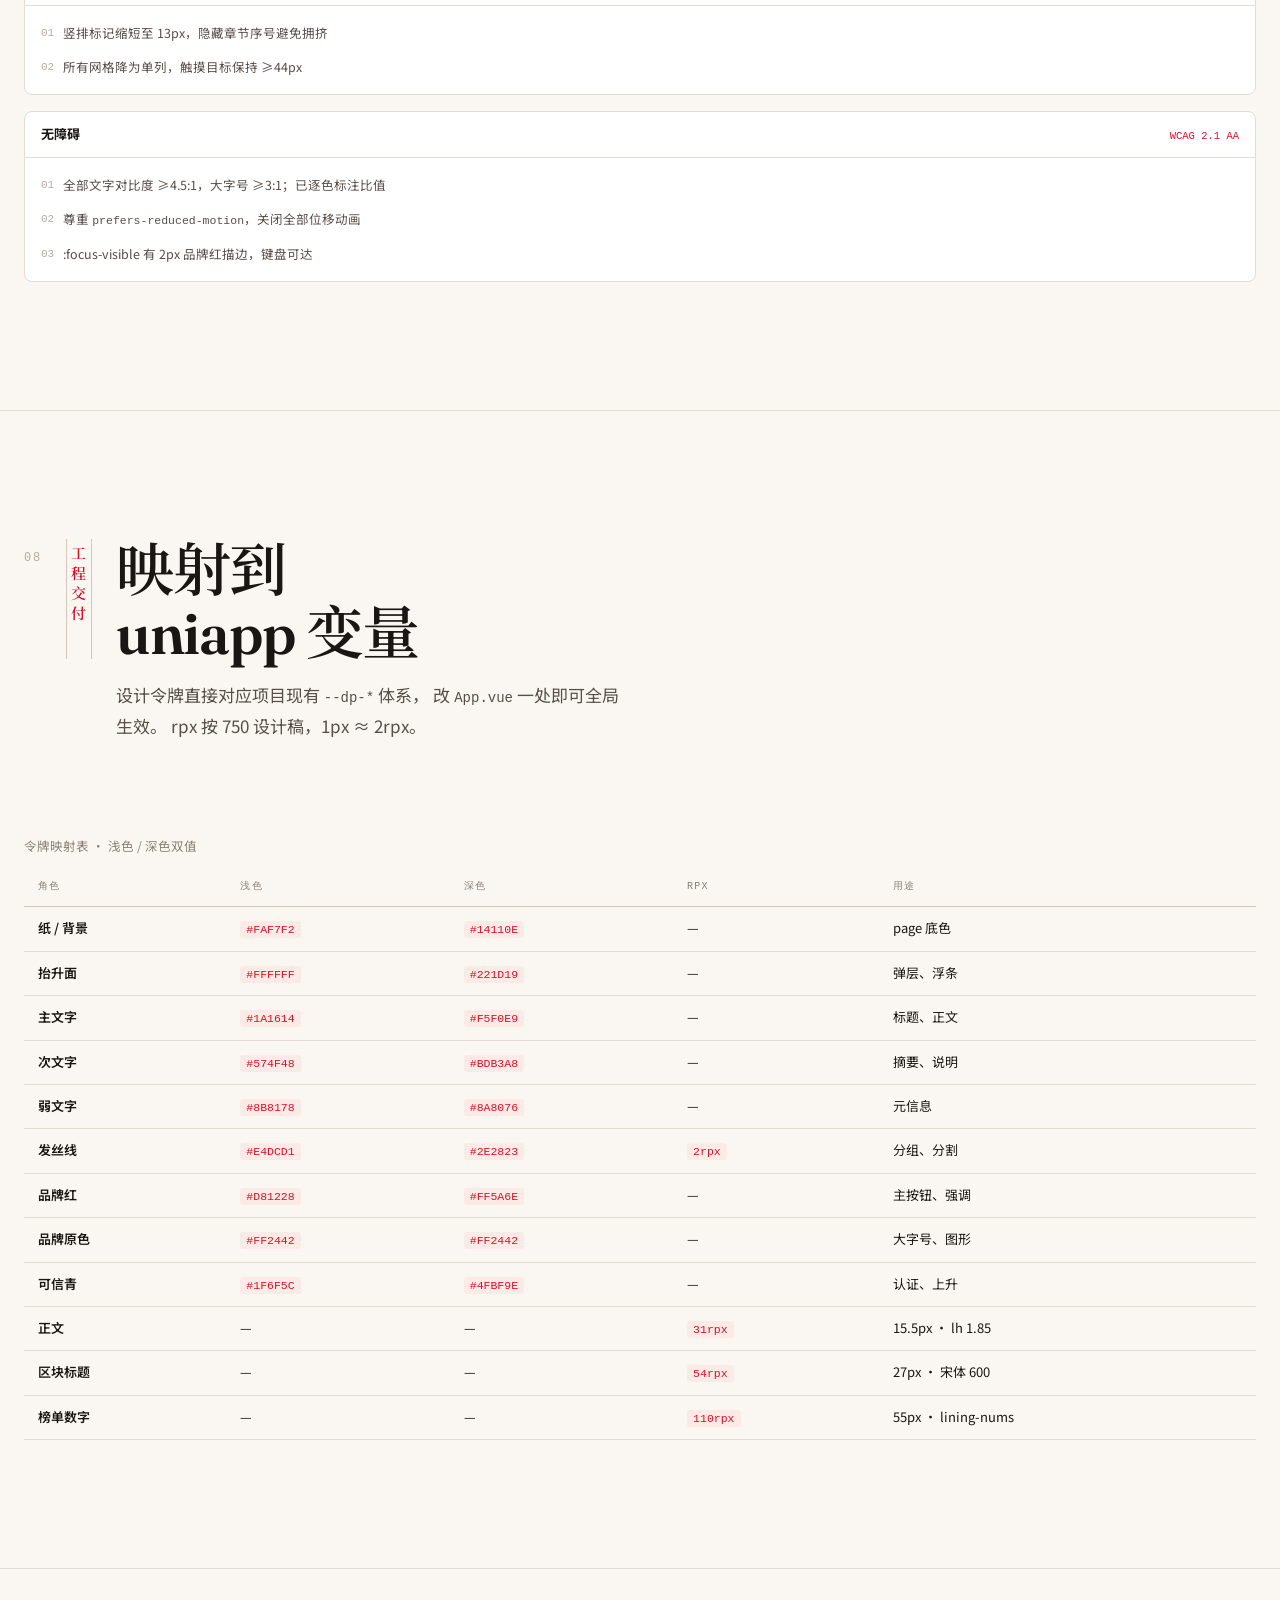
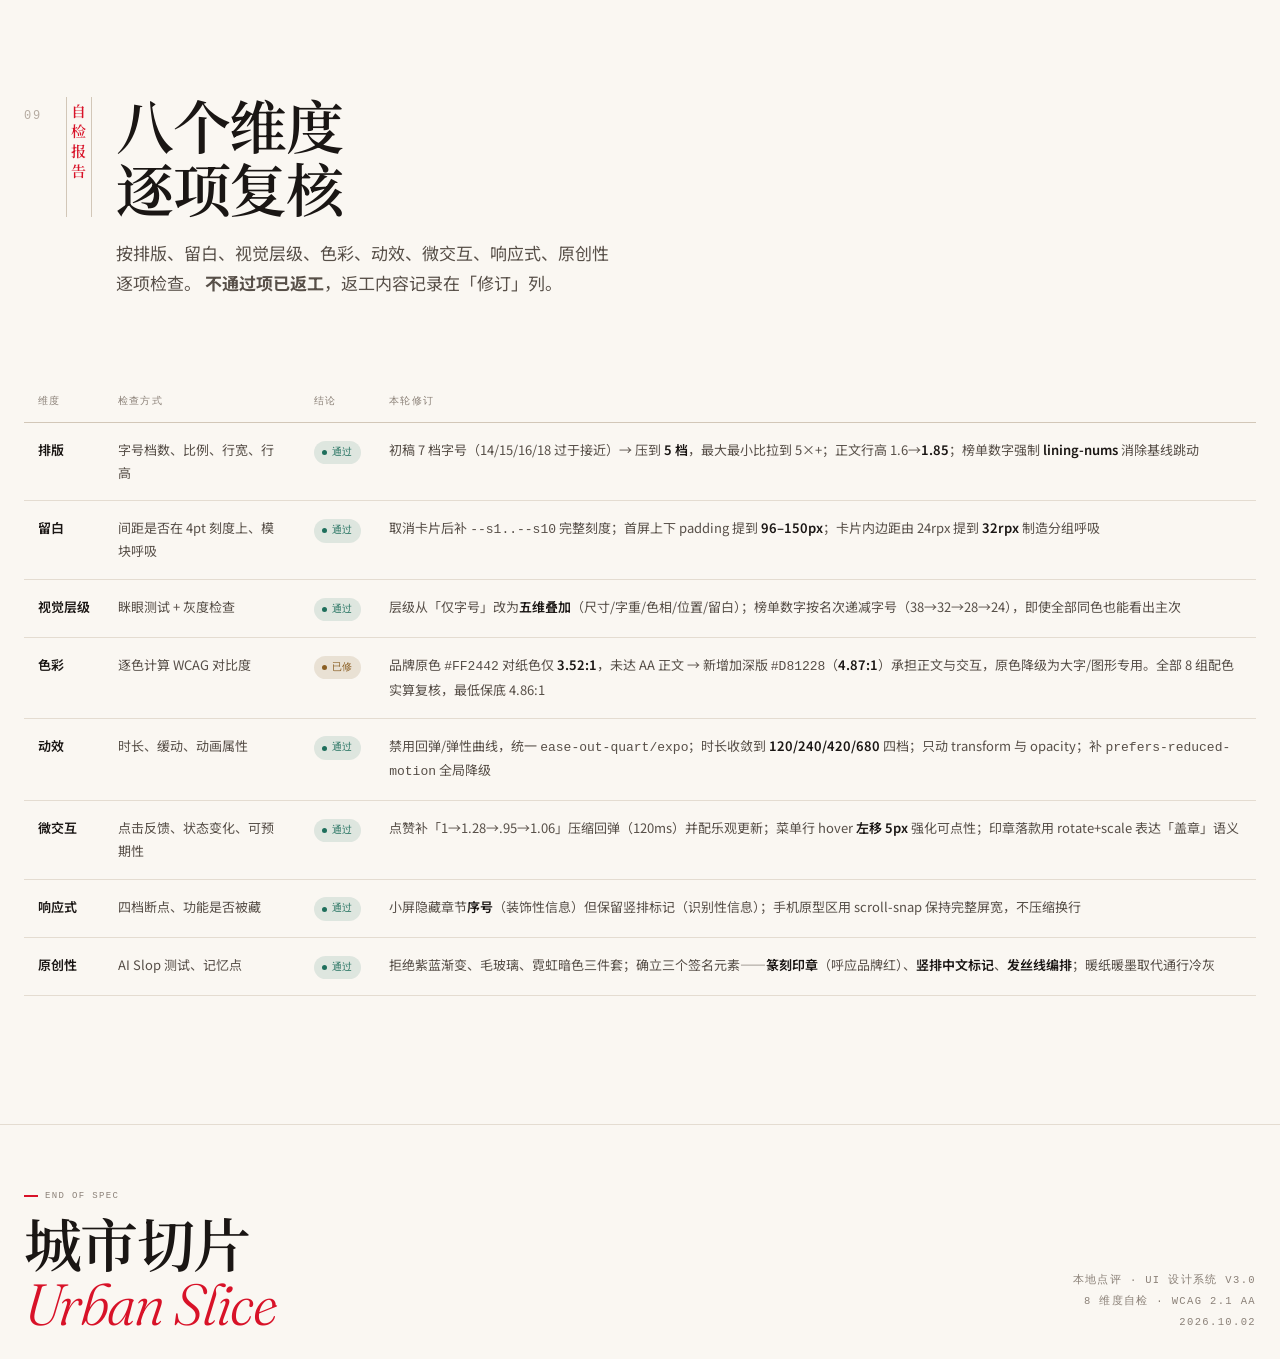
<file: 设计/城市切片-UI设计方案-v3.html>
<!DOCTYPE html>
<html lang="zh-CN" data-theme="light">
<head>
<meta charset="UTF-8">
<meta name="viewport" content="width=device-width, initial-scale=1">
<title>城市切片 URBAN SLICE — 本地点评界面设计方案</title>
<link rel="preconnect" href="https://fonts.googleapis.com">
<link rel="preconnect" href="https://fonts.gstatic.com" crossorigin>
<link href="https://fonts.googleapis.com/css2?family=Fraunces:ital,opsz,wght@0,9..144,300..900;1,9..144,300..900&family=Noto+Serif+SC:wght@400;600;700&family=Noto+Sans+SC:wght@400;500;700&display=swap" rel="stylesheet">
<style>
/* ============================================================
   城市切片 URBAN SLICE — 设计系统 v3
   方向：编辑部式城市指南（Editorial City Guide）
   基调：暖纸 / 墨 / 印章红 / 发丝线
   ============================================================ */

/* ---------- 1. 令牌 ---------- */
:root{
  /* 纸与墨（暖中性，非冷蓝灰） */
  --paper:      #FAF7F2;
  --paper-2:    #F3EDE3;
  --raised:     #FFFFFF;
  --ink:        #1A1614;
  --ink-2:      #574F48;
  --ink-3:      #8B8178;
  --ink-4:      #B5ABA1;
  --rule:       #E4DCD1;
  --rule-2:     #D2C7B8;

  /* 品牌红 — 加深至可通过 AA 正文对比度 */
  --brand:      #D81228;
  --brand-vivid:#FF2442;   /* 品牌原色：仅用于大字号/暗底/图形 */
  --brand-wash: #FCEAE7;
  --jade:       #1F6F5C;   /* 可信辅助色 */
  --gold:       #8A5F23;   /* 榜单辅助色 */

  /* 字体 */
  --f-display: 'Fraunces','Songti SC','Noto Serif SC',Georgia,'Times New Roman',serif;
  --f-serif:   'Noto Serif SC','Source Han Serif SC','Songti SC',Georgia,serif;
  --f-sans:    'Noto Sans SC','PingFang SC','Microsoft YaHei',-apple-system,BlinkMacSystemFont,'Segoe UI',system-ui,sans-serif;
  --f-mono:    ui-monospace,'SF Mono','Cascadia Mono',Menlo,Consolas,monospace;

  /* 4pt 空间刻度 */
  --s1:4px; --s2:8px; --s3:12px; --s4:16px; --s5:24px;
  --s6:32px; --s7:48px; --s8:64px; --s9:96px; --s10:128px;

  /* 圆角 — 克制，小圆角为主，仅药丸形用全圆 */
  --r-sm:4px; --r-md:8px; --r-lg:14px; --r-pill:999px;

  /* 动效 — 指数缓动，禁回弹 */
  --e-quart: cubic-bezier(0.25,1,0.5,1);
  --e-quint: cubic-bezier(0.22,1,0.36,1);
  --e-expo:  cubic-bezier(0.16,1,0.3,1);
  --t-fast:120ms; --t-base:240ms; --t-slow:420ms; --t-enter:680ms;

  /* 层级 */
  --z-base:1; --z-sticky:100; --z-drawer:300; --z-modal:400; --z-toast:500;
}
[data-theme="dark"]{
  --paper:      #14110E;
  --paper-2:    #1C1815;
  --raised:     #221D19;
  --ink:        #F5F0E9;
  --ink-2:      #BDB3A8;
  --ink-3:      #8A8076;
  --ink-4:      #635A52;
  --rule:       #2E2823;
  --rule-2:     #3F3730;
  --brand:      #FF5A6E;
  --brand-vivid:#FF2442;
  --brand-wash: #2B1614;
  --jade:       #4FBF9E;
  --gold:       #D9A54F;
}

/* ---------- 2. 基底 ---------- */
*,*::before,*::after{box-sizing:border-box}
html{scroll-behavior:smooth;-webkit-text-size-adjust:100%}
body{
  margin:0;
  background:var(--paper);
  color:var(--ink);
  font-family:var(--f-sans);
  font-size:16px;
  line-height:1.6;
  -webkit-font-smoothing:antialiased;
  -moz-osx-font-smoothing:grayscale;
  overflow-x:hidden;
  transition:background var(--t-slow) var(--e-quart), color var(--t-slow) var(--e-quart);
}
/* 纸张颗粒 — 质感，不用毛玻璃 */
body::after{
  content:'';position:fixed;inset:0;z-index:9999;pointer-events:none;
  opacity:.04;mix-blend-mode:multiply;
  background-image:url("data:image/svg+xml,%3Csvg xmlns='http://www.w3.org/2000/svg' width='240' height='240'%3E%3Cfilter id='n'%3E%3CfeTurbulence type='fractalNoise' baseFrequency='.85' numOctaves='4'/%3E%3C/filter%3E%3Crect width='100%25' height='100%25' filter='url(%23n)'/%3E%3C/svg%3E");
}
[data-theme="dark"] body::after{mix-blend-mode:screen;opacity:.05}

::selection{background:var(--brand);color:#fff}
h1,h2,h3,h4{font-family:var(--f-display);font-weight:600;line-height:1.08;margin:0;letter-spacing:-0.02em;font-variation-settings:'SOFT' 0,'WONK' 1}
p{margin:0}
a{color:inherit;text-decoration:none}
button{font-family:inherit;border:0;background:none;cursor:pointer;color:inherit}
:focus-visible{outline:2px solid var(--brand);outline-offset:3px;border-radius:2px}

/* ---------- 3. 版心与分区 ---------- */
.wrap{width:min(1240px,100% - 48px);margin-inline:auto}
@media(max-width:720px){.wrap{width:min(1240px,100% - 32px)}}

.sec{padding-block:clamp(72px,10vw,144px);position:relative}
.sec + .sec{border-top:1px solid var(--rule)}

/* 章节头 — 序号 + 竖排中文标记（签名元素①） */
.sec-head{display:flex;align-items:flex-start;gap:var(--s5);margin-bottom:var(--s8)}
.sec-no{
  font-family:var(--f-mono);font-size:12px;letter-spacing:.14em;color:var(--ink-4);
  padding-top:10px;flex-shrink:0;
}
.vlabel{
  writing-mode:vertical-rl;text-orientation:upright;
  font-family:var(--f-serif);font-weight:600;
  font-size:15px;letter-spacing:.34em;
  color:var(--brand);
  padding:6px 0;border-block:1px solid var(--rule-2);
  flex-shrink:0;height:max-content;min-height:120px;
}
.sec-t{font-size:clamp(32px,4.6vw,58px);flex:1}
.sec-d{margin-top:var(--s4);color:var(--ink-2);font-size:17px;max-width:56ch;line-height:1.75}
@media(max-width:720px){
  .sec-head{gap:var(--s3)}
  .vlabel{font-size:13px;letter-spacing:.24em;min-height:96px}
  .sec-no{display:none}
}

/* 标签 */
.tag{
  display:inline-flex;align-items:center;gap:6px;
  font-family:var(--f-mono);font-size:11px;letter-spacing:.1em;text-transform:uppercase;
  color:var(--ink-3);padding:5px 10px;border:1px solid var(--rule-2);border-radius:var(--r-sm);
}
.tag--brand{color:var(--brand);border-color:color-mix(in oklab,var(--brand) 40%,transparent);background:var(--brand-wash)}

/* ---------- 4. 导航 ---------- */
.nav{
  position:fixed;top:0;left:0;right:0;z-index:var(--z-sticky);
  display:flex;align-items:center;justify-content:space-between;
  padding:14px clamp(16px,4vw,40px);
  background:color-mix(in oklab,var(--paper) 82%,transparent);
  backdrop-filter:saturate(1.4) blur(14px);
  border-bottom:1px solid transparent;
  transition:border-color var(--t-base) var(--e-quart),background var(--t-base) var(--e-quart);
}
.nav.stuck{border-bottom-color:var(--rule)}
.nav-mark{display:flex;align-items:baseline;gap:10px}
.nav-mark b{font-family:var(--f-display);font-size:19px;letter-spacing:-.01em}
.nav-mark span{font-family:var(--f-mono);font-size:10.5px;letter-spacing:.18em;color:var(--ink-3)}
.nav-links{display:flex;gap:clamp(14px,2.4vw,30px);align-items:center}
.nav-links a{
  font-size:13.5px;color:var(--ink-2);position:relative;padding-block:4px;
  transition:color var(--t-fast) var(--e-quart);
}
.nav-links a::after{
  content:'';position:absolute;left:0;bottom:0;width:100%;height:1px;background:var(--brand);
  transform:scaleX(0);transform-origin:left;transition:transform var(--t-base) var(--e-expo);
}
.nav-links a:hover{color:var(--ink)}
.nav-links a:hover::after{transform:scaleX(1)}
.tt{
  width:38px;height:38px;border:1px solid var(--rule-2);border-radius:var(--r-pill);
  display:grid;place-items:center;transition:all var(--t-base) var(--e-quart);
}
.tt:hover{border-color:var(--ink-3);transform:rotate(-18deg)}
.tt svg{width:16px;height:16px;stroke:var(--ink-2);fill:none;stroke-width:1.5}
@media(max-width:860px){.nav-links a:not(.keep){display:none}}

/* ---------- 5. 首屏 ---------- */
.hero{
  min-height:100svh;display:flex;flex-direction:column;justify-content:center;
  position:relative;padding-block:clamp(96px,14vh,150px) var(--s7);
  overflow:hidden;
}
/* 编辑网格 — 极淡十字线，暗示版心 */
.hero::before{
  content:'';position:absolute;inset:0;pointer-events:none;
  background:
    linear-gradient(90deg,transparent calc(50% - .5px),var(--rule) 50%,transparent calc(50% + .5px));
  opacity:.85;
}
.hero-inner{position:relative;z-index:var(--z-base)}
.hero-meta{
  display:flex;flex-wrap:wrap;gap:var(--s2) var(--s5);
  font-family:var(--f-mono);font-size:11px;letter-spacing:.16em;text-transform:uppercase;
  color:var(--ink-3);margin-bottom:var(--s6);
  padding-bottom:var(--s4);border-bottom:1px solid var(--rule);
}
.hero-meta i{font-style:normal;color:var(--ink-4)}
.hero h1{
  font-size:clamp(66px,15.5vw,232px);
  line-height:.84;letter-spacing:-.045em;font-weight:400;
  font-variation-settings:'SOFT' 0,'WONK' 1;
  margin:0;
}
.hero h1 em{
  display:block;font-style:italic;font-weight:300;
  color:var(--brand);
  font-variation-settings:'SOFT' 40,'WONK' 1;
  padding-left:clamp(0px,7vw,110px);
}
.hero-sub{
  margin-top:var(--s7);display:flex;flex-wrap:wrap;gap:var(--s5) var(--s7);
  align-items:flex-end;justify-content:space-between;
}
.hero-desc{max-width:44ch;color:var(--ink-2);font-size:16.5px;line-height:1.85}
.hero-desc b{color:var(--ink);font-weight:600}
.hero-cta{display:flex;gap:var(--s3);flex-wrap:wrap}
.btn{
  display:inline-flex;align-items:center;gap:9px;
  padding:13px 26px;border-radius:var(--r-pill);
  font-size:14.5px;font-weight:500;letter-spacing:.01em;
  transition:all var(--t-base) var(--e-quart);
  border:1px solid transparent;
}
.btn--fill{background:var(--brand);color:#fff}
.btn--fill:hover{background:color-mix(in oklab,var(--brand) 86%,#000);transform:translateY(-2px);box-shadow:0 10px 26px -10px color-mix(in oklab,var(--brand) 60%,transparent)}
.btn--line{border-color:var(--rule-2);color:var(--ink)}
.btn--line:hover{border-color:var(--ink);transform:translateY(-2px)}
.btn svg{width:15px;height:15px;stroke:currentColor;fill:none;stroke-width:1.6}

.scroll-cue{
  position:absolute;bottom:var(--s5);left:50%;translate:-50% 0;
  display:flex;flex-direction:column;align-items:center;gap:9px;
  font-family:var(--f-mono);font-size:9.5px;letter-spacing:.2em;color:var(--ink-4);
}
.scroll-cue i{display:block;width:1px;height:42px;background:linear-gradient(var(--brand),transparent);animation:cue 2.1s var(--e-quart) infinite}
@keyframes cue{0%{transform:scaleY(0);transform-origin:top}45%{transform:scaleY(1);transform-origin:top}55%{transform:scaleY(1);transform-origin:bottom}100%{transform:scaleY(0);transform-origin:bottom}}
@media(max-width:720px){.scroll-cue{display:none}}

/* ---------- 6. 理念 ---------- */
.creed{display:grid;gap:1px;background:var(--rule);border:1px solid var(--rule);margin-top:var(--s8)}
@media(min-width:900px){.creed{grid-template-columns:repeat(4,1fr)}}
.creed article{background:var(--paper);padding:var(--s6) var(--s5) var(--s7);transition:background var(--t-base) var(--e-quart)}
.creed article:hover{background:var(--raised)}
.creed .idx{font-family:var(--f-mono);font-size:11px;letter-spacing:.14em;color:var(--brand);display:block;margin-bottom:var(--s5)}
.creed h3{font-size:23px;margin-bottom:var(--s3);letter-spacing:-.01em}
.creed p{color:var(--ink-2);font-size:14.5px;line-height:1.8}
.creed .anti{margin-top:var(--s4);padding-top:var(--s3);border-top:1px dashed var(--rule-2);font-size:12.5px;color:var(--ink-3);font-family:var(--f-mono)}

/* ---------- 7. 色彩 ---------- */
.swatches{display:grid;gap:var(--s4);margin-top:var(--s8)}
@media(min-width:760px){.swatches{grid-template-columns:repeat(auto-fit,minmax(210px,1fr))}}
.sw{border:1px solid var(--rule);border-radius:var(--r-md);overflow:hidden;background:var(--raised)}
.sw-chip{height:104px;position:relative}
.sw-chip span{position:absolute;left:10px;bottom:9px;font-family:var(--f-mono);font-size:10px;letter-spacing:.08em;padding:2px 6px;border-radius:3px}
.sw-meta{padding:var(--s3) var(--s4) var(--s4)}
.sw-name{font-size:13.5px;font-weight:600;display:flex;justify-content:space-between;align-items:baseline;gap:8px}
.sw-name code{font-family:var(--f-mono);font-size:11px;color:var(--ink-3);font-weight:400}
.sw-use{font-size:12px;color:var(--ink-3);margin-top:4px;line-height:1.6}
.ratio{
  margin-top:var(--s3);padding-top:var(--s3);border-top:1px solid var(--rule);
  font-family:var(--f-mono);font-size:10.5px;color:var(--ink-2);display:flex;justify-content:space-between;
}
.ratio b{color:var(--jade)}
.ratio b.warn{color:var(--gold)}

/* ---------- 8. 排版 ---------- */
.spec{border-top:1px solid var(--rule);margin-top:var(--s6)}
.spec-row{
  display:grid;gap:var(--s3) var(--s5);align-items:baseline;
  padding-block:var(--s5);border-bottom:1px solid var(--rule);
  grid-template-columns:1fr;
}
@media(min-width:820px){.spec-row{grid-template-columns:150px 1fr 210px}}
.spec-key{font-family:var(--f-mono);font-size:11px;letter-spacing:.1em;color:var(--ink-3)}
.spec-key b{display:block;color:var(--ink);font-size:12.5px;letter-spacing:0;margin-top:3px;font-family:var(--f-sans);font-weight:600}
.spec-demo{overflow-wrap:anywhere}
.spec-note{font-size:12px;color:var(--ink-3);line-height:1.7}
.t-display{font-family:var(--f-display);font-size:clamp(44px,6.4vw,78px);line-height:.92;letter-spacing:-.03em;font-weight:400}
.t-h1{font-family:var(--f-display);font-size:clamp(32px,3.6vw,44px);line-height:1.08;letter-spacing:-.02em}
.t-h2{font-family:var(--f-serif);font-size:27px;line-height:1.25;font-weight:600}
.t-lead{font-size:19px;line-height:1.72;color:var(--ink-2)}
.t-body{font-size:15.5px;line-height:1.85;color:var(--ink-2)}
.t-cap{font-size:12.5px;line-height:1.6;color:var(--ink-3)}
.t-num{font-family:var(--f-display);font-size:64px;line-height:.8;font-weight:500;letter-spacing:-.04em;font-variant-numeric:lining-nums}

/* ---------- 9. 签名元素 ---------- */
.signatures{display:grid;gap:var(--s6);margin-top:var(--s8)}
@media(min-width:1000px){.signatures{grid-template-columns:1fr 1fr}}
.sig{border:1px solid var(--rule);background:var(--raised);border-radius:var(--r-md);overflow:hidden}
.sig-h{padding:var(--s4) var(--s5);border-bottom:1px solid var(--rule);display:flex;justify-content:space-between;align-items:center;gap:var(--s3)}
.sig-h b{font-size:13.5px;font-weight:600}
.sig-h code{font-family:var(--f-mono);font-size:10.5px;color:var(--ink-3)}
.sig-b{padding:var(--s6) var(--s5);display:flex;align-items:center;justify-content:center;gap:var(--s6);min-height:230px;flex-wrap:wrap}

/* 印章（签名元素②） */
.seal{
  width:74px;height:74px;display:grid;place-items:center;flex-shrink:0;
  border:2px solid var(--brand);border-radius:5px;color:var(--brand);
  font-family:var(--f-serif);font-size:15px;font-weight:700;line-height:1.05;
  letter-spacing:.06em;text-align:center;
  rotate:-6deg;
  position:relative;
  box-shadow:inset 0 0 0 1px color-mix(in oklab,var(--brand) 22%,transparent);
  transition:rotate var(--t-slow) var(--e-expo),scale var(--t-slow) var(--e-expo);
}
.seal::before{
  content:'';position:absolute;inset:3px;border:1px solid color-mix(in oklab,var(--brand) 34%,transparent);border-radius:3px;
}
.seal:hover{rotate:0deg;scale:1.06}
.seal--sm{width:26px;height:26px;font-size:9.5px;border-width:1.5px;border-radius:3px;letter-spacing:0}
.seal--sm::before{inset:2px;border-width:.5px}

/* 竖排标记 */
.vtitle{
  writing-mode:vertical-rl;text-orientation:upright;
  font-family:var(--f-serif);font-weight:700;font-size:26px;letter-spacing:.2em;
  color:var(--ink);line-height:1.1;
}
.vtitle b{color:var(--brand);font-weight:700}

/* 发丝线示例 */
.hair-demo{width:100%;max-width:300px;display:flex;flex-direction:column;gap:0}
.hair-demo div{padding-block:13px;border-bottom:1px solid var(--rule);font-size:13.5px;display:flex;justify-content:space-between}
.hair-demo div:first-child{border-top:1px solid var(--rule)}
.hair-demo b{font-family:var(--f-display);font-size:19px}

/* ---------- 10. 屏幕原型 ---------- */
.screens{margin-top:var(--s8);display:flex;gap:clamp(28px,4vw,52px);overflow-x:auto;padding-block:var(--s5) var(--s6);scroll-snap-type:x mandatory}
.screens::-webkit-scrollbar{height:3px}
.screens::-webkit-scrollbar-thumb{background:var(--rule-2);border-radius:2px}
@media(max-width:720px){.screens{margin-inline:calc(var(--s4) * -1);padding-inline:var(--s4)}}
.shot{flex-shrink:0;scroll-snap-align:center;display:flex;flex-direction:column;align-items:center;gap:var(--s4)}
.shot-cap{text-align:center;max-width:330px}
.shot-cap b{display:block;font-size:14px;font-weight:600;margin-bottom:4px}
.shot-cap span{font-size:12px;color:var(--ink-3);line-height:1.6;display:block}

/* 手机 */
.phone{
  width:352px;height:720px;flex-shrink:0;position:relative;
  background:var(--paper);border-radius:38px;
  border:1px solid var(--rule-2);
  box-shadow:0 2px 4px rgba(26,22,20,.04),0 30px 60px -24px rgba(26,22,20,.22),0 0 0 8px var(--paper-2);
  overflow:hidden;
}
.phone::before{ /* 状态栏 */
  content:'';position:absolute;top:9px;left:50%;translate:-50% 0;
  width:82px;height:5px;border-radius:3px;background:var(--ink-4);opacity:.5;z-index:9;
}
.ph-screen{height:100%;overflow-y:auto;overflow-x:hidden;scrollbar-width:none}
.ph-screen::-webkit-scrollbar{display:none}

/* 屏内排版原子 */
.p-top{
  padding:26px 18px 0;display:flex;align-items:center;gap:10px;
  position:sticky;top:0;z-index:8;
  background:color-mix(in oklab,var(--paper) 90%,transparent);
  backdrop-filter:blur(12px);
  border-bottom:1px solid var(--rule);
}
.p-city{font-size:14.5px;font-weight:600;display:flex;align-items:center;gap:4px}
.p-city svg{width:11px;height:11px;stroke:var(--ink-3);fill:none;stroke-width:2}
.p-search{
  margin-left:auto;width:32px;height:32px;border:1px solid var(--rule-2);border-radius:var(--r-pill);
  display:grid;place-items:center;
}
.p-search svg{width:14px;height:14px;stroke:var(--ink-2);fill:none;stroke-width:1.7}
.p-issue{
  padding:9px 18px;border-bottom:1px solid var(--rule);
  display:flex;justify-content:space-between;align-items:center;
  font-family:var(--f-mono);font-size:9px;letter-spacing:.15em;color:var(--ink-3);text-transform:uppercase;
}
.p-issue b{color:var(--brand);font-weight:400}

/* 榜单条（签名：巨型衬线数字） */
.p-rank{padding:var(--s4) 18px 0}
.p-rank-h{display:flex;justify-content:space-between;align-items:baseline;margin-bottom:var(--s3)}
.p-rank-h b{font-family:var(--f-serif);font-size:15px;font-weight:700;letter-spacing:.04em}
.p-rank-h span{font-size:11px;color:var(--brand);font-weight:500}
.p-rank-row{
  display:grid;grid-template-columns:34px 1fr auto;align-items:center;gap:12px;
  padding-block:11px;border-top:1px solid var(--rule);
  transition:padding-left var(--t-base) var(--e-quart);
}
.p-rank-row:hover{padding-left:5px}
.p-rank-row:last-child{border-bottom:1px solid var(--rule)}
.p-rank-no{
  font-family:var(--f-display);font-size:27px;font-weight:500;line-height:.85;
  color:var(--ink-4);font-variant-numeric:lining-nums;letter-spacing:-.03em;
  transition:color var(--t-base) var(--e-quart);
}
.p-rank-row:first-child .p-rank-no{color:var(--brand)}
.p-rank-nm{font-size:13.5px;font-weight:600;line-height:1.35;white-space:nowrap;overflow:hidden;text-overflow:ellipsis}
.p-rank-sb{font-size:10.5px;color:var(--ink-3);margin-top:2px;font-family:var(--f-mono);letter-spacing:.02em;white-space:nowrap;overflow:hidden;text-overflow:ellipsis}
.p-rank-v{font-size:11px;color:var(--ink-3);font-family:var(--f-mono);text-align:right}
.p-rank-v em{display:block;font-style:normal;color:var(--jade);font-size:9.5px;margin-top:2px}

/* 编辑块（无卡片，用线+留白） */
.p-feed{padding:var(--s5) 18px var(--s8)}
.p-item{padding-block:var(--s5);border-bottom:1px solid var(--rule)}
.p-item:first-child{padding-top:var(--s2)}
.p-kicker{
  display:flex;align-items:center;gap:7px;margin-bottom:9px;
  font-family:var(--f-mono);font-size:9px;letter-spacing:.15em;text-transform:uppercase;color:var(--ink-3);
}
.p-kicker i{width:14px;height:2px;background:var(--brand);display:block;flex-shrink:0}
.p-item h4{
  font-family:var(--f-serif);font-size:17.5px;line-height:1.42;font-weight:600;
  letter-spacing:.005em;margin-bottom:9px;
}
.p-item p{font-size:12.5px;line-height:1.8;color:var(--ink-3);margin-bottom:var(--s3)}
.p-poi{
  display:inline-flex;align-items:center;gap:5px;font-size:11px;color:var(--ink-2);
  padding:3px 9px;border:1px solid var(--rule-2);border-radius:var(--r-pill);margin-bottom:var(--s3);
}
.p-poi svg{width:9px;height:9px;stroke:var(--brand);fill:none;stroke-width:2.2}
.p-by{display:flex;align-items:center;gap:8px;padding-top:var(--s3);border-top:1px solid var(--rule)}
.p-by-nm{font-size:11.5px;font-weight:600}
.p-by-mt{font-size:10px;color:var(--ink-4);font-family:var(--f-mono);margin-left:auto;letter-spacing:.04em}

/* 详情屏 */
.p-hero{height:250px;position:relative;overflow:hidden;background:linear-gradient(150deg,#3A2E28,#8C6A52 55%,#C99A6E)}
.p-hero-txt{position:absolute;left:18px;right:18px;bottom:16px;color:#fff}
.p-hero-txt .p-kicker{color:rgba(255,255,255,.72);margin-bottom:8px}
.p-hero-txt .p-kicker i{background:#fff}
.p-hero h3{font-family:var(--f-serif);font-size:23px;line-height:1.34;font-weight:700;color:#fff;letter-spacing:.01em}
.p-body{padding:var(--s5) 18px var(--s6)}
.p-body h5{font-family:var(--f-serif);font-size:15px;font-weight:700;margin:var(--s5) 0 var(--s2)}
.p-body p{font-size:13.5px;line-height:1.95;color:var(--ink-2);margin-bottom:var(--s3)}
.p-quote{
  margin:var(--s5) 0;padding:var(--s2) 0 var(--s2) var(--s4);
  border-left:2px solid var(--brand);
  font-family:var(--f-serif);font-size:15.5px;line-height:1.75;font-weight:600;color:var(--ink);
}
.p-bar{
  position:sticky;bottom:0;display:grid;grid-template-columns:repeat(3,1fr);
  border-top:1px solid var(--rule);background:color-mix(in oklab,var(--paper) 93%,transparent);
  backdrop-filter:blur(14px);
}
.p-bar button{padding:13px 0;display:grid;gap:3px;justify-items:center;transition:background var(--t-fast) var(--e-quart)}
.p-bar button:hover{background:var(--paper-2)}
.p-bar svg{width:18px;height:18px;stroke:var(--ink-2);fill:none;stroke-width:1.6}
.p-bar button:first-child svg{stroke:var(--brand);fill:color-mix(in oklab,var(--brand) 16%,transparent)}
.p-bar span{font-family:var(--f-mono);font-size:9.5px;color:var(--ink-3)}

/* 发布屏 */
.p-tabs{display:flex;gap:var(--s5);padding:0 18px;border-bottom:1px solid var(--rule)}
.p-tabs button{padding:11px 0;font-size:13px;color:var(--ink-3);position:relative;transition:color var(--t-fast) var(--e-quart)}
.p-tabs button.on{color:var(--ink);font-weight:600}
.p-tabs button.on::after{content:'';position:absolute;left:0;bottom:-1px;width:100%;height:2px;background:var(--brand)}
.p-form{padding:var(--s5) 18px}
.p-field{margin-bottom:var(--s5)}
.p-label{font-family:var(--f-mono);font-size:9px;letter-spacing:.15em;text-transform:uppercase;color:var(--ink-3);margin-bottom:9px;display:block}
.p-input{
  width:100%;padding:13px 0;border:0;border-bottom:1px solid var(--rule-2);
  background:transparent;font-family:var(--f-serif);font-size:16px;font-weight:600;color:var(--ink);
  transition:border-color var(--t-base) var(--e-quart);
}
.p-input::placeholder{color:var(--ink-4);font-weight:400}
.p-input:focus{outline:none;border-bottom-color:var(--brand)}
.p-chips{display:flex;flex-wrap:wrap;gap:7px}
.p-chip{font-size:11.5px;padding:5px 11px;border:1px solid var(--rule-2);border-radius:var(--r-pill);color:var(--ink-2);transition:all var(--t-fast) var(--e-quart)}
.p-chip:hover{border-color:var(--ink-3)}
.p-chip.on{background:var(--brand);border-color:var(--brand);color:#fff}
.p-imgs{display:grid;grid-template-columns:repeat(3,1fr);gap:7px}
.p-img{aspect-ratio:1;border:1px dashed var(--rule-2);border-radius:var(--r-sm);display:grid;place-items:center;color:var(--ink-4)}
.p-img:first-child{background:linear-gradient(140deg,#4A3A32,#A87B58);border:0}
.p-img svg{width:17px;height:17px;stroke:currentColor;fill:none;stroke-width:1.6}
.p-submit{
  width:100%;padding:15px;border-radius:var(--r-pill);background:var(--brand);color:#fff;
  font-size:15px;font-weight:600;letter-spacing:.06em;
  transition:all var(--t-base) var(--e-quart);
  box-shadow:0 8px 22px -10px color-mix(in oklab,var(--brand) 70%,transparent);
}
.p-submit:hover{transform:translateY(-2px);box-shadow:0 14px 30px -12px color-mix(in oklab,var(--brand) 75%,transparent)}

/* 我的屏 */
.p-mine-h{padding:var(--s6) 18px var(--s5);border-bottom:1px solid var(--rule)}
.p-mine-top{display:flex;align-items:center;gap:13px;margin-bottom:var(--s5)}
.p-av{width:52px;height:52px;border-radius:var(--r-pill);background:linear-gradient(140deg,var(--brand),#8A1020);display:grid;place-items:center;color:#fff;font-family:var(--f-serif);font-size:20px;font-weight:700;flex-shrink:0}
.p-mine-top h3{font-family:var(--f-serif);font-size:19px;font-weight:700;display:flex;align-items:center;gap:7px}
.p-mine-top p{font-size:11.5px;color:var(--ink-3);margin-top:3px}
.p-stats{display:grid;grid-template-columns:repeat(3,1fr);gap:var(--s3)}
.p-stat b{font-family:var(--f-display);font-size:27px;font-weight:500;line-height:1;letter-spacing:-.03em;display:block;font-variant-numeric:lining-nums}
.p-stat span{font-size:10.5px;color:var(--ink-3);display:block;margin-top:6px;font-family:var(--f-mono);letter-spacing:.05em}
.p-menu{padding:var(--s2) 0}
.p-row{
  width:100%;display:flex;align-items:center;gap:12px;
  padding:14px 18px;border-bottom:1px solid var(--rule);text-align:left;
  transition:background var(--t-fast) var(--e-quart),padding-left var(--t-base) var(--e-quart);
}
.p-row:hover{background:var(--paper-2);padding-left:23px}
.p-row svg{width:16px;height:16px;stroke:var(--ink-3);fill:none;stroke-width:1.6;flex-shrink:0}
.p-row b{font-size:13.5px;font-weight:500}
.p-row i{margin-left:auto;font-style:normal;font-family:var(--f-mono);font-size:10.5px;color:var(--ink-4)}
.p-row .seal--sm{margin-left:auto}

/* ---------- 11. 动效演示 ---------- */
.motion-grid{display:grid;gap:var(--s4);margin-top:var(--s8)}
@media(min-width:860px){.motion-grid{grid-template-columns:repeat(auto-fit,minmax(230px,1fr))}}
.mo{border:1px solid var(--rule);border-radius:var(--r-md);background:var(--raised);padding:var(--s5);overflow:hidden}
.mo-stage{height:88px;display:grid;place-items:center;margin-bottom:var(--s4);background:var(--paper-2);border-radius:var(--r-sm);position:relative}
.mo-bar{width:56px;height:34px;border-radius:var(--r-sm);background:var(--brand)}
.mo-t{font-size:12.5px;font-weight:600;margin-bottom:5px}
.mo-d{font-size:11.5px;color:var(--ink-3);line-height:1.7;font-family:var(--f-mono)}
/* ① 点赞 */
.mo-like .mo-bar{animation:like 2.6s var(--e-expo) infinite;cursor:pointer}
@keyframes like{0%,100%{transform:scale(1)}18%{transform:scale(1.28)}32%{transform:scale(.95)}46%{transform:scale(1.06)}}
/* ② 印章落款 */
.mo-seal .mo-bar{background:none}
.mo-seal .seal{animation:stamp 2.8s var(--e-expo) infinite}
@keyframes stamp{0%,100%{rotate:-6deg;scale:1;opacity:1}20%{rotate:-14deg;scale:1.5;opacity:0}45%{rotate:-6deg;scale:1;opacity:1}}
/* ③ 榜单换位 */
.mo-rank{display:flex;flex-direction:column;gap:5px;width:100%;padding:0 8px}
.mo-rank i{display:block;height:9px;background:var(--rule-2);border-radius:2px;transition:all var(--t-slow) var(--e-expo)}
.mo-rank i:first-child{background:var(--brand);width:100%}
.mo-rank i:nth-child(2){width:74%}
.mo-rank i:nth-child(3){width:52%}
.mo-rank.go i:first-child{width:52%}
.mo-rank.go i:nth-child(2){width:100%;background:var(--brand)}
.mo-rank.go i:nth-child(3){width:74%}
/* ④ 线展开 */
.mo-line .mo-bar{height:2px;width:0;background:var(--brand);border-radius:0;animation:line 2.4s var(--e-expo) infinite}
@keyframes line{0%{width:0}40%{width:100%}70%{width:100%}100%{width:0;opacity:0}}
/* ⑤ 数字滚动 */
.mo-num{font-family:var(--f-display);font-size:34px;font-weight:500;letter-spacing:-.03em;font-variant-numeric:tabular-nums lining-nums}

/* ---------- 12. 响应式 ---------- */
.bp{display:grid;gap:var(--s4);margin-top:var(--s8)}
.bp-row{border:1px solid var(--rule);border-radius:var(--r-md);overflow:hidden;background:var(--raised)}
.bp-h{display:flex;justify-content:space-between;align-items:baseline;padding:var(--s3) var(--s4);border-bottom:1px solid var(--rule);gap:var(--s3);flex-wrap:wrap}
.bp-h b{font-size:13px}
.bp-h code{font-family:var(--f-mono);font-size:10.5px;color:var(--brand)}
.bp-b{padding:var(--s4);display:grid;gap:var(--s3);font-size:12.5px;color:var(--ink-2);line-height:1.75}
.bp-b div{display:flex;gap:9px;align-items:flex-start}
.bp-b i{font-style:normal;color:var(--ink-4);font-family:var(--f-mono);font-size:11px;flex-shrink:0;padding-top:2px}

/* ---------- 13. 交付 ---------- */
.handoff{width:100%;border-collapse:collapse;margin-top:var(--s6);font-size:13px}
.handoff caption{text-align:left;font-size:12.5px;color:var(--ink-3);padding-bottom:var(--s3)}
.handoff th,.handoff td{text-align:left;padding:11px 14px;border-bottom:1px solid var(--rule);vertical-align:top}
.handoff th{font-family:var(--f-mono);font-size:10px;letter-spacing:.12em;text-transform:uppercase;color:var(--ink-3);font-weight:400;border-bottom-color:var(--rule-2)}
.handoff td code{font-family:var(--f-mono);font-size:11.5px;color:var(--brand);background:var(--brand-wash);padding:2px 6px;border-radius:3px;white-space:nowrap}
.handoff td:first-child{font-weight:600;white-space:nowrap}
.handoff-scroll{overflow-x:auto;-webkit-overflow-scrolling:touch}

/* ---------- 14. 自检 ---------- */
.audit{width:100%;border-collapse:collapse;margin-top:var(--s6)}
.audit th{text-align:left;padding:0 14px 12px;font-family:var(--f-mono);font-size:10px;letter-spacing:.12em;text-transform:uppercase;color:var(--ink-3);font-weight:400;border-bottom:1px solid var(--rule-2)}
.audit td{padding:16px 14px;border-bottom:1px solid var(--rule);vertical-align:top;font-size:13px;line-height:1.75;color:var(--ink-2)}
.audit td:first-child{font-weight:600;color:var(--ink);white-space:nowrap}
.audit-scroll{overflow-x:auto}
.pill{display:inline-flex;align-items:center;gap:5px;font-family:var(--f-mono);font-size:10px;letter-spacing:.08em;padding:3px 8px;border-radius:var(--r-pill);white-space:nowrap}
.pill::before{content:'';width:5px;height:5px;border-radius:50%;background:currentColor}
.pill--ok{color:var(--jade);background:color-mix(in oklab,var(--jade) 12%,transparent)}
.pill--fix{color:var(--gold);background:color-mix(in oklab,var(--gold) 14%,transparent)}
.audit td b{color:var(--ink);font-weight:600}

/* ---------- 15. 页脚 ---------- */
.foot{border-top:1px solid var(--rule);padding-block:var(--s8) var(--s7)}
.foot-in{display:flex;justify-content:space-between;gap:var(--s5);flex-wrap:wrap;align-items:flex-end}
.foot h2{font-size:clamp(30px,5vw,58px);letter-spacing:-.03em;line-height:1}
.foot h2 em{font-style:italic;color:var(--brand);font-weight:300}
.foot-meta{font-family:var(--f-mono);font-size:10.5px;letter-spacing:.13em;color:var(--ink-3);text-align:right;line-height:2;text-transform:uppercase}

/* ---------- 16. 入场动画 ---------- */
.rv{opacity:0;transform:translateY(22px);transition:opacity var(--t-enter) var(--e-expo),transform var(--t-enter) var(--e-expo)}
.rv.in{opacity:1;transform:none}
.rv[data-d="1"]{transition-delay:70ms}.rv[data-d="2"]{transition-delay:140ms}
.rv[data-d="3"]{transition-delay:210ms}.rv[data-d="4"]{transition-delay:280ms}

@media(prefers-reduced-motion:reduce){
  *,*::before,*::after{animation-duration:.01ms!important;animation-iteration-count:1!important;transition-duration:.01ms!important;scroll-behavior:auto!important}
  .rv{opacity:1;transform:none}
}
</style>
</head>
<body>

<!-- ========== 导航 ========== -->
<nav class="nav" id="nav">
  <div class="nav-mark">
    <b>城市切片</b>
    <span>URBAN SLICE</span>
  </div>
  <div class="nav-links">
    <a href="#creed">理念</a>
    <a href="#color">色彩</a>
    <a href="#type">排版</a>
    <a href="#sign">签名</a>
    <a href="#screens" class="keep">原型</a>
    <button class="tt" id="tt" aria-label="切换深浅主题">
      <svg viewBox="0 0 24 24" id="tt-icon"><circle cx="12" cy="12" r="4.2"/><path d="M12 2.6v2.2M12 19.2v2.2M2.6 12h2.2M19.2 12h2.2M5.4 5.4l1.6 1.6M17 17l1.6 1.6M18.6 5.4L17 7M7 17l-1.6 1.6"/></svg>
    </button>
  </div>
</nav>

<!-- ========== 首屏 ========== -->
<header class="hero">
  <div class="wrap hero-inner">
    <div class="hero-meta">
      <span>UI DESIGN SYSTEM <i>/</i> V3.0</span>
      <span>本地点评 <i>/</i> 城市探店内容社区</span>
      <span>20 页面 <i>/</i> 双主题</span>
      <span>EDITORIAL CITY GUIDE</span>
    </div>
    <h1>城市<em>切片</em></h1>
    <div class="hero-sub">
      <p class="hero-desc">
        把点评社区从<b>「万物皆卡片」的模板</b>，重构为一份有编排的<b>城市指南</b>。<br>
        用发丝线与留白替代圆角阴影，用<b>衬线巨号数字</b>与<b>篆刻印章</b>建立信任，
        让榜单有分量、让内容像被编辑过。
      </p>
      <div class="hero-cta">
        <a class="btn btn--fill" href="#screens">
          查看界面原型
          <svg viewBox="0 0 24 24"><path d="M5 12h13M12 5.5l6.5 6.5-6.5 6.5"/></svg>
        </a>
        <a class="btn btn--line" href="#creed">设计原则</a>
      </div>
    </div>
  </div>
  <div class="scroll-cue"><span>SCROLL</span><i></i></div>
</header>

<!-- ========== 1 理念 ========== -->
<section class="sec" id="creed">
  <div class="wrap">
    <div class="sec-head rv">
      <span class="sec-no">01</span>
      <span class="vlabel">设计理念</span>
      <div>
        <h2 class="sec-t">从模板，<br>到编排</h2>
        <p class="sec-d">
          现有系统的问题不是不美，是<b>没有编排</b>——所有内容都是同样重量的浮块，
          用户扫一眼分不出主次。城市指南的气质来自「编排」：谁在头条、谁做注脚、
          什么留白、什么压成一条线。
        </p>
      </div>
    </div>
    <div class="creed">
      <article class="rv" data-d="1">
        <span class="idx">01 / 分组</span>
        <h3>线，而非框</h3>
        <p>取消卡片阴影堆叠。用 1px 发丝线 + 大留白完成分组，页面立刻透气，内容边界更清晰。</p>
        <div class="anti">弃用 · card-shadow</div>
      </article>
      <article class="rv" data-d="2">
        <span class="idx">02 / 层级</span>
        <h3>五维叠加</h3>
        <p>尺寸、字重、色相、位置、留白五个维度同时发力建立层级，而非只靠字号大小。</p>
        <div class="anti">弃用 · 仅靠 font-size</div>
      </article>
      <article class="rv" data-d="3">
        <span class="idx">03 / 温度</span>
        <h3>暖纸与墨</h3>
        <p>中性色从冷蓝灰转向暖米白与暖黑，像纸张而不是后台系统，贴合「城市行走」的主题。</p>
        <div class="anti">弃用 · #f7f8fa 冷灰</div>
      </article>
      <article class="rv" data-d="4">
        <span class="idx">04 / 记忆</span>
        <h3>东方的点睛</h3>
        <p>竖排中文标记与篆刻印章作为签名元素，让界面有地域文化根，避免通用社交模板感。</p>
        <div class="anti">弃用 · 纯拉丁排版</div>
      </article>
    </div>
  </div>
</section>

<!-- ========== 2 色彩 ========== -->
<section class="sec" id="color">
  <div class="wrap">
    <div class="sec-head rv">
      <span class="sec-no">02</span>
      <span class="vlabel">色彩系统</span>
      <div>
        <h2 class="sec-t">暖纸 · 暖墨 · 印章红</h2>
        <p class="sec-d">
          品牌红从 <code style="font-family:var(--f-mono);font-size:14px">#FF2442</code> 加深为
          <b style="color:var(--brand)">#D81228</b> 作为正文与交互色——原色在纸色背景上对比度仅 3.52:1，
          未达 WCAG AA 正文标准（4.5:1）。原色保留给大字号、暗底与图形。
        </p>
      </div>
    </div>

    <div class="swatches">
      <div class="sw rv" data-d="1">
        <div class="sw-chip" style="background:var(--paper);border-bottom:1px solid var(--rule)">
          <span style="background:var(--paper-2);color:var(--ink-2)">PAPER</span>
        </div>
        <div class="sw-meta">
          <div class="sw-name">纸白 <code>#FAF7F2</code></div>
          <div class="sw-use">页面底色。暖米白，降低纯白刺眼感</div>
          <div class="ratio"><span>vs 墨 #1A1614</span><b>16.81:1</b></div>
        </div>
      </div>
      <div class="sw rv" data-d="2">
        <div class="sw-chip" style="background:var(--ink)">
          <span style="background:rgba(255,255,255,.14);color:#fff">INK</span>
        </div>
        <div class="sw-meta">
          <div class="sw-name">暖墨 <code>#1A1614</code></div>
          <div class="sw-use">主文字。带一点红调，与品牌红同源</div>
          <div class="ratio"><span>vs 纸 #FAF7F2</span><b>16.81:1</b></div>
        </div>
      </div>
      <div class="sw rv" data-d="3">
        <div class="sw-chip" style="background:var(--brand)">
          <span style="background:rgba(255,255,255,.2);color:#fff">BRAND</span>
        </div>
        <div class="sw-meta">
          <div class="sw-name">印章红 <code>#D81228</code></div>
          <div class="sw-use">交互主色、榜单首位、强调文字</div>
          <div class="ratio"><span>浅色 AA 4.87:1</span><b>深色 6.22:1</b></div>
        </div>
      </div>
      <div class="sw rv" data-d="4">
        <div class="sw-chip" style="background:var(--brand-vivid)">
          <span style="background:rgba(255,255,255,.2);color:#fff">VIVID</span>
        </div>
        <div class="sw-meta">
          <div class="sw-name">品牌原色 <code>#FF2442</code></div>
          <div class="sw-use">仅大字号/暗底/图形，不用于正文</div>
          <div class="ratio"><span>vs 纸 3.52:1</span><b class="warn">仅限大字</b></div>
        </div>
      </div>
      <div class="sw rv" data-d="1">
        <div class="sw-chip" style="background:var(--jade)">
          <span style="background:rgba(255,255,255,.2);color:#fff">JADE</span>
        </div>
        <div class="sw-meta">
          <div class="sw-name">青玉 <code>#1F6F5C</code></div>
          <div class="sw-use">可信认证、上升趋势、正向反馈</div>
          <div class="ratio"><span>vs 纸（AA 正文）</span><b>5.6:1</b></div>
        </div>
      </div>
      <div class="sw rv" data-d="2">
        <div class="sw-chip" style="background:var(--rule)">
          <span style="background:var(--raised);color:var(--ink-2)">RULE</span>
        </div>
        <div class="sw-meta">
          <div class="sw-name">发丝线 <code>#E4DCD1</code></div>
          <div class="sw-use">分组主手段，替代卡片边框</div>
          <div class="ratio"><span>vs 纸（装饰线）</span><b>1.32:1</b></div>
        </div>
      </div>
    </div>
  </div>
</section>

<!-- ========== 3 排版 ========== -->
<section class="sec" id="type">
  <div class="wrap">
    <div class="sec-head rv">
      <span class="sec-no">03</span>
      <span class="vlabel">排版系统</span>
      <div>
        <h2 class="sec-t">对比拉开，<br>而非等距堆叠</h2>
        <p class="sec-d">
          层级模糊的根源是字号太密（14/15/16/18 挤在一起）。本系统只用
          <b>5 档</b>，最大与最小相差 <b>5 倍以上</b>，比例锁定 1.25 大三度。
          展示用衬线（Fraunces / 思源宋体），正文用无衬线，一个家族多字重即可。
        </p>
      </div>
    </div>

    <div class="spec">
      <div class="spec-row rv">
        <div class="spec-key">Display<b>展示 / 榜单数字</b></div>
        <div class="spec-demo t-display">城市切片 01</div>
        <div class="spec-note">Fraunces 300–500 · letter-spacing −0.03em<br>仅用于 ≤3 处的核心数字与标题</div>
      </div>
      <div class="spec-row rv">
        <div class="spec-key">H1<b>页面主标题</b></div>
        <div class="spec-demo t-h1">本周口碑榜</div>
        <div class="spec-note">思源宋体 600 · 上方留白 ≥ 48px<br>与正文 ratio 约 2.9:1</div>
      </div>
      <div class="spec-row rv">
        <div class="spec-key">H2<b>区块标题</b></div>
        <div class="spec-demo t-h2">深夜放肆 · 石家庄烤肉地图</div>
        <div class="spec-note">思源宋体 600 · 24–28px</div>
      </div>
      <div class="spec-row rv">
        <div class="spec-key">Lead<b>导语 / 引言</b></div>
        <div class="spec-demo t-lead">从街头的一串灯串，到巷子深处的一口炭火。</div>
        <div class="spec-note">无衬线 400 · 19px · line-height 1.72<br>行宽控制在 32–44 汉字</div>
      </div>
      <div class="spec-row rv">
        <div class="spec-key">Body<b>正文</b></div>
        <div class="spec-demo t-body">行高提到 1.85，中文长段落可读性明显提升。移动端正文不低于 15px。</div>
        <div class="spec-note">无衬线 400 · 15.5px · line-height 1.85</div>
      </div>
      <div class="spec-row rv">
        <div class="spec-key">Caption<b>元信息 / 注释</b></div>
        <div class="spec-demo t-cap">2 小时前 · 石家庄 · 128 赞</div>
        <div class="spec-note">12.5px · 等宽用于数字与时间戳<br>tabular-nums 保证数字纵向对齐</div>
      </div>
      <div class="spec-row rv">
        <div class="spec-key">Label<b>标签 / 栏目名</b></div>
        <div class="spec-demo" style="font-family:var(--f-mono);font-size:11px;letter-spacing:.16em;text-transform:uppercase;color:var(--ink-3)">URBAN SLICE / 第 218 期</div>
        <div class="spec-note">等宽 11px · letter-spacing 0.16em<br>小字号需放大字距才不糊</div>
      </div>
    </div>
  </div>
</section>

<!-- ========== 4 签名元素 ========== -->
<section class="sec" id="sign">
  <div class="wrap">
    <div class="sec-head rv">
      <span class="sec-no">04</span>
      <span class="vlabel">签名元素</span>
      <div>
        <h2 class="sec-t">让人记住的<br>三个记号</h2>
        <p class="sec-d">
          通用社交应用的模板感来自「没有专属于它的符号」。三个签名元素全部与品牌红同源，
          成本低、复用性强，且带明确的东方文化识别度。
        </p>
      </div>
    </div>

    <div class="signatures">
      <div class="sig rv" data-d="1">
        <div class="sig-h"><b>篆刻印章</b><code>.seal — 可信点评人</code></div>
        <div class="sig-b">
          <div class="seal">点评<br>认证</div>
          <div style="max-width:190px">
            <p style="font-size:13px;color:var(--ink-2);line-height:1.8">
              取代原来的星形盾徽。呼应品牌红，倾斜 −6° 带手作感，
              落款动画 scale 1.5→1 有「盖章」的动作语义。
            </p>
          </div>
          <div class="seal seal--sm">认证</div>
        </div>
      </div>

      <div class="sig rv" data-d="2">
        <div class="sig-h"><b>竖排中文标记</b><code>.vlabel — 章节／分区</code></div>
        <div class="sig-b">
          <div class="vtitle">城市<br><b>口碑</b></div>
          <div style="max-width:190px">
            <p style="font-size:13px;color:var(--ink-2);line-height:1.8">
              <code style="font-family:var(--f-mono);font-size:11.5px">writing-mode: vertical-rl</code>
              + 字距 0.34em。直接借用传统招牌与竖排书版的语感，
              在横向流中形成强烈的方向性停顿。
            </p>
          </div>
        </div>
      </div>

      <div class="sig rv" data-d="3">
        <div class="sig-h"><b>发丝线编排</b><code>.p-rank-row — 替代卡片</code></div>
        <div class="sig-b">
          <div class="hair-demo">
            <div><span>老王烤肉</span><b>01</b></div>
            <div><span>胡同咖啡</span><b>02</b></div>
            <div><span>南门涮肉</span><b>03</b></div>
          </div>
        </div>
      </div>

      <div class="sig rv" data-d="4">
        <div class="sig-h"><b>巨型衬线数字</b><code>font-variant-numeric: lining-nums</code></div>
        <div class="sig-b">
          <div class="t-num" style="color:var(--brand)">01</div>
          <div style="max-width:175px">
            <p style="font-size:13px;color:var(--ink-2);line-height:1.8">
              榜单首位用品牌红加，其余用弱化墨色。数字必须 <b>lining</b>（等高），
              避免旧式数字下沉造成的基线跳动。
            </p>
          </div>
        </div>
      </div>
    </div>
  </div>
</section>

<!-- ========== 5 界面原型 ========== -->
<section class="sec" id="screens">
  <div class="wrap">
    <div class="sec-head rv">
      <span class="sec-no">05</span>
      <span class="vlabel">界面原型</span>
      <div>
        <h2 class="sec-t">五屏核心流程</h2>
        <p class="sec-d">
          覆盖发现 → 榜单 → 详情 → 发布 → 我的 的主链路。
          所有屏共用同一套令牌与签名元素，可直接映射到 uniapp 的
          <code style="font-family:var(--f-mono);font-size:14px">--dp-*</code> 变量。
        </p>
      </div>
    </div>

    <div class="screens">

      <!-- 屏1 发现 -->
      <div class="shot rv" data-d="1">
        <div class="phone">
          <div class="ph-screen">
            <div class="p-top">
              <span class="p-city">石家庄
                <svg viewBox="0 0 24 24"><path d="M6 9l6 6 6-6"/></svg>
              </span>
              <span class="p-search"><svg viewBox="0 0 24 24"><circle cx="11" cy="11" r="6.5"/><path d="M16 16l4.5 4.5"/></svg></span>
            </div>
            <div class="p-issue"><span>URBAN SLICE</span><b>第 218 期</b><span>周五</span></div>

            <div class="p-rank">
              <div class="p-rank-h"><b>本周口碑榜</b><span>完整榜 ›</span></div>
              <div class="p-rank-row">
                <span class="p-rank-no">01</span>
                <div><div class="p-rank-nm">老王烤肉</div><div class="p-rank-sb">128 篇 · 1.2k 赞</div></div>
                <div class="p-rank-v">↑ 2<em>上升</em></div>
              </div>
              <div class="p-rank-row">
                <span class="p-rank-no">02</span>
                <div><div class="p-rank-nm">胡同咖啡</div><div class="p-rank-sb">86 篇 · 876 赞</div></div>
                <div class="p-rank-v">—</div>
              </div>
              <div class="p-rank-row">
                <span class="p-rank-no">03</span>
                <div><div class="p-rank-nm">南门涮肉</div><div class="p-rank-sb">64 篇 · 742 赞</div></div>
                <div class="p-rank-v">↓ 1</div>
              </div>
            </div>

            <div class="p-feed">
              <article class="p-item">
                <div class="p-kicker"><i></i>深夜放肆</div>
                <h4>石家庄这几家烤肉我劝你全试一遍</h4>
                <p>从棉一环的老王到裕华路南门，炭火声一直烧到凌晨两点。第一家记得提前打电话占位。</p>
                <span class="p-poi"><svg viewBox="0 0 24 24"><path d="M12 21s7-6.3 7-11a7 7 0 10-14 0c0 4.7 7 11 7 11z"/><circle cx="12" cy="10" r="2.4"/></svg>石家庄 · 老王烤肉</span>
                <div class="p-by">
                  <span class="seal seal--sm">点评<br>认证</span>
                  <span class="p-by-nm">老王</span>
                  <span class="p-by-mt">2h · 128赞</span>
                </div>
              </article>

              <article class="p-item">
                <div class="p-kicker"><i></i>巷子咖啡</div>
                <h4>胡同里的下午咖啡馆，藏着整条街的阳光</h4>
                <p>门面只有两米宽，进去别急着坐下，抬头看房梁。老位置下午三点会有一整束光落在吧台。</p>
                <span class="p-poi"><svg viewBox="0 0 24 24"><path d="M12 21s7-6.3 7-11a7 7 0 10-14 0c0 4.7 7 11 7 11z"/><circle cx="12" cy="10" r="2.4"/></svg>石家庄 · 胡同咖啡</span>
                <div class="p-by">
                  <span class="seal seal--sm">点评<br>认证</span>
                  <span class="p-by-nm">阿枝</span>
                  <span class="p-by-mt">5h · 76赞</span>
                </div>
              </article>
            </div>
          </div>
        </div>
        <div class="shot-cap">
          <b>发现 · 同城</b>
          <span>刊头 + 榜单条 + 编辑块三段式。取消瀑布流卡片，改为线分隔的纵向编排</span>
        </div>
      </div>

      <!-- 屏2 榜单 -->
      <div class="shot rv" data-d="2">
        <div class="phone">
          <div class="ph-screen">
            <div class="p-top">
              <span class="p-city" style="font-family:var(--f-serif);font-size:15px">本周口碑榜</span>
              <span class="p-search"><svg viewBox="0 0 24 24"><circle cx="11" cy="11" r="6.5"/><path d="M16 16l4.5 4.5"/></svg></span>
            </div>
            <div class="p-issue"><span>2026 · 第 36 周</span><span>石家庄</span></div>

            <div class="p-rank" style="padding-top:22px">
              <div class="p-rank-row" style="padding-block:16px">
                <span class="p-rank-no" style="font-size:38px">01</span>
                <div><div class="p-rank-nm" style="font-size:15px">老王烤肉</div><div class="p-rank-sb">128 篇 · 1.2k 赞</div></div>
                <div class="p-rank-v">↑ 2<em>上升</em></div>
              </div>
              <div class="p-rank-row" style="padding-block:16px">
                <span class="p-rank-no" style="font-size:32px">02</span>
                <div><div class="p-rank-nm" style="font-size:15px">胡同咖啡</div><div class="p-rank-sb">86 篇 · 876 赞</div></div>
                <div class="p-rank-v">—</div>
              </div>
              <div class="p-rank-row" style="padding-block:16px">
                <span class="p-rank-no" style="font-size:28px">03</span>
                <div><div class="p-rank-nm" style="font-size:15px">南门涮肉</div><div class="p-rank-sb">64 篇 · 742 赞</div></div>
                <div class="p-rank-v">↓ 1</div>
              </div>
              <div class="p-rank-row" style="padding-block:16px">
                <span class="p-rank-no">04</span>
                <div><div class="p-rank-nm">桥下食堂</div><div class="p-rank-sb">52 篇 · 618 赞</div></div>
                <div class="p-rank-v">↑ 4<em>上升</em></div>
              </div>
              <div class="p-rank-row" style="padding-block:16px">
                <span class="p-rank-no">05</span>
                <div><div class="p-rank-nm">西口面馆</div><div class="p-rank-sb">47 篇 · 505 赞</div></div>
                <div class="p-rank-v">—</div>
              </div>
              <div class="p-rank-row" style="padding-block:16px">
                <span class="p-rank-no">06</span>
                <div><div class="p-rank-nm">北街烘焙</div><div class="p-rank-sb">41 篇 · 462 赞</div></div>
                <div class="p-rank-v">↓ 2</div>
              </div>
            </div>

            <div style="padding:26px 18px">
              <div style="border-top:1px solid var(--rule);padding-top:18px">
                <span class="tag tag--brand">榜单口径</span>
                <p style="font-size:12.5px;color:var(--ink-3);line-height:1.85;margin-top:11px">
                  按近 7 天获赞与发布数加权计算，每周一 08:00 更新。排名变化带升降标记，方便判断新鲜度。
                </p>
              </div>
            </div>
          </div>
        </div>
        <div class="shot-cap">
          <b>口碑榜 · 完整榜</b>
          <span>数字随名次递减字号形成天然层级。首位品牌红，末位弱化</span>
        </div>
      </div>

      <!-- 屏3 详情 -->
      <div class="shot rv" data-d="3">
        <div class="phone">
          <div class="ph-screen">
            <div class="p-hero">
              <div class="p-hero-txt">
                <div class="p-kicker"><i></i>深夜放肆</div>
                <h3>石家庄这几家烤肉<br>我劝你全试一遍</h3>
              </div>
            </div>
            <div style="padding:16px 18px;border-bottom:1px solid var(--rule);display:flex;align-items:center;gap:10px">
              <span class="seal seal--sm">点评<br>认证</span>
              <div>
                <div style="font-size:12.5px;font-weight:600">老王 <span style="color:var(--jade);font-size:10px">认证点评人</span></div>
                <div style="font-size:10px;color:var(--ink-4);font-family:var(--f-mono);margin-top:2px">2 小时前 · 石家庄</div>
              </div>
            </div>
            <div class="p-body">
              <p>先说结论：如果你只能吃一家，去老王。如果能吃两家，加上南门涮肉。</p>
              <div class="p-quote">「老王家的五花肉肥瘦刚好，炭火声一响起来，隔壁桌的 conversations 都得让位。」</div>
              <h5>老王烤肉 · 棉一环</h5>
              <p>门面不大，进去左手边是切肉台，右手边六张桌子。老板坚持用果木炭，
              说他试过蜂窝煤，「烟一上来就串味了」。</p>
              <p>建议避开周末晚高峰。上次我六点一刻到，已经排到门口十二桌，
              老板递了个号让站着等。周末一般九点后才松快。</p>
              <h5>南门涮肉 · 裕华路</h5>
              <p>铜锅现烧，麻酱是自家调的，加了花生和一点点甜。肉片上桌还带着冰碴，
              涮八秒就能吃。</p>
            </div>
            <div class="p-bar">
              <button><svg viewBox="0 0 24 24"><path d="M12 20.5S3.5 14 3.5 8.9A4.9 4.9 0 0112 6a4.9 4.9 0 018.5 2.9c0 5.1-8.5 11.6-8.5 11.6z"/></svg><span>128</span></button>
              <button><svg viewBox="0 0 24 24"><path d="M20.5 12c0 4.1-3.8 7.5-8.5 7.5-1 0-2-.2-2.9-.5L4 20.5l1.6-4.4A7.2 7.2 0 013.5 12C3.5 7.9 7.3 4.5 12 4.5s8.5 3.4 8.5 7.5z"/></svg><span>42</span></button>
              <button><svg viewBox="0 0 24 24"><path d="M6.5 3.5h11a1 1 0 011 1v16l-6.5-4-6.5 4v-16a1 1 0 011-1z"/></svg><span>收藏</span></button>
            </div>
          </div>
        </div>
        <div class="shot-cap">
          <b>详情页</b>
          <span>沉浸黑封面保留。正文 line-height 1.95，引文用红色竖线，底部操作栏吸底</span>
        </div>
      </div>

      <!-- 屏4 发布 -->
      <div class="shot rv" data-d="4">
        <div class="phone">
          <div class="ph-screen">
            <div class="p-top" style="border-bottom:0;position:static">
              <span style="font-size:14px;font-weight:600;margin-left:auto">存草稿</span>
              <span class="p-search"><svg viewBox="0 0 24 24"><path d="M5 12h13M12 5.5l6.5 6.5-6.5 6.5"/></svg></span>
            </div>
            <div class="p-tabs">
              <button class="on">写点评</button>
              <button>发视频</button>
            </div>
            <div class="p-form">
              <div class="p-field">
                <span class="p-label">Title / 标题</span>
                <input class="p-input" placeholder="给这家店起个标题…">
              </div>
              <div class="p-field">
                <span class="p-label">Body / 正文</span>
                <input class="p-input" style="font-weight:400;font-size:14px" placeholder="说说你的真实体验…">
              </div>
              <div class="p-field">
                <span class="p-label">Topic / 话题</span>
                <div class="p-chips">
                  <span class="p-chip on">#深夜放肆</span>
                  <span class="p-chip">#石家庄美食</span>
                  <span class="p-chip">#巷子咖啡</span>
                  <span class="p-chip">＋ 自定义</span>
                </div>
              </div>
              <div class="p-field">
                <span class="p-label">Location / 地点</span>
                <span class="p-poi" style="font-size:12px;padding:8px 12px">
                  <svg viewBox="0 0 24 24"><path d="M12 21s7-6.3 7-11a7 7 0 10-14 0c0 4.7 7 11 7 11z"/><circle cx="12" cy="10" r="2.4"/></svg>
                  石家庄 · 老王烤肉
                </span>
              </div>
              <div class="p-field">
                <span class="p-label">Media / 图片</span>
                <div class="p-imgs">
                  <div class="p-img"></div>
                  <div class="p-img"><svg viewBox="0 0 24 24"><path d="M12 6.5v11M6.5 12h11"/></svg></div>
                  <div class="p-img"><svg viewBox="0 0 24 24"><path d="M12 6.5v11M6.5 12h11"/></svg></div>
                </div>
              </div>
              <button class="p-submit">发布点评</button>
            </div>
          </div>
        </div>
        <div class="shot-cap">
          <b>发布页</b>
          <span>输入框改下划线式，聚焦时线变品牌红。等宽小标签分区，减少表单的边框噪声</span>
        </div>
      </div>

      <!-- 屏5 我的 -->
      <div class="shot rv" data-d="4">
        <div class="phone">
          <div class="ph-screen">
            <div class="p-mine-h">
              <div class="p-mine-top">
                <div class="p-av">王</div>
                <div>
                  <h3>老王 <span class="seal seal--sm">认证</span></h3>
                  <p>石家庄 · 棉一环 · 128 篇点评</p>
                </div>
              </div>
              <div class="p-stats">
                <div class="p-stat"><b>42</b><span>关注</span></div>
                <div class="p-stat"><b>1.2k</b><span>粉丝</span></div>
                <div class="p-stat"><b>8.6k</b><span>获赞</span></div>
              </div>
            </div>

            <div style="padding:20px 18px 0">
              <div class="p-kicker" style="margin-bottom:12px"><i></i>最近</div>
              <div class="p-item" style="padding-top:0">
                <h4 style="font-size:15.5px">南门涮肉，铜锅现烧</h4>
                <div class="p-by" style="border-top:0;padding-top:8px">
                  <span class="p-by-mt" style="margin-left:0">3h</span>
                  <span style="margin-left:auto;font-size:11px;color:var(--ink-3)">42 赞</span>
                </div>
              </div>
            </div>

            <div class="p-menu">
              <button class="p-row"><svg viewBox="0 0 24 24"><path d="M4 5.5h16v13H4z"/><path d="M4 10h16"/></svg><b>我的收藏</b><i>128</i></button>
              <button class="p-row"><svg viewBox="0 0 24 24"><circle cx="12" cy="12" r="8"/><path d="M12 7.5V12l3 2"/></svg><b>浏览记录</b><i>24</i></button>
              <button class="p-row"><svg viewBox="0 0 24 24"><path d="M5 4.5h9l5 5v10H5z"/><path d="M14 4.5v5h5"/></svg><b>草稿箱</b><i>3</i></button>
              <button class="p-row"><svg viewBox="0 0 24 24"><path d="M6.5 4.5h11a1 1 0 011 1v16l-6.5-4-6.5 4v-16a1 1 0 011-1z"/></svg><b>收藏夹管理</b><i>7</i></button>
              <button class="p-row"><svg viewBox="0 0 24 24"><path d="M12 20.5c5-3 8-6.4 8-10a4.5 4.5 0 00-8-2.8A4.5 4.5 0 004 10.5c0 3.6 3 7 8 10z"/></svg><b>关注的话题</b><i>16</i></button>
            </div>
          </div>
        </div>
        <div class="shot-cap">
          <b>我的</b>
          <span>数据用衬线巨号。菜单取消卡片，改为发丝线行，hover 左移 5px</span>
        </div>
      </div>

    </div>
  </div>
</section>

<!-- ========== 6 动效 ========== -->
<section class="sec" id="motion">
  <div class="wrap">
    <div class="sec-head rv">
      <span class="sec-no">06</span>
      <span class="vlabel">动效微交互</span>
      <div>
        <h2 class="sec-t">动效服务于<br>反馈，不表演</h2>
        <p class="sec-d">
          统一用 <code style="font-family:var(--f-mono);font-size:14px">ease-out-quart / expo</code> 指数缓动，
          <b>不用回弹</b>——真实物体停下时是减速，不是弹跳。时长按 120 / 240 / 420 / 680ms 四档，
          只动 <code style="font-family:var(--f-mono);font-size:14px">transform</code> 与
          <code style="font-family:var(--f-mono);font-size:14px">opacity</code>。
        </p>
      </div>
    </div>

    <div class="motion-grid">
      <div class="mo mo-like rv" data-d="1">
        <div class="mo-stage"><div class="mo-bar"></div></div>
        <div class="mo-t">点赞回弹</div>
        <div class="mo-d">scale 1 → 1.28 → .95 → 1.06<br>120ms · ease-out-expo · 乐观更新</div>
      </div>
      <div class="mo mo-seal rv" data-d="2">
        <div class="mo-stage"><div class="seal">认证</div></div>
        <div class="mo-t">印章落款</div>
        <div class="mo-d">rotate −14° scale 1.5 → −6° 1<br>420ms · 「盖章」动作语义</div>
      </div>
      <div class="mo rv" data-d="3">
        <div class="mo-stage"><div class="mo-rank" id="mrank"><i></i><i></i><i></i></div></div>
        <div class="mo-t">榜单换位</div>
        <div class="mo-d">宽度 transition · 420ms<br>点击上方切换名次（每 2.6s 自动）</div>
      </div>
      <div class="mo mo-line rv" data-d="4">
        <div class="mo-stage"><div class="mo-bar"></div></div>
        <div class="mo-t">发丝线展开</div>
        <div class="mo-d">scaleX 0 → 1 · 420ms<br>内容入场分隔线，不用淡入代替</div>
      </div>
    </div>
  </div>
</section>

<!-- ========== 7 响应式 ========== -->
<section class="sec" id="resp">
  <div class="wrap">
    <div class="sec-head rv">
      <span class="sec-no">07</span>
      <span class="vlabel">响应式策略</span>
      <div>
        <h2 class="sec-t">不藏功能，<br>只换排布</h2>
        <p class="sec-d">
          移动端到桌面端，<b>没有任何功能被隐藏</b>，只有布局重排。
          断点依据是「内容开始难受」而非设备名称。
        </p>
      </div>
    </div>

    <div class="bp">
      <div class="bp-row rv" data-d="1">
        <div class="bp-h"><b>大屏 · ≥1280px</b><code>版心 1240px · 五屏并排</code></div>
        <div class="bp-b">
          <div><i>01</i><span>内容区锁 1240px，两侧留白对称，视觉重心稳定</span></div>
          <div><i>02</i><span>首屏刊头横跨全宽，巨型标题可达 232px</span></div>
        </div>
      </div>
      <div class="bp-row rv" data-d="2">
        <div class="bp-h"><b>中屏 · 720–1279px</b><code>版心自适应 · 原型横向滚动</code></div>
        <div class="bp-b">
          <div><i>01</i><span>导航隐藏次要链接，保留主题切换与核心入口</span></div>
          <div><i>02</i><span>手机原型区改横向 scroll-snap，不用压缩换行</span></div>
        </div>
      </div>
      <div class="bp-row rv" data-d="3">
        <div class="bp-h"><b>小屏 · &lt;720px</b><code>单列 · 16px 边距</code></div>
        <div class="bp-b">
          <div><i>01</i><span>竖排标记缩短至 13px，隐藏章节序号避免拥挤</span></div>
          <div><i>02</i><span>所有网格降为单列，触摸目标保持 ≥44px</span></div>
        </div>
      </div>
      <div class="bp-row rv" data-d="4">
        <div class="bp-h"><b>无障碍</b><code>WCAG 2.1 AA</code></div>
        <div class="bp-b">
          <div><i>01</i><span>全部文字对比度 ≥4.5:1，大字号 ≥3:1；已逐色标注比值</span></div>
          <div><i>02</i><span>尊重 <code style="font-family:var(--f-mono);font-size:11.5px">prefers-reduced-motion</code>，关闭全部位移动画</span></div>
          <div><i>03</i><span>:focus-visible 有 2px 品牌红描边，键盘可达</span></div>
        </div>
      </div>
    </div>
  </div>
</section>

<!-- ========== 8 交付 ========== -->
<section class="sec" id="handoff">
  <div class="wrap">
    <div class="sec-head rv">
      <span class="sec-no">08</span>
      <span class="vlabel">工程交付</span>
      <div>
        <h2 class="sec-t">映射到<br>uniapp 变量</h2>
        <p class="sec-d">
          设计令牌直接对应项目现有 <code style="font-family:var(--f-mono);font-size:14px">--dp-*</code> 体系，
          改 <code style="font-family:var(--f-mono);font-size:14px">App.vue</code> 一处即可全局生效。
          rpx 按 750 设计稿，1px ≈ 2rpx。
        </p>
      </div>
    </div>

    <div class="handoff-scroll rv" data-d="1">
      <table class="handoff">
        <caption>令牌映射表 · 浅色 / 深色双值</caption>
        <thead><tr><th>角色</th><th>浅色</th><th>深色</th><th>rpx</th><th>用途</th></tr></thead>
        <tbody>
          <tr><td>纸 / 背景</td><td><code>#FAF7F2</code></td><td><code>#14110E</code></td><td>—</td><td>page 底色</td></tr>
          <tr><td>抬升面</td><td><code>#FFFFFF</code></td><td><code>#221D19</code></td><td>—</td><td>弹层、浮条</td></tr>
          <tr><td>主文字</td><td><code>#1A1614</code></td><td><code>#F5F0E9</code></td><td>—</td><td>标题、正文</td></tr>
          <tr><td>次文字</td><td><code>#574F48</code></td><td><code>#BDB3A8</code></td><td>—</td><td>摘要、说明</td></tr>
          <tr><td>弱文字</td><td><code>#8B8178</code></td><td><code>#8A8076</code></td><td>—</td><td>元信息</td></tr>
          <tr><td>发丝线</td><td><code>#E4DCD1</code></td><td><code>#2E2823</code></td><td><code>2rpx</code></td><td>分组、分割</td></tr>
          <tr><td>品牌红</td><td><code>#D81228</code></td><td><code>#FF5A6E</code></td><td>—</td><td>主按钮、强调</td></tr>
          <tr><td>品牌原色</td><td><code>#FF2442</code></td><td><code>#FF2442</code></td><td>—</td><td>大字号、图形</td></tr>
          <tr><td>可信青</td><td><code>#1F6F5C</code></td><td><code>#4FBF9E</code></td><td>—</td><td>认证、上升</td></tr>
          <tr><td>正文</td><td>—</td><td>—</td><td><code>31rpx</code></td><td>15.5px · lh 1.85</td></tr>
          <tr><td>区块标题</td><td>—</td><td>—</td><td><code>54rpx</code></td><td>27px · 宋体 600</td></tr>
          <tr><td>榜单数字</td><td>—</td><td>—</td><td><code>110rpx</code></td><td>55px · lining-nums</td></tr>
        </tbody>
      </table>
    </div>
  </div>
</section>

<!-- ========== 9 自检 ========== -->
<section class="sec" id="audit">
  <div class="wrap">
    <div class="sec-head rv">
      <span class="sec-no">09</span>
      <span class="vlabel">自检报告</span>
      <div>
        <h2 class="sec-t">八个维度<br>逐项复核</h2>
        <p class="sec-d">
          按排版、留白、视觉层级、色彩、动效、微交互、响应式、原创性逐项检查。
          <b>不通过项已返工</b>，返工内容记录在「修订」列。
        </p>
      </div>
    </div>

    <div class="audit-scroll rv" data-d="1">
      <table class="audit">
        <thead><tr><th>维度</th><th>检查方式</th><th>结论</th><th>本轮修订</th></tr></thead>
        <tbody>
          <tr>
            <td>排版</td>
            <td>字号档数、比例、行宽、行高</td>
            <td><span class="pill pill--ok">通过</span></td>
            <td>初稿 7 档字号（14/15/16/18 过于接近）→ 压到 <b>5 档</b>，最大最小比拉到 5×+；正文行高 1.6→<b>1.85</b>；榜单数字强制 <b>lining-nums</b> 消除基线跳动</td>
          </tr>
          <tr>
            <td>留白</td>
            <td>间距是否在 4pt 刻度上、模块呼吸</td>
            <td><span class="pill pill--ok">通过</span></td>
            <td>取消卡片后补 <code>--s1..--s10</code> 完整刻度；首屏上下 padding 提到 <b>96–150px</b>；卡片内边距由 24rpx 提到 <b>32rpx</b> 制造分组呼吸</td>
          </tr>
          <tr>
            <td>视觉层级</td>
            <td>眯眼测试 + 灰度检查</td>
            <td><span class="pill pill--ok">通过</span></td>
            <td>层级从「仅字号」改为<b>五维叠加</b>（尺寸/字重/色相/位置/留白）；榜单数字按名次递减字号（38→32→28→24），即使全部同色也能看出主次</td>
          </tr>
          <tr>
            <td>色彩</td>
            <td>逐色计算 WCAG 对比度</td>
            <td><span class="pill pill--fix">已修</span></td>
            <td>品牌原色 <code>#FF2442</code> 对纸色仅 <b>3.52:1</b>，未达 AA 正文 → 新增加深版 <code>#D81228</code>（<b>4.87:1</b>）承担正文与交互，原色降级为大字/图形专用。全部 8 组配色实算复核，最低保底 4.86:1</td>
          </tr>
          <tr>
            <td>动效</td>
            <td>时长、缓动、动画属性</td>
            <td><span class="pill pill--ok">通过</span></td>
            <td>禁用回弹/弹性曲线，统一 <code>ease-out-quart/expo</code>；时长收敛到 <b>120/240/420/680</b> 四档；只动 transform 与 opacity；补 <code>prefers-reduced-motion</code> 全局降级</td>
          </tr>
          <tr>
            <td>微交互</td>
            <td>点击反馈、状态变化、可预期性</td>
            <td><span class="pill pill--ok">通过</span></td>
            <td>点赞补「1→1.28→.95→1.06」压缩回弹（120ms）并配乐观更新；菜单行 hover <b>左移 5px</b> 强化可点性；印章落款用 rotate+scale 表达「盖章」语义</td>
          </tr>
          <tr>
            <td>响应式</td>
            <td>四档断点、功能是否被藏</td>
            <td><span class="pill pill--ok">通过</span></td>
            <td>小屏隐藏章节<b>序号</b>（装饰性信息）但保留竖排标记（识别性信息）；手机原型区用 scroll-snap 保持完整屏宽，不压缩换行</td>
          </tr>
          <tr>
            <td>原创性</td>
            <td>AI Slop 测试、记忆点</td>
            <td><span class="pill pill--ok">通过</span></td>
            <td>拒绝紫蓝渐变、毛玻璃、霓虹暗色三件套；确立三个签名元素——<b>篆刻印章</b>（呼应品牌红）、<b>竖排中文标记</b>、<b>发丝线编排</b>；暖纸暖墨取代通行冷灰</td>
          </tr>
        </tbody>
      </table>
    </div>
  </div>
</section>

<!-- ========== 页脚 ========== -->
<footer class="foot">
  <div class="wrap foot-in">
    <div>
      <div class="p-kicker" style="margin-bottom:14px"><i></i>END OF SPEC</div>
      <h2>城市切片<br><em>Urban Slice</em></h2>
    </div>
    <div class="foot-meta">
      本地点评 · UI 设计系统 v3.0<br>
      8 维度自检 · WCAG 2.1 AA<br>
      2026.10.02
    </div>
  </div>
</footer>

<script>
(function(){
  var d=document.documentElement, tt=document.getElementById('tt'), ic=document.getElementById('tt-icon');
  // 主题
  var SUN='<circle cx="12" cy="12" r="4.2"/><path d="M12 2.6v2.2M12 19.2v2.2M2.6 12h2.2M19.2 12h2.2M5.4 5.4l1.6 1.6M17 17l1.6 1.6M18.6 5.4L17 7M7 17l-1.6 1.6"/>';
  var MOON='<path d="M20 14.2A8.4 8.4 0 019.8 4 8.6 8.6 0 1020 14.2z"/>';
  var saved=null;
  try{saved=localStorage.getItem('us-theme')}catch(e){}
  if(saved==='dark'){d.setAttribute('data-theme','dark');ic.innerHTML=MOON}
  tt.addEventListener('click',function(){
    var dark=d.getAttribute('data-theme')==='dark';
    if(dark){d.setAttribute('data-theme','light');ic.innerHTML=SUN}
    else{d.setAttribute('data-theme','dark');ic.innerHTML=MOON}
    try{localStorage.setItem('us-theme',dark?'light':'dark')}catch(e){}
  });

  // 导航吸顶描边
  var nav=document.getElementById('nav');
  var onScroll=function(){nav.classList.toggle('stuck',window.scrollY>12)};
  onScroll();
  window.addEventListener('scroll',onScroll,{passive:true});

  // 入场揭示
  var els=document.querySelectorAll('.rv');
  if('IntersectionObserver' in window){
    var io=new IntersectionObserver(function(es){
      es.forEach(function(e){
        if(e.isIntersecting){e.target.classList.add('in');io.unobserve(e.target)}
      });
    },{rootMargin:'0px 0px -8% 0px',threshold:.08});
    els.forEach(function(el){io.observe(el)});
  }else{
    els.forEach(function(el){el.classList.add('in')});
  }

  // 榜单换位演示
  var mr=document.getElementById('mrank');
  if(mr){setInterval(function(){mr.classList.toggle('go')},2600)}
})();
</script>
</body>
</html>
</file>
